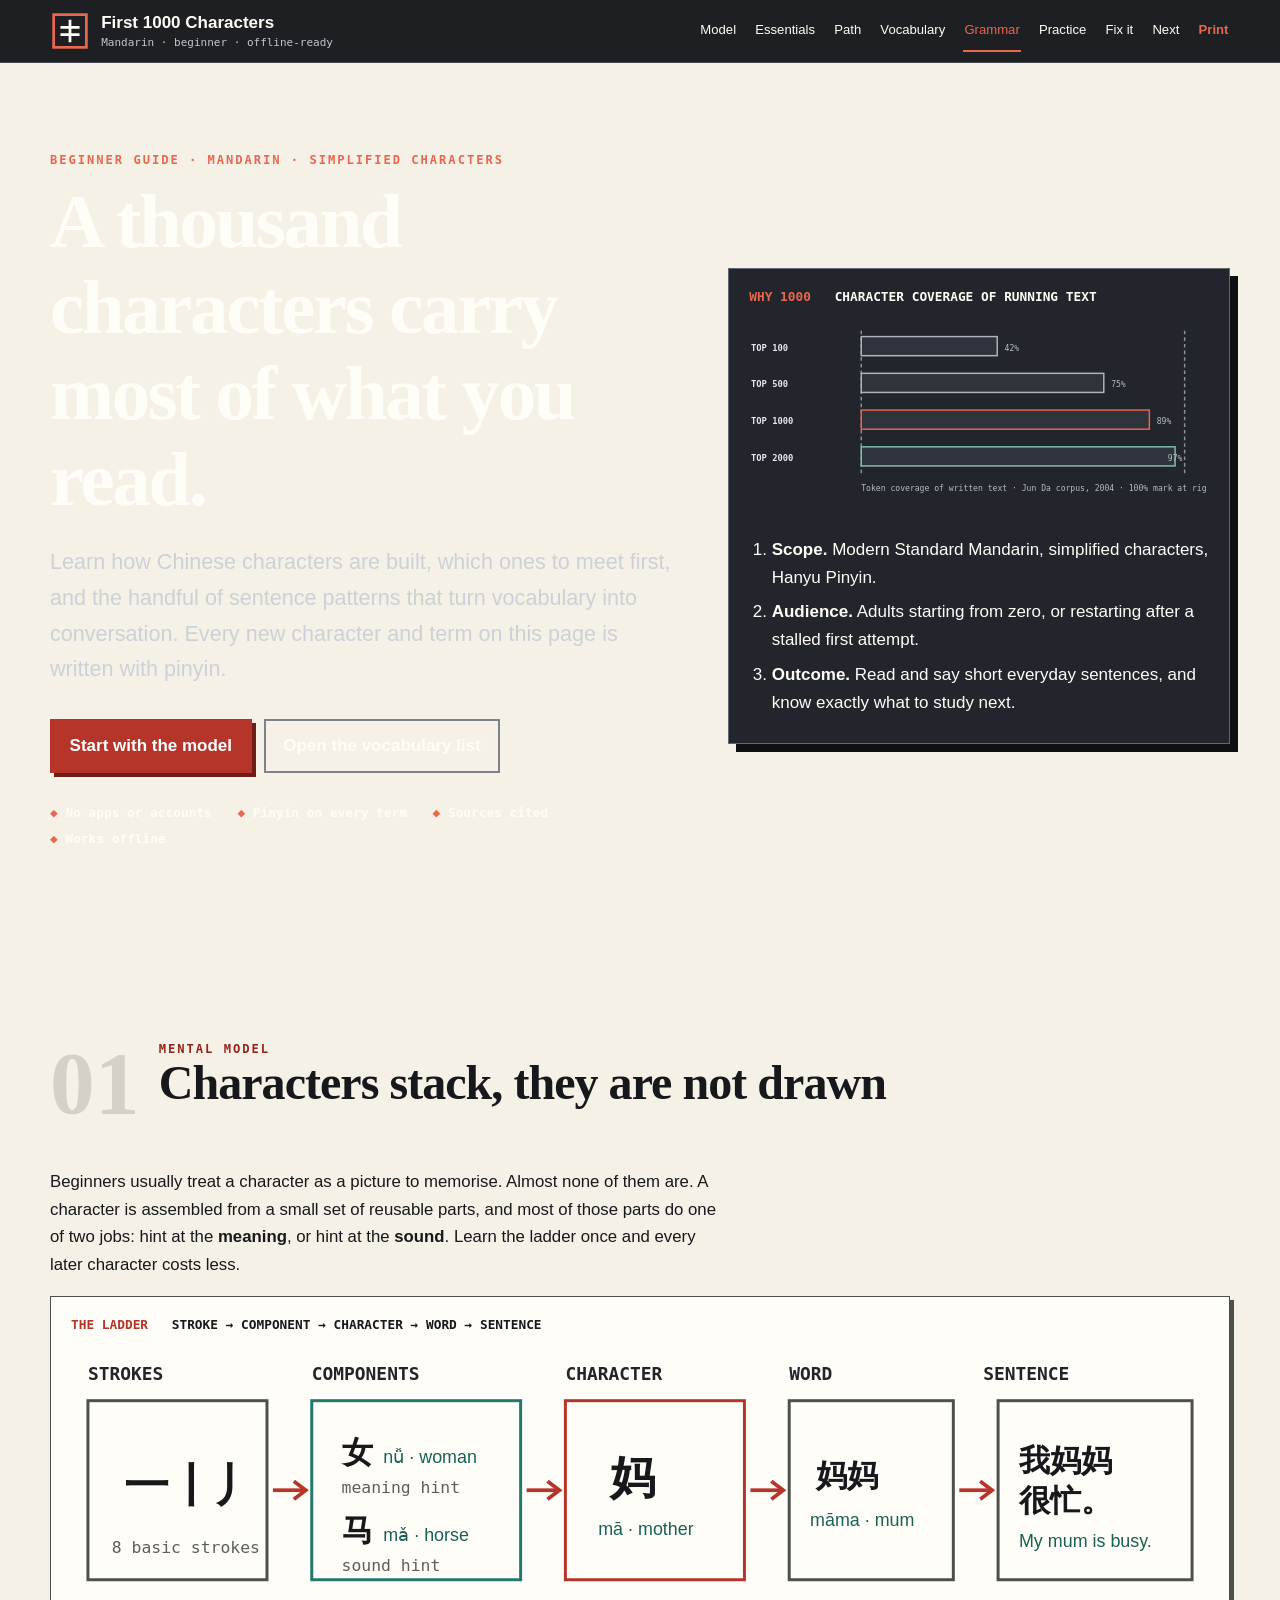
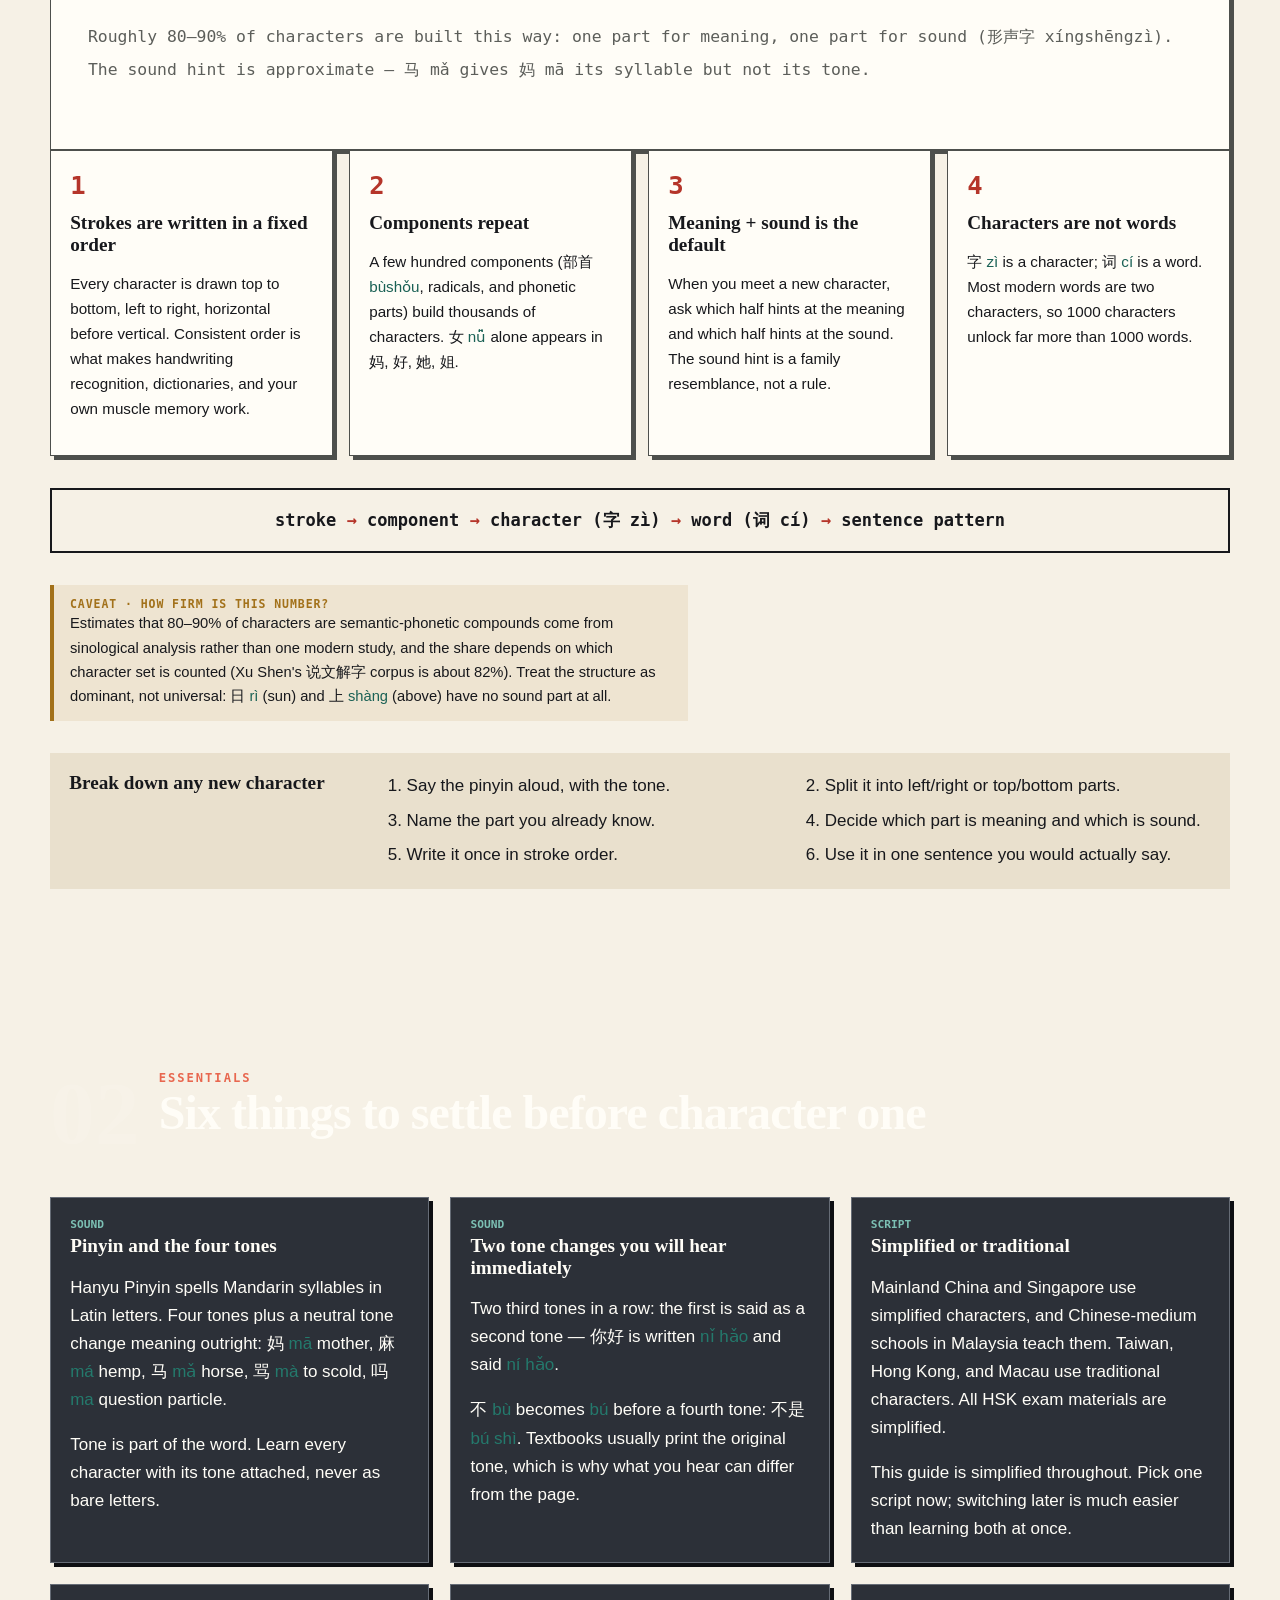
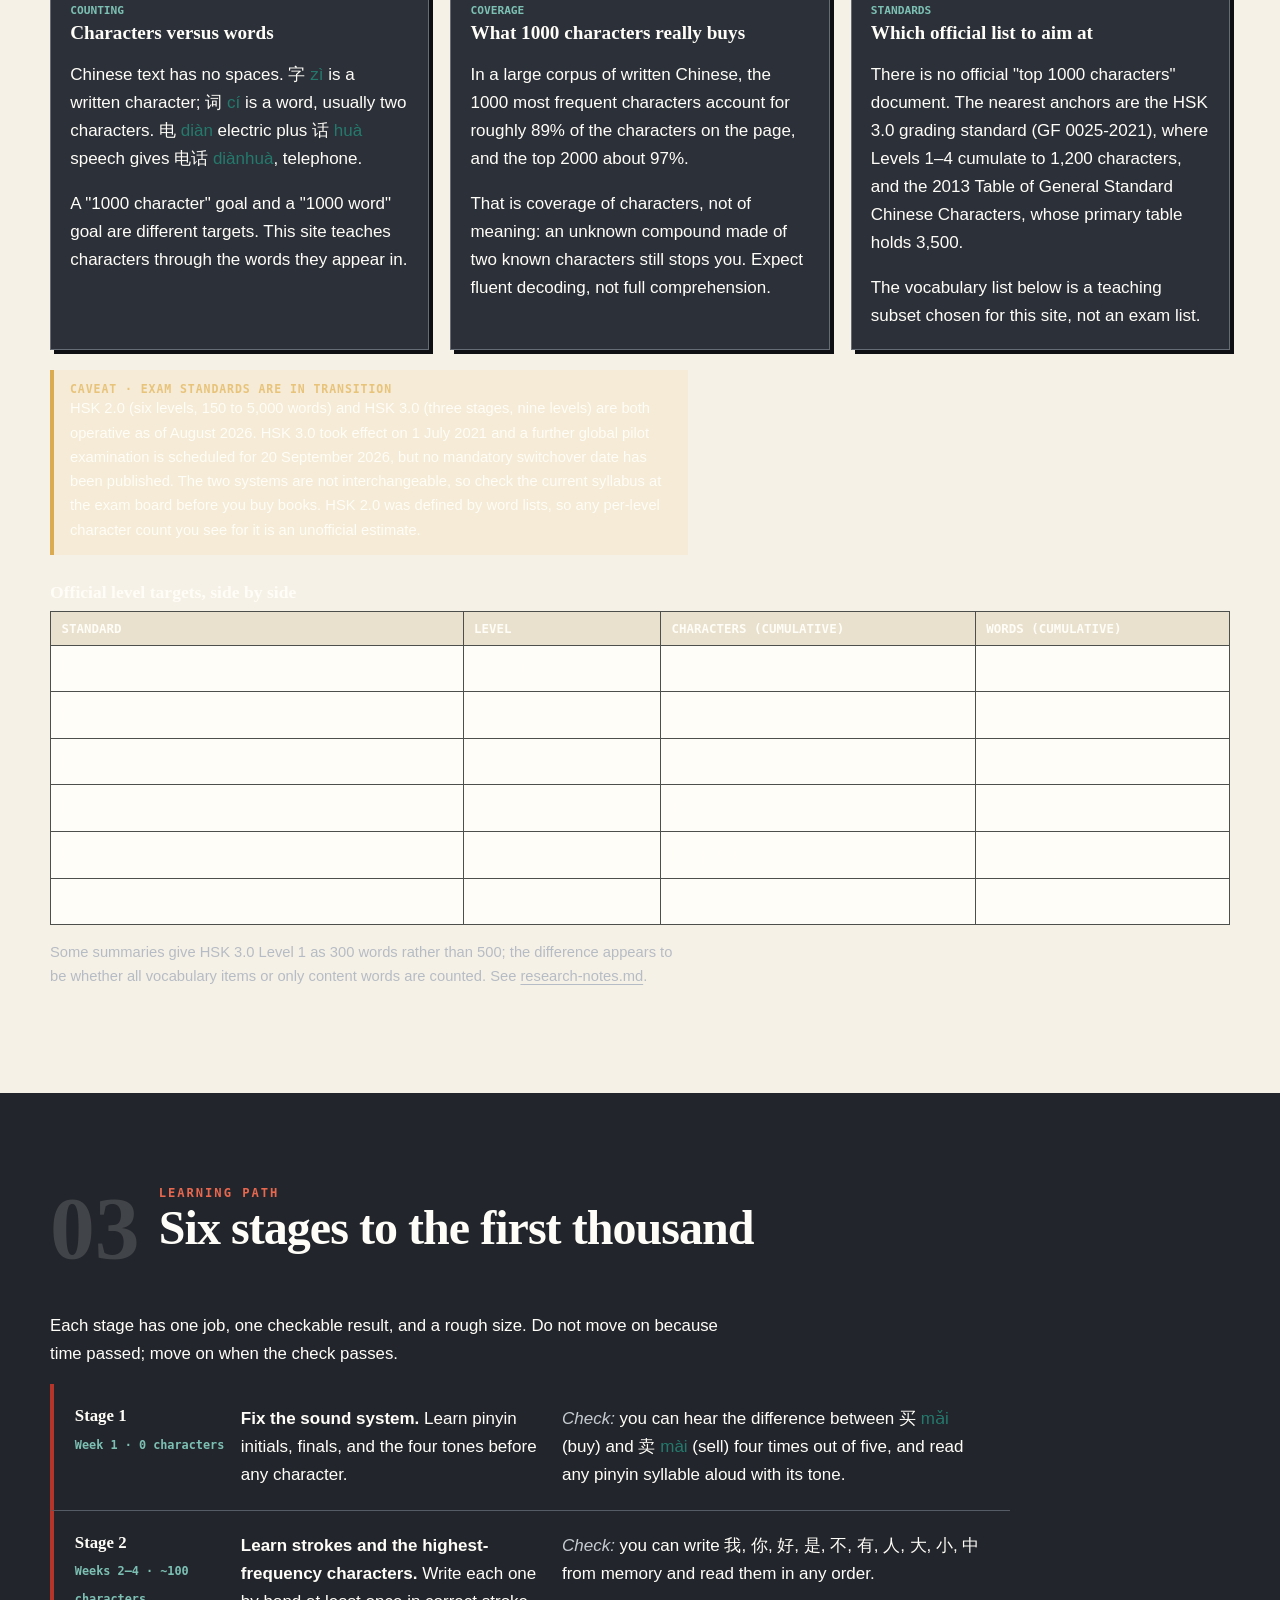
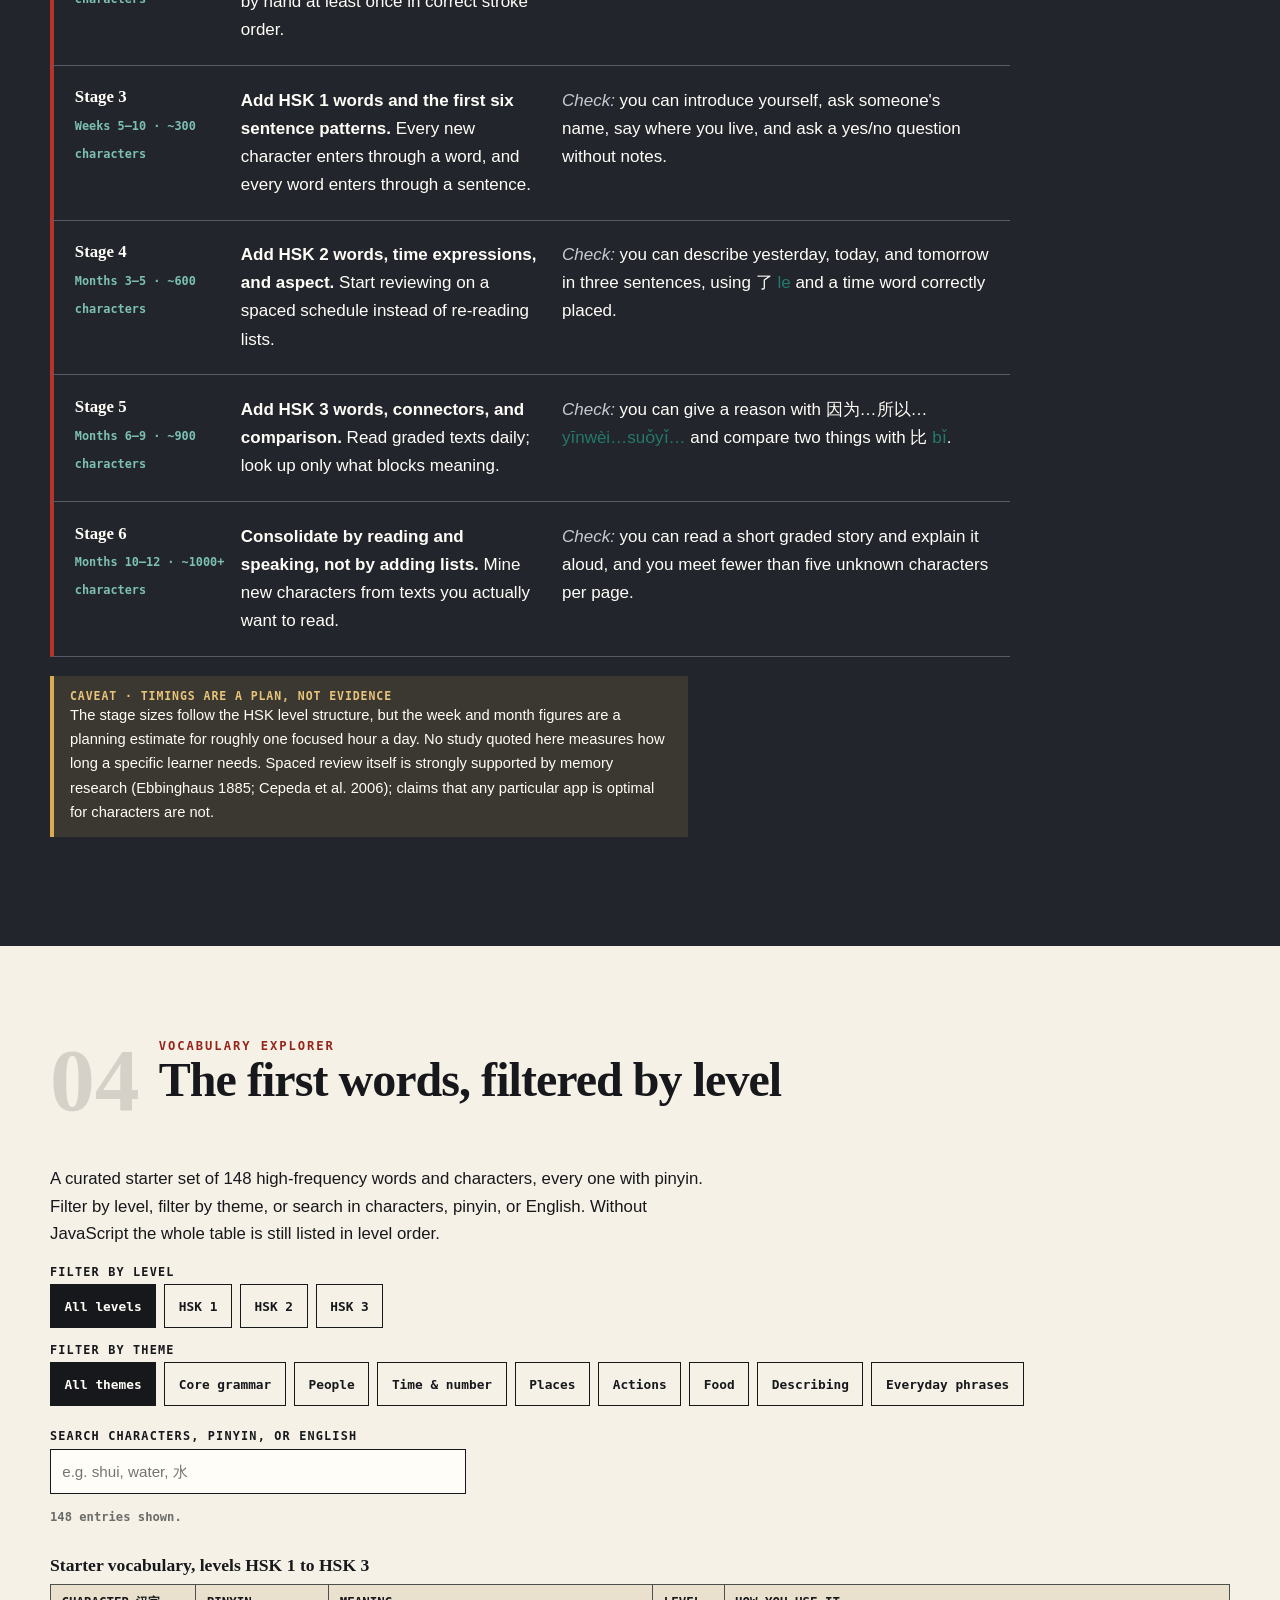
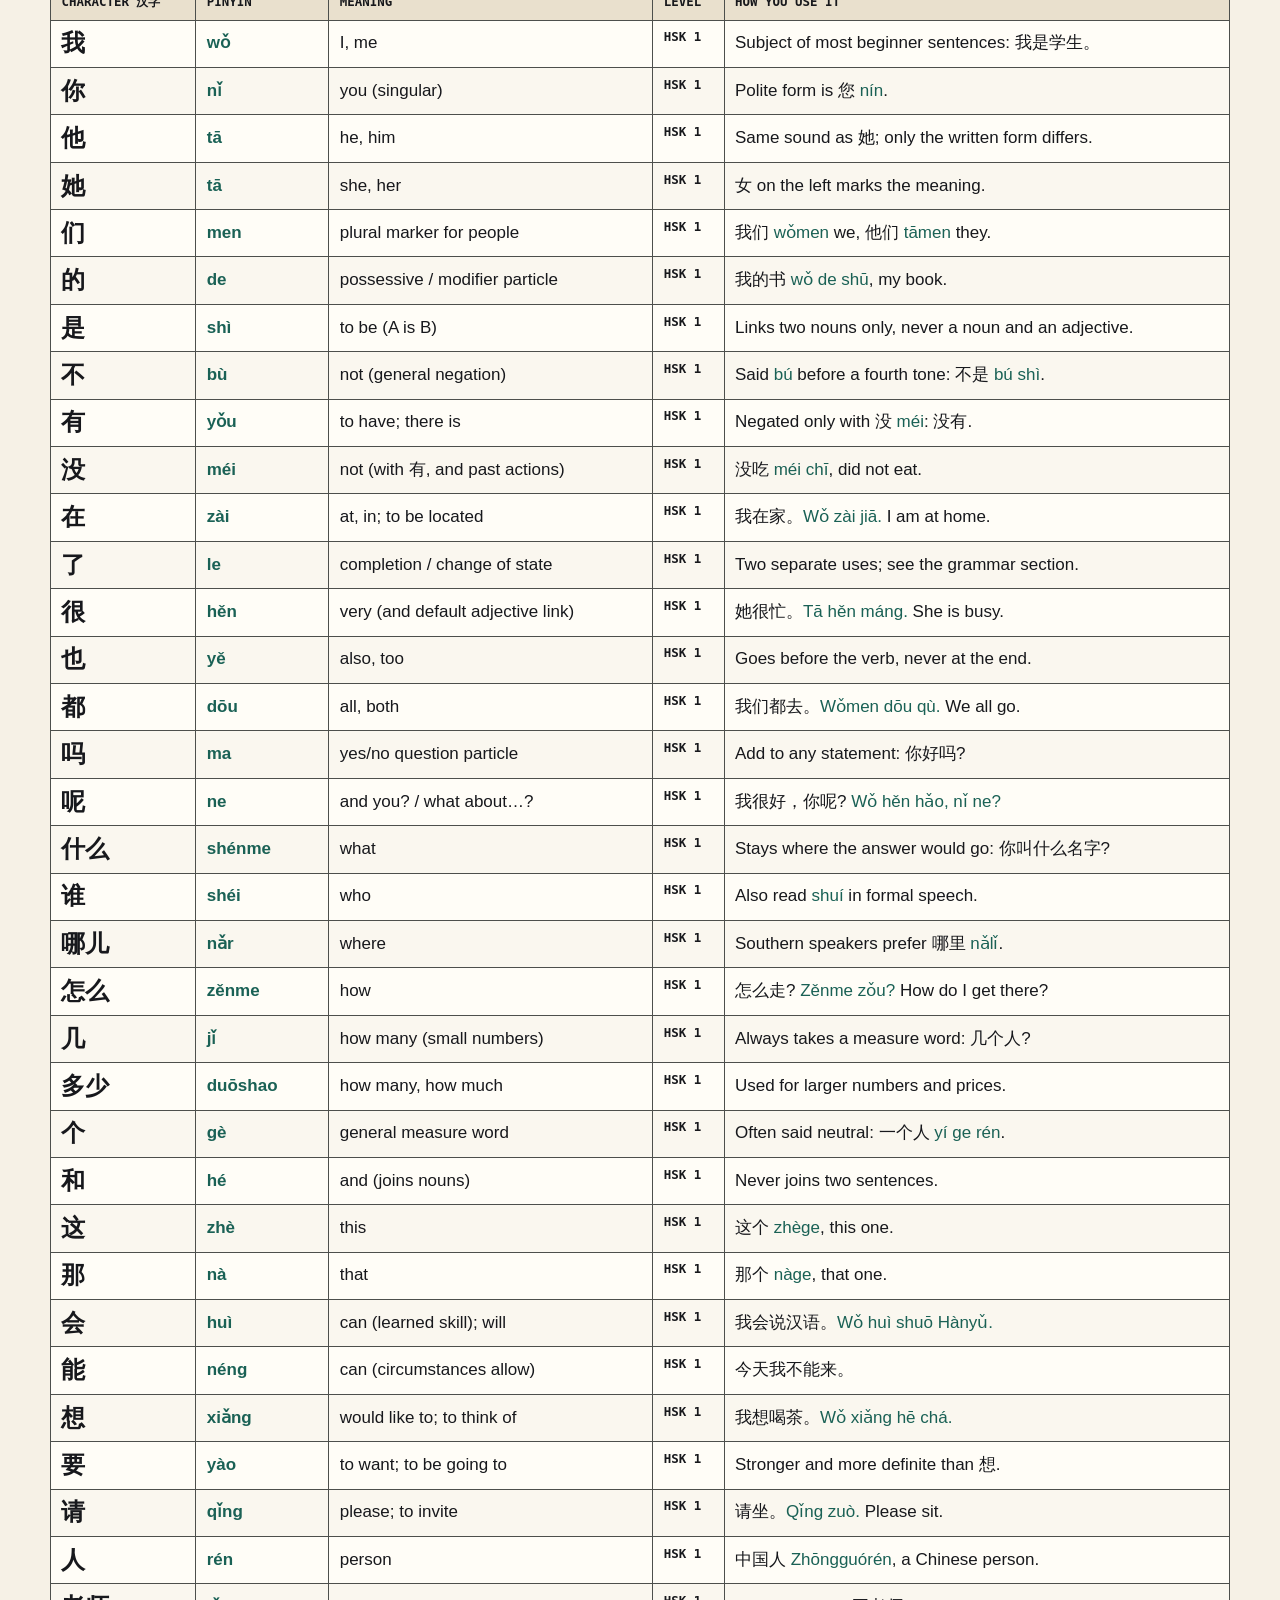
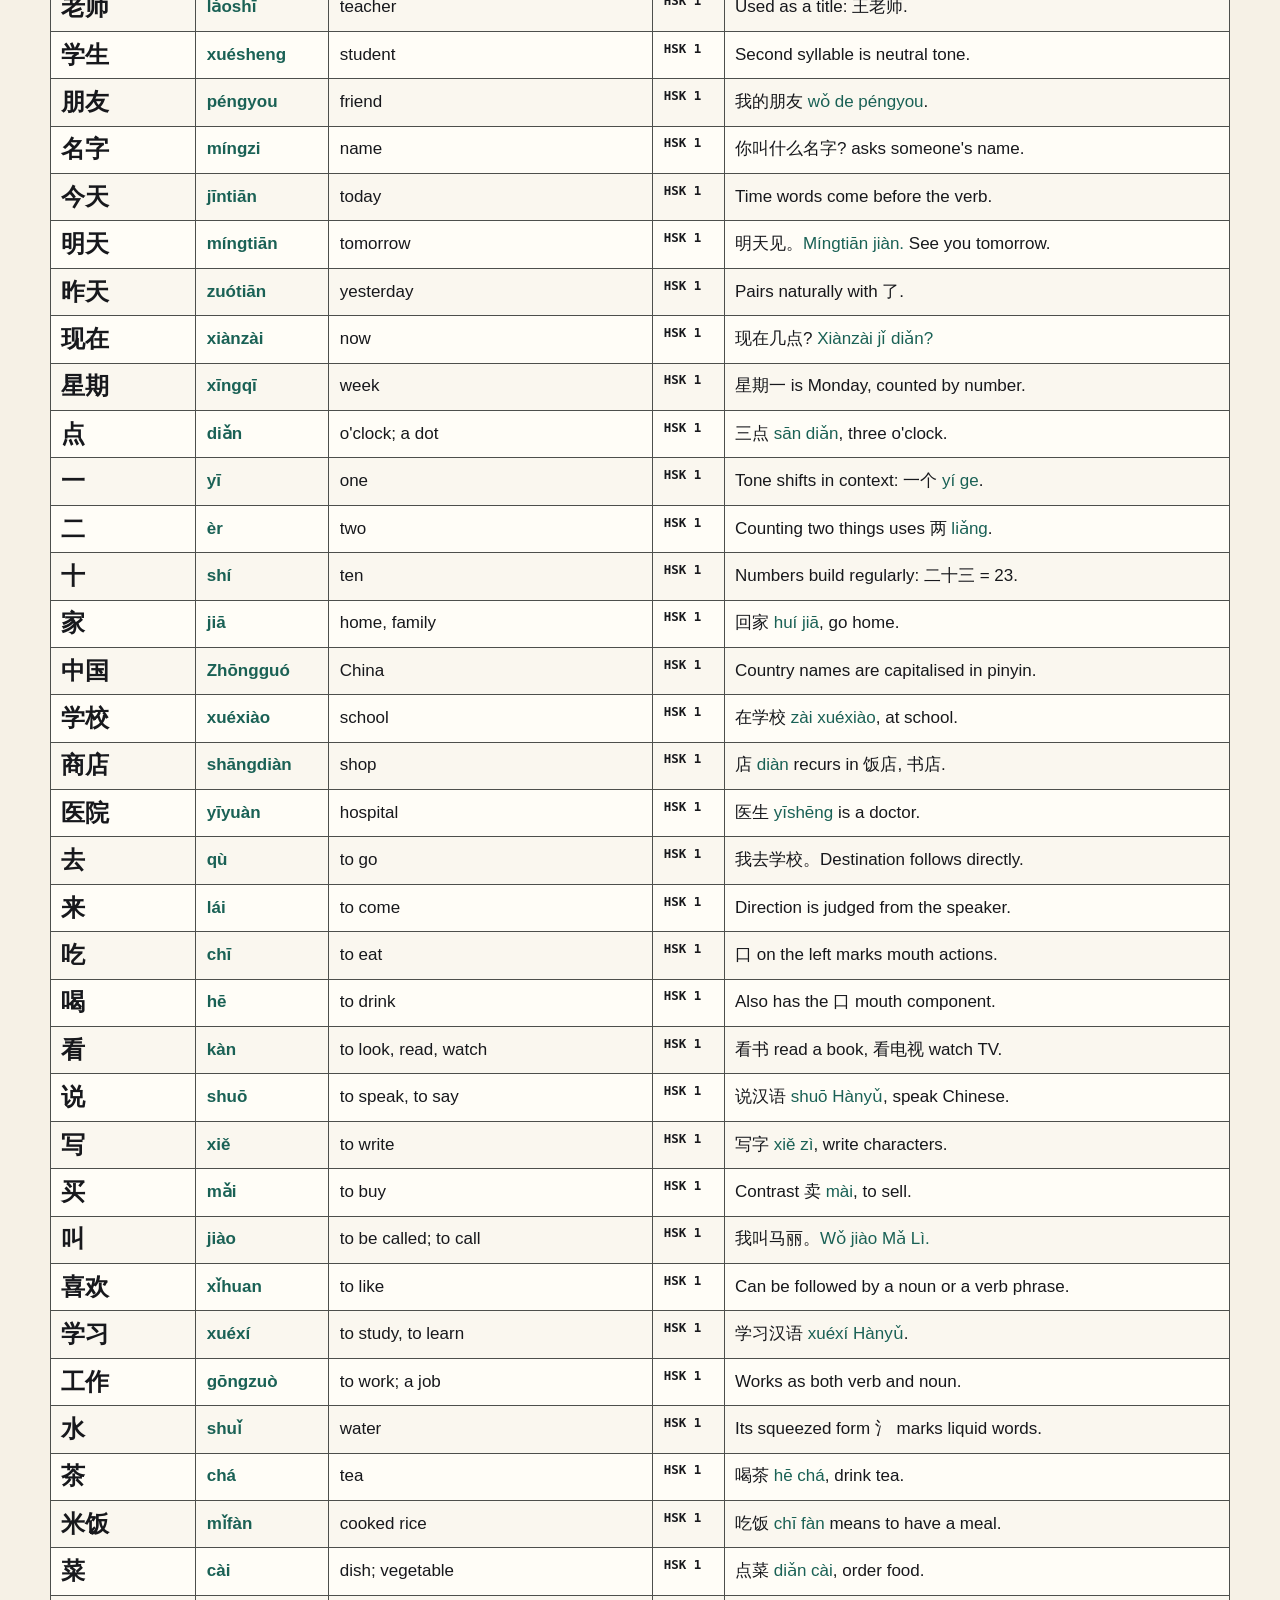
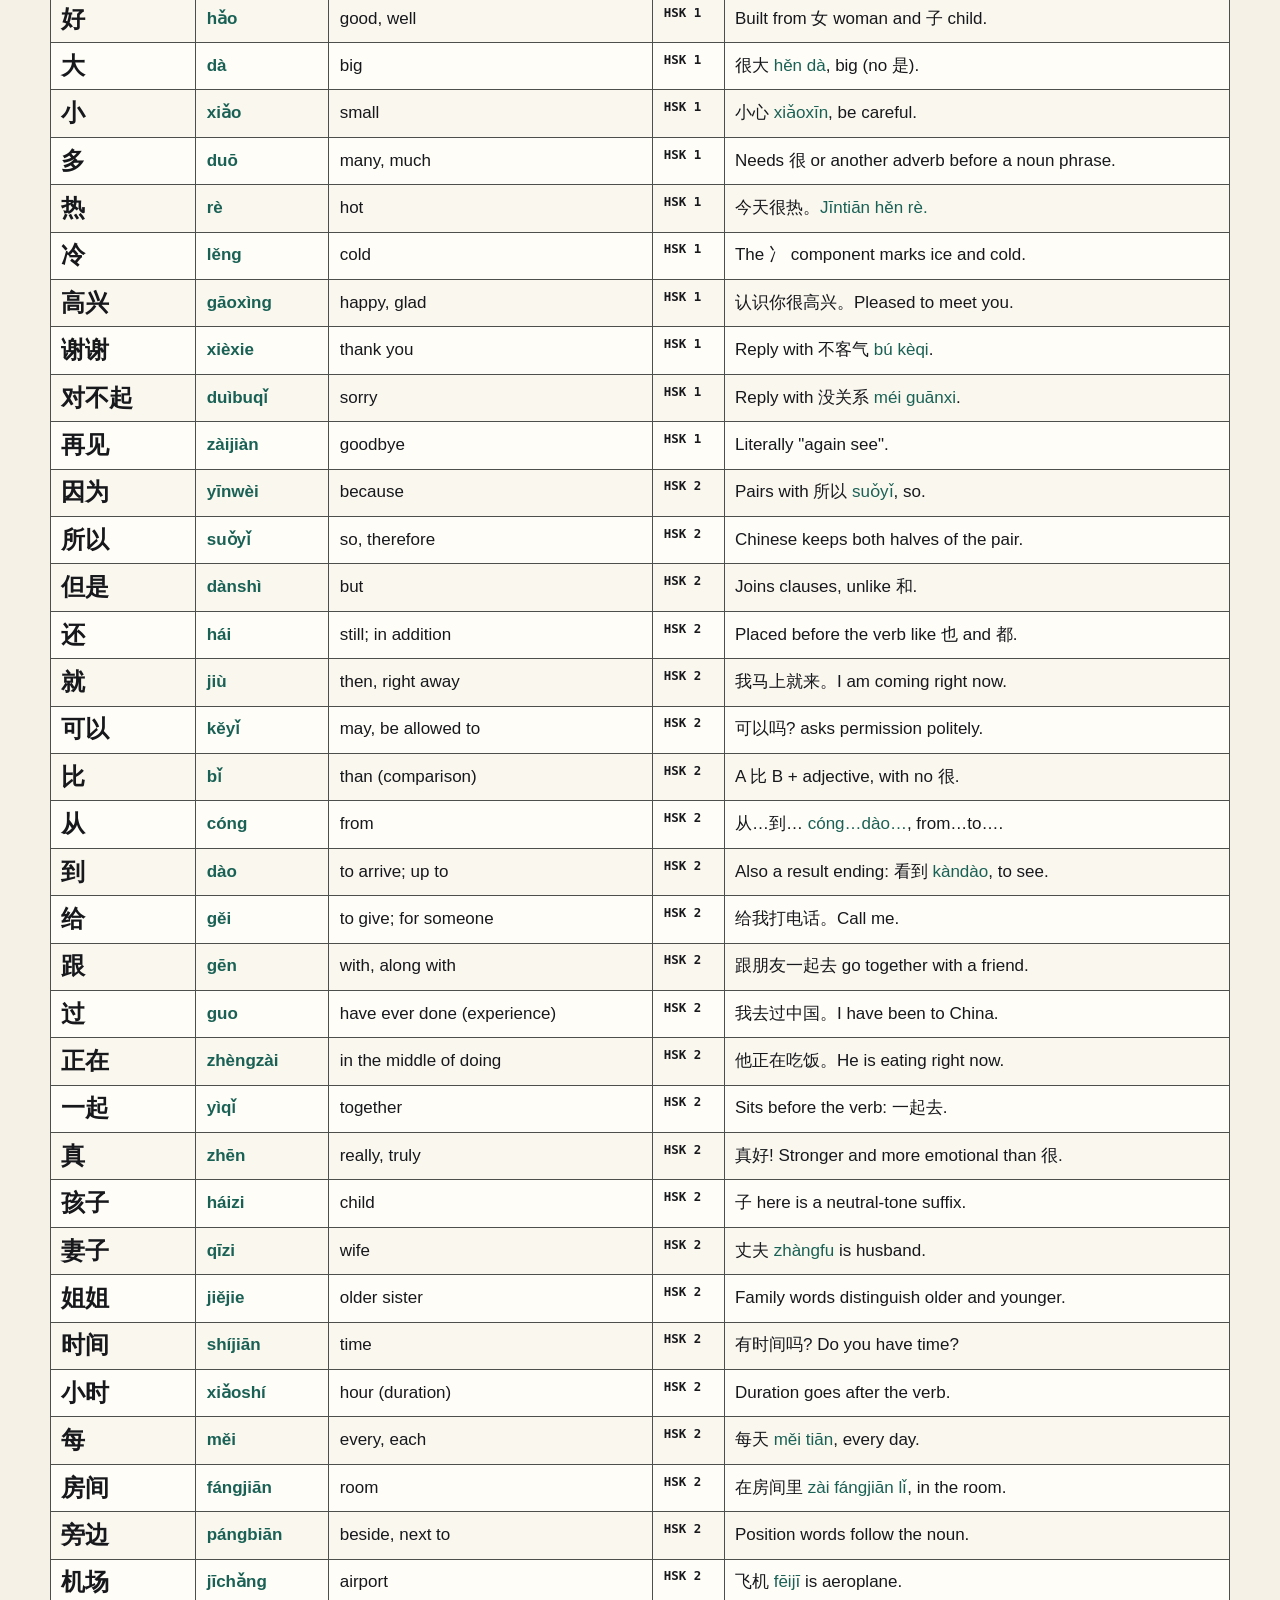
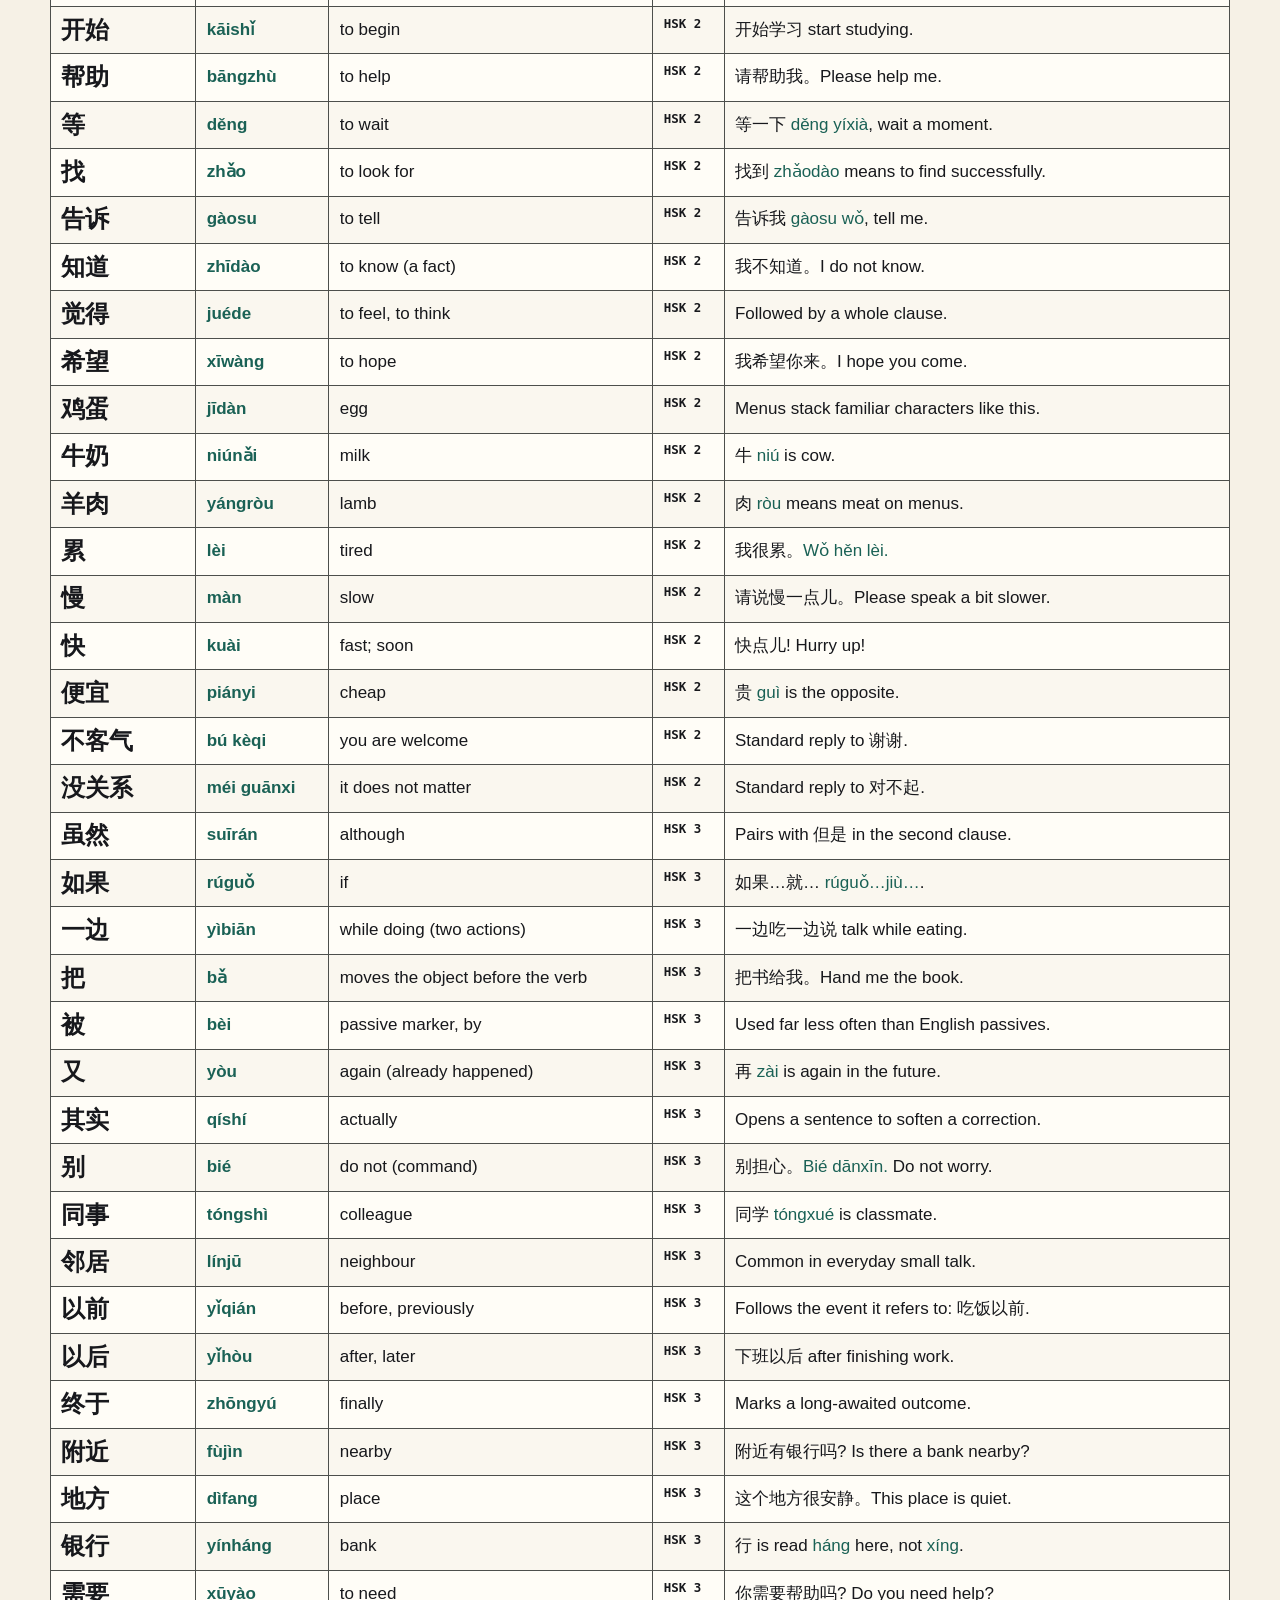
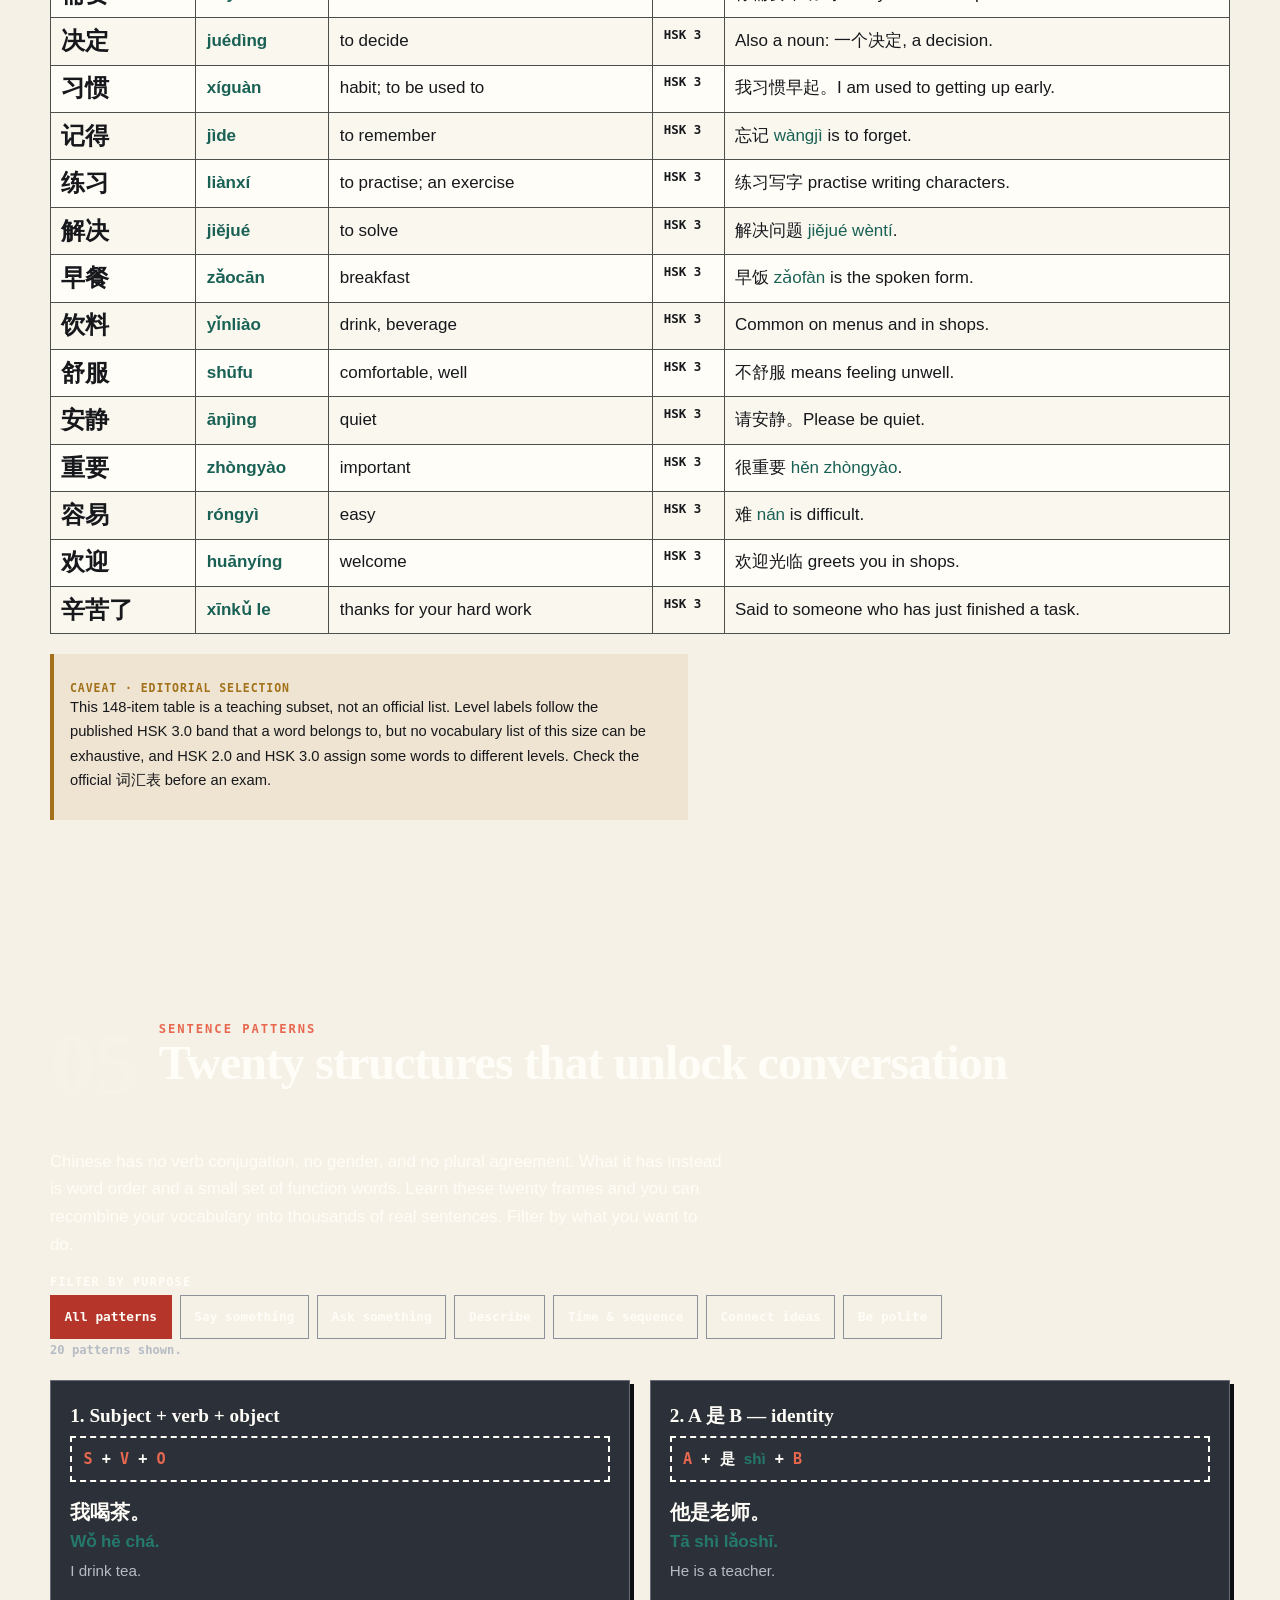
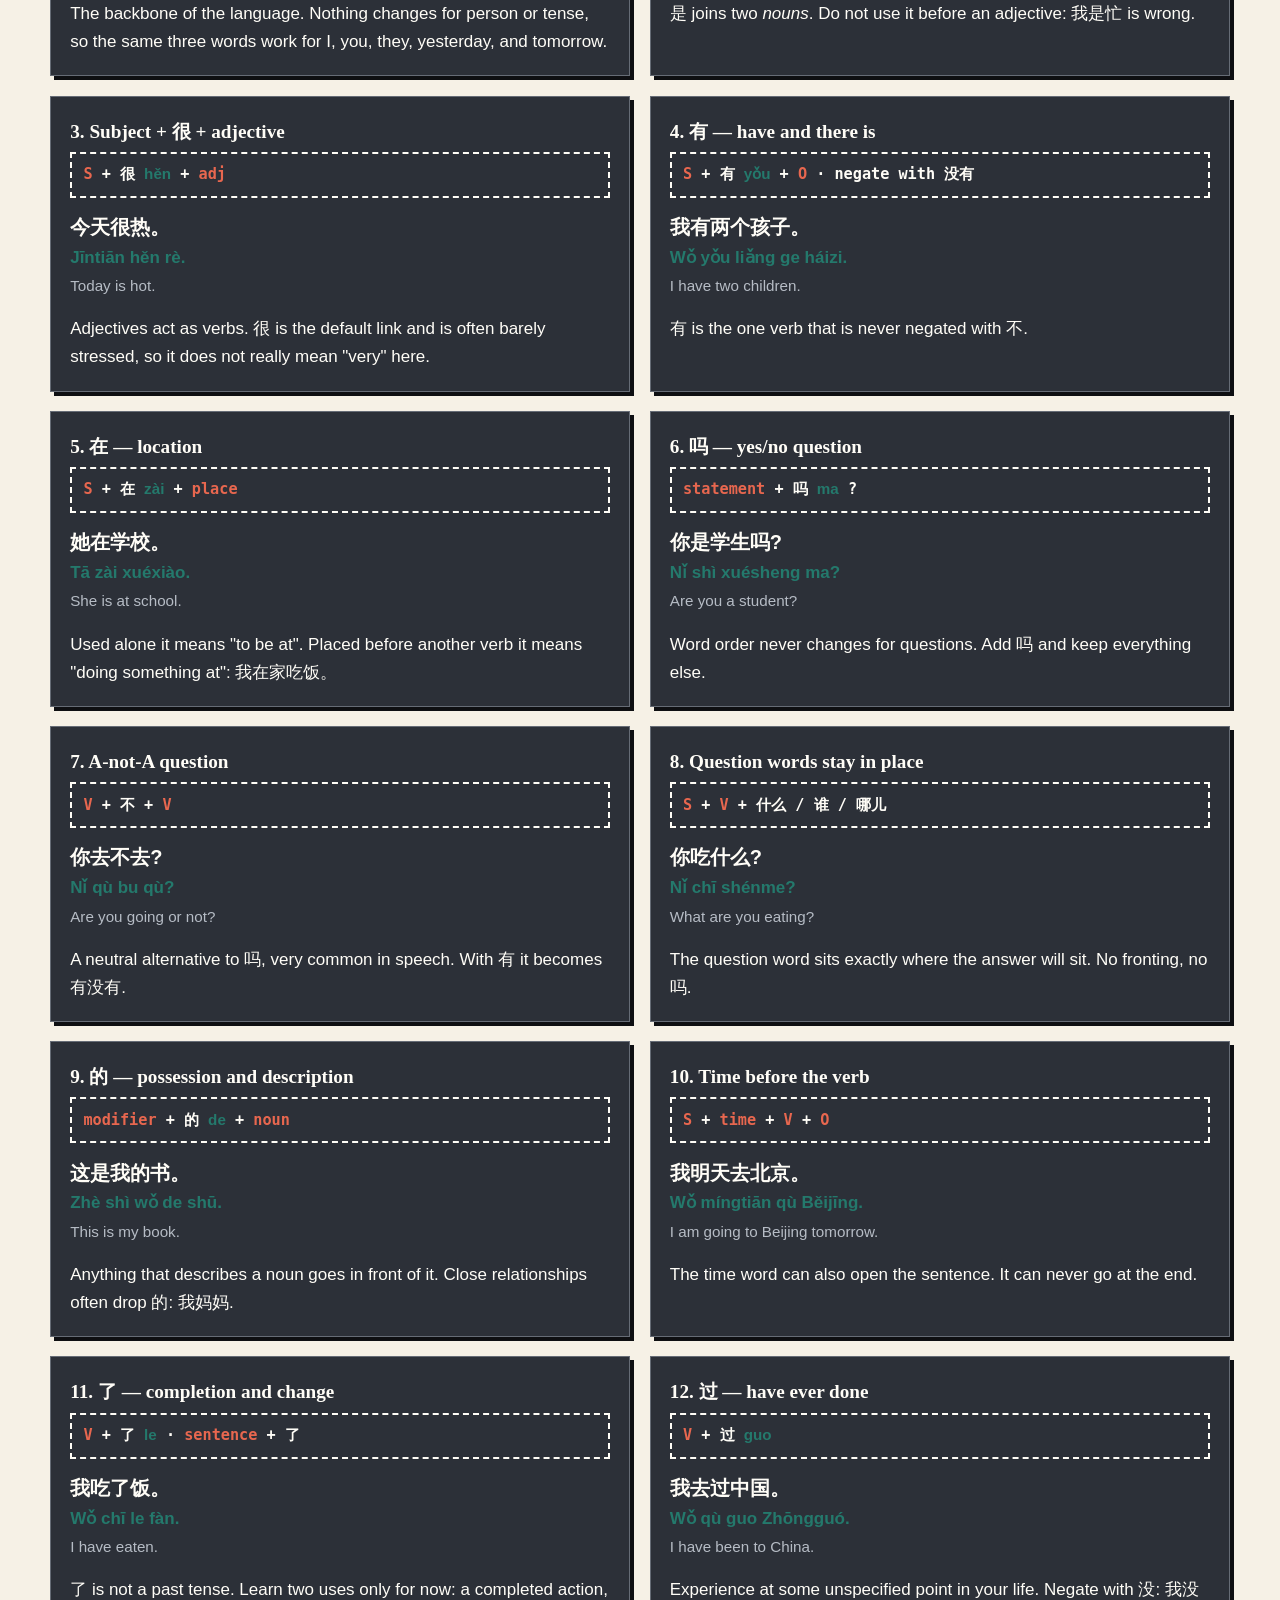
<file: index.html>
<!doctype html>
<html lang="en">
<head>
  <meta charset="utf-8">
  <meta name="viewport" content="width=device-width, initial-scale=1">
  <meta name="description" content="An offline beginner guide to the first 1000 characters of Mandarin Chinese: a mental model for how characters work, a filterable vocabulary list with pinyin, core grammar patterns, and a printable quick guide.">
  <title>First 1000 Characters — A Beginner's Guide to Mandarin Chinese</title>
  <link rel="stylesheet" href="styles.css">
  <script src="script.js" defer></script>
</head>
<body>
  <a class="skip-link" href="#main">Skip to the guide</a>
  <header class="site-header">
    <a class="brand" href="#start" aria-label="First 1000 Characters, back to start">
      <svg class="brand-mark" viewBox="0 0 44 44" aria-hidden="true" focusable="false">
        <rect x="4" y="4" width="36" height="36"></rect>
        <path d="M22 11v22M13 18h18M13 26h18"></path>
      </svg>
      <span><strong>First 1000 Characters</strong><small>Mandarin · beginner · offline-ready</small></span>
    </a>
    <nav class="wide-nav" aria-label="Primary">
      <a href="#model">Model</a><a href="#essentials">Essentials</a><a href="#path">Path</a>
      <a href="#vocabulary">Vocabulary</a><a href="#grammar">Grammar</a><a href="#practice">Practice</a>
      <a href="#fix-it">Fix it</a><a href="#next">Next</a><a class="print-link" href="print-guide.html">Print</a>
    </nav>
    <a class="compact-print" href="print-guide.html">Print guide</a>
    <details class="jump-menu">
      <summary>Jump to section</summary>
      <nav aria-label="Section menu">
        <a href="#start">Start</a><a href="#model">Mental model</a><a href="#essentials">Essentials</a>
        <a href="#path">Learning path</a><a href="#vocabulary">Vocabulary</a><a href="#grammar">Grammar</a>
        <a href="#practice">Practice</a><a href="#options">Other routes</a><a href="#fix-it">Fix it</a>
        <a href="#next">Next steps</a><a href="print-guide.html">Print guide</a>
      </nav>
    </details>
  </header>

  <main id="main">
    <section class="hero dark-section" id="start" aria-labelledby="hero-title">
      <div class="hero-copy">
        <p class="eyebrow">Beginner guide · Mandarin · simplified characters</p>
        <h1 id="hero-title">A thousand characters carry most of what you read.</h1>
        <p class="deck">Learn how Chinese characters are built, which ones to meet first, and the handful of sentence patterns that turn vocabulary into conversation. Every new character and term on this page is written with pinyin.</p>
        <div class="actions">
          <a class="button primary" href="#model">Start with the model</a>
          <a class="button ghost" href="#vocabulary">Open the vocabulary list</a>
        </div>
        <ul class="trust-row" aria-label="Guide features">
          <li>No apps or accounts</li>
          <li>Pinyin on every term</li>
          <li>Sources cited</li>
          <li>Works offline</li>
        </ul>
      </div>
      <figure class="stack-figure">
        <figcaption><span>Why 1000</span> Character coverage of running text</figcaption>
        <div class="diagram-scroll" tabindex="0" role="group" aria-label="Scrollable coverage chart">
          <svg viewBox="0 0 620 260" role="img" aria-labelledby="coverage-title coverage-desc">
            <title id="coverage-title">How much written Chinese the most frequent characters cover</title>
            <desc id="coverage-desc">Knowing the 100 most frequent characters covers about 42 percent of character tokens in running text, the top 500 about 75 percent, the top 1000 about 89 percent, and the top 2000 about 97 percent.</desc>
            <line class="dgm-tick" x1="150" y1="20" x2="150" y2="215"></line>
            <line class="dgm-tick" x1="590" y1="20" x2="590" y2="215"></line>
            <g class="dgm-label">
              <text x="0" y="47">TOP 100</text>
              <text x="0" y="97">TOP 500</text>
              <text x="0" y="147">TOP 1000</text>
              <text x="0" y="197">TOP 2000</text>
            </g>
            <g>
              <rect class="dgm-box" x="150" y="28" width="185" height="26"></rect>
              <rect class="dgm-box" x="150" y="78" width="330" height="26"></rect>
              <rect class="dgm-box accent" x="150" y="128" width="392" height="26"></rect>
              <rect class="dgm-box jade" x="150" y="178" width="427" height="26"></rect>
            </g>
            <g class="dgm-note">
              <text x="345" y="47">42%</text>
              <text x="490" y="97">75%</text>
              <text x="552" y="147">89%</text>
              <text x="587" y="197" text-anchor="end">97%</text>
              <text x="150" y="238">Token coverage of written text · Jun Da corpus, 2004 · 100% mark at right</text>
            </g>
          </svg>
        </div>
        <ol class="callouts">
          <li><b>Scope.</b> Modern Standard Mandarin, simplified characters, Hanyu Pinyin.</li>
          <li><b>Audience.</b> Adults starting from zero, or restarting after a stalled first attempt.</li>
          <li><b>Outcome.</b> Read and say short everyday sentences, and know exactly what to study next.</li>
        </ol>
      </figure>
    </section>

    <section class="paper-section" id="model" aria-labelledby="model-title">
      <div class="section-heading"><span>01</span><div><p class="eyebrow">Mental model</p><h2 id="model-title">Characters stack, they are not drawn</h2></div></div>
      <p class="lede">Beginners usually treat a character as a picture to memorise. Almost none of them are. A character is assembled from a small set of reusable parts, and most of those parts do one of two jobs: hint at the <strong>meaning</strong>, or hint at the <strong>sound</strong>. Learn the ladder once and every later character costs less.</p>

      <figure class="stack-figure on-paper">
        <figcaption><span>The ladder</span> Stroke → component → character → word → sentence</figcaption>
        <div class="diagram-scroll" tabindex="0" role="group" aria-label="Scrollable character-building diagram">
          <svg viewBox="0 0 760 250" role="img" aria-labelledby="ladder-title ladder-desc">
            <title id="ladder-title">How a Chinese character is assembled</title>
            <desc id="ladder-desc">Strokes combine into components. The meaning component 女, nǚ, woman, joins the sound component 马, mǎ, horse, to form the character 妈, mā, mother. That character doubles into the word 妈妈, māma, mum, which appears in the sentence 我妈妈很忙, wǒ māma hěn máng, my mum is very busy.</desc>
            <g class="dgm-label">
              <text x="10" y="24">STROKES</text>
              <text x="160" y="24">COMPONENTS</text>
              <text x="330" y="24">CHARACTER</text>
              <text x="480" y="24">WORD</text>
              <text x="610" y="24">SENTENCE</text>
            </g>
            <rect class="dgm-box" x="10" y="38" width="120" height="120"></rect>
            <text class="dgm-han" x="34" y="105">一丨丿</text>
            <text class="dgm-note" x="26" y="140">8 basic strokes</text>

            <rect class="dgm-box jade" x="160" y="38" width="140" height="120"></rect>
            <text class="dgm-han small" x="180" y="80">女</text>
            <text class="dgm-py" x="208" y="80">nǚ · woman</text>
            <text class="dgm-note" x="180" y="100">meaning hint</text>
            <text class="dgm-han small" x="180" y="132">马</text>
            <text class="dgm-py" x="208" y="132">mǎ · horse</text>
            <text class="dgm-note" x="180" y="152">sound hint</text>

            <rect class="dgm-box accent" x="330" y="38" width="120" height="120"></rect>
            <text class="dgm-han" x="360" y="100">妈</text>
            <text class="dgm-py" x="352" y="128">mā · mother</text>

            <rect class="dgm-box" x="480" y="38" width="110" height="120"></rect>
            <text class="dgm-han small" x="498" y="95">妈妈</text>
            <text class="dgm-py" x="494" y="122">māma · mum</text>

            <rect class="dgm-box" x="620" y="38" width="130" height="120"></rect>
            <text class="dgm-han small" x="634" y="85">我妈妈</text>
            <text class="dgm-han small" x="634" y="112">很忙。</text>
            <text class="dgm-py" x="634" y="136">My mum is busy.</text>

            <g class="dgm-arrow">
              <path d="M134 98 H154"></path><path d="M148 92 l8 6 -8 6"></path>
              <path d="M304 98 H324"></path><path d="M318 92 l8 6 -8 6"></path>
              <path d="M454 98 H474"></path><path d="M468 92 l8 6 -8 6"></path>
              <path d="M594 98 H614"></path><path d="M608 92 l8 6 -8 6"></path>
            </g>
            <text class="dgm-note" x="10" y="200">Roughly 80–90% of characters are built this way: one part for meaning, one part for sound (形声字 xíngshēngzì).</text>
            <text class="dgm-note" x="10" y="222">The sound hint is approximate — 马 mǎ gives 妈 mā its syllable but not its tone.</text>
          </svg>
        </div>
      </figure>

      <div class="rule-grid">
        <article><b>1</b><h3>Strokes are written in a fixed order</h3><p>Every character is drawn top to bottom, left to right, horizontal before vertical. Consistent order is what makes handwriting recognition, dictionaries, and your own muscle memory work.</p></article>
        <article><b>2</b><h3>Components repeat</h3><p>A few hundred components (部首 <span class="py">bùshǒu</span>, radicals, and phonetic parts) build thousands of characters. 女 <span class="py">nǚ</span> alone appears in 妈, 好, 她, 姐.</p></article>
        <article><b>3</b><h3>Meaning + sound is the default</h3><p>When you meet a new character, ask which half hints at the meaning and which half hints at the sound. The sound hint is a family resemblance, not a rule.</p></article>
        <article><b>4</b><h3>Characters are not words</h3><p>字 <span class="py">zì</span> is a character; 词 <span class="py">cí</span> is a word. Most modern words are two characters, so 1000 characters unlock far more than 1000 words.</p></article>
      </div>

      <p class="formula"><strong>stroke</strong> <span>→</span> <strong>component</strong> <span>→</span> <strong>character (字 zì)</strong> <span>→</span> <strong>word (词 cí)</strong> <span>→</span> <strong>sentence pattern</strong></p>

      <div class="caveat">
        <b>Caveat · how firm is this number?</b>
        Estimates that 80–90% of characters are semantic-phonetic compounds come from sinological analysis rather than one modern study, and the share depends on which character set is counted (Xu Shen's 说文解字 corpus is about 82%). Treat the structure as dominant, not universal: 日 <span class="py">rì</span> (sun) and 上 <span class="py">shàng</span> (above) have no sound part at all.
      </div>

      <div class="check-panel">
        <h3>Break down any new character</h3>
        <ol>
          <li>Say the pinyin aloud, with the tone.</li>
          <li>Split it into left/right or top/bottom parts.</li>
          <li>Name the part you already know.</li>
          <li>Decide which part is meaning and which is sound.</li>
          <li>Write it once in stroke order.</li>
          <li>Use it in one sentence you would actually say.</li>
        </ol>
      </div>
    </section>

    <section class="dark-section" id="essentials" aria-labelledby="essentials-title">
      <div class="section-heading"><span>02</span><div><p class="eyebrow">Essentials</p><h2 id="essentials-title">Six things to settle before character one</h2></div></div>
      <div class="three-col">
        <article class="card">
          <p class="tag">Sound</p>
          <h3>Pinyin and the four tones</h3>
          <p>Hanyu Pinyin spells Mandarin syllables in Latin letters. Four tones plus a neutral tone change meaning outright: 妈 <span class="py">mā</span> mother, 麻 <span class="py">má</span> hemp, 马 <span class="py">mǎ</span> horse, 骂 <span class="py">mà</span> to scold, 吗 <span class="py">ma</span> question particle.</p>
          <p>Tone is part of the word. Learn every character with its tone attached, never as bare letters.</p>
        </article>
        <article class="card">
          <p class="tag">Sound</p>
          <h3>Two tone changes you will hear immediately</h3>
          <p>Two third tones in a row: the first is said as a second tone — 你好 is written <span class="py">nǐ hǎo</span> and said <span class="py">ní hǎo</span>.</p>
          <p>不 <span class="py">bù</span> becomes <span class="py">bú</span> before a fourth tone: 不是 <span class="py">bú shì</span>. Textbooks usually print the original tone, which is why what you hear can differ from the page.</p>
        </article>
        <article class="card">
          <p class="tag">Script</p>
          <h3>Simplified or traditional</h3>
          <p>Mainland China and Singapore use simplified characters, and Chinese-medium schools in Malaysia teach them. Taiwan, Hong Kong, and Macau use traditional characters. All HSK exam materials are simplified.</p>
          <p>This guide is simplified throughout. Pick one script now; switching later is much easier than learning both at once.</p>
        </article>
        <article class="card">
          <p class="tag">Counting</p>
          <h3>Characters versus words</h3>
          <p>Chinese text has no spaces. 字 <span class="py">zì</span> is a written character; 词 <span class="py">cí</span> is a word, usually two characters. 电 <span class="py">diàn</span> electric plus 话 <span class="py">huà</span> speech gives 电话 <span class="py">diànhuà</span>, telephone.</p>
          <p>A "1000 character" goal and a "1000 word" goal are different targets. This site teaches characters through the words they appear in.</p>
        </article>
        <article class="card">
          <p class="tag">Coverage</p>
          <h3>What 1000 characters really buys</h3>
          <p>In a large corpus of written Chinese, the 1000 most frequent characters account for roughly 89% of the characters on the page, and the top 2000 about 97%.</p>
          <p>That is coverage of characters, not of meaning: an unknown compound made of two known characters still stops you. Expect fluent decoding, not full comprehension.</p>
        </article>
        <article class="card">
          <p class="tag">Standards</p>
          <h3>Which official list to aim at</h3>
          <p>There is no official "top 1000 characters" document. The nearest anchors are the HSK 3.0 grading standard (GF 0025-2021), where Levels 1–4 cumulate to 1,200 characters, and the 2013 Table of General Standard Chinese Characters, whose primary table holds 3,500.</p>
          <p>The vocabulary list below is a teaching subset chosen for this site, not an exam list.</p>
        </article>
      </div>

      <div class="caveat">
        <b>Caveat · exam standards are in transition</b>
        HSK 2.0 (six levels, 150 to 5,000 words) and HSK 3.0 (three stages, nine levels) are both operative as of August 2026. HSK 3.0 took effect on 1 July 2021 and a further global pilot examination is scheduled for 20 September 2026, but no mandatory switchover date has been published. The two systems are not interchangeable, so check the current syllabus at the exam board before you buy books. HSK 2.0 was defined by word lists, so any per-level character count you see for it is an unofficial estimate.
      </div>

      <div class="table-wrap">
        <p class="swipe-note">Swipe the table sideways to see every column.</p>
        <table>
          <caption>Official level targets, side by side</caption>
          <thead>
            <tr><th scope="col">Standard</th><th scope="col">Level</th><th scope="col">Characters (cumulative)</th><th scope="col">Words (cumulative)</th></tr>
          </thead>
          <tbody>
            <tr><th scope="row">HSK 3.0 (GF 0025-2021)</th><td>Level 1</td><td>300</td><td>500</td></tr>
            <tr><th scope="row">HSK 3.0</th><td>Level 2</td><td>600</td><td>1,272</td></tr>
            <tr><th scope="row">HSK 3.0</th><td>Level 3</td><td>900</td><td>2,245</td></tr>
            <tr><th scope="row">HSK 3.0</th><td>Level 4</td><td>1,200</td><td>3,245</td></tr>
            <tr><th scope="row">HSK 2.0</th><td>Levels 1–3</td><td>Not published</td><td>150 / 300 / 600</td></tr>
            <tr><th scope="row">General Standard Table (2013)</th><td>Primary table</td><td>3,500</td><td>—</td></tr>
          </tbody>
        </table>
      </div>
      <p class="note">Some summaries give HSK 3.0 Level 1 as 300 words rather than 500; the difference appears to be whether all vocabulary items or only content words are counted. See <a href="research-notes.md">research-notes.md</a>.</p>
    </section>

    <section class="dark-section alt" id="path" aria-labelledby="path-title">
      <div class="section-heading"><span>03</span><div><p class="eyebrow">Learning path</p><h2 id="path-title">Six stages to the first thousand</h2></div></div>
      <p class="lede">Each stage has one job, one checkable result, and a rough size. Do not move on because time passed; move on when the check passes.</p>
      <ol class="learning-path">
        <li>
          <div><b>Stage 1</b><span class="stage-meta">Week 1 · 0 characters</span></div>
          <div><p><strong>Fix the sound system.</strong> Learn pinyin initials, finals, and the four tones before any character.</p></div>
          <div><p><em>Check:</em> you can hear the difference between 买 <span class="py">mǎi</span> (buy) and 卖 <span class="py">mài</span> (sell) four times out of five, and read any pinyin syllable aloud with its tone.</p></div>
        </li>
        <li>
          <div><b>Stage 2</b><span class="stage-meta">Weeks 2–4 · ~100 characters</span></div>
          <div><p><strong>Learn strokes and the highest-frequency characters.</strong> Write each one by hand at least once in correct stroke order.</p></div>
          <div><p><em>Check:</em> you can write 我, 你, 好, 是, 不, 有, 人, 大, 小, 中 from memory and read them in any order.</p></div>
        </li>
        <li>
          <div><b>Stage 3</b><span class="stage-meta">Weeks 5–10 · ~300 characters</span></div>
          <div><p><strong>Add HSK 1 words and the first six sentence patterns.</strong> Every new character enters through a word, and every word enters through a sentence.</p></div>
          <div><p><em>Check:</em> you can introduce yourself, ask someone's name, say where you live, and ask a yes/no question without notes.</p></div>
        </li>
        <li>
          <div><b>Stage 4</b><span class="stage-meta">Months 3–5 · ~600 characters</span></div>
          <div><p><strong>Add HSK 2 words, time expressions, and aspect.</strong> Start reviewing on a spaced schedule instead of re-reading lists.</p></div>
          <div><p><em>Check:</em> you can describe yesterday, today, and tomorrow in three sentences, using 了 <span class="py">le</span> and a time word correctly placed.</p></div>
        </li>
        <li>
          <div><b>Stage 5</b><span class="stage-meta">Months 6–9 · ~900 characters</span></div>
          <div><p><strong>Add HSK 3 words, connectors, and comparison.</strong> Read graded texts daily; look up only what blocks meaning.</p></div>
          <div><p><em>Check:</em> you can give a reason with 因为…所以… <span class="py">yīnwèi…suǒyǐ…</span> and compare two things with 比 <span class="py">bǐ</span>.</p></div>
        </li>
        <li>
          <div><b>Stage 6</b><span class="stage-meta">Months 10–12 · ~1000+ characters</span></div>
          <div><p><strong>Consolidate by reading and speaking, not by adding lists.</strong> Mine new characters from texts you actually want to read.</p></div>
          <div><p><em>Check:</em> you can read a short graded story and explain it aloud, and you meet fewer than five unknown characters per page.</p></div>
        </li>
      </ol>
      <div class="caveat">
        <b>Caveat · timings are a plan, not evidence</b>
        The stage sizes follow the HSK level structure, but the week and month figures are a planning estimate for roughly one focused hour a day. No study quoted here measures how long a specific learner needs. Spaced review itself is strongly supported by memory research (Ebbinghaus 1885; Cepeda et al. 2006); claims that any particular app is optimal for characters are not.
      </div>
    </section>

    <section class="paper-section" id="vocabulary" aria-labelledby="vocab-title">
      <div class="section-heading"><span>04</span><div><p class="eyebrow">Vocabulary explorer</p><h2 id="vocab-title">The first words, filtered by level</h2></div></div>
      <p class="lede">A curated starter set of 148 high-frequency words and characters, every one with pinyin. Filter by level, filter by theme, or search in characters, pinyin, or English. Without JavaScript the whole table is still listed in level order.</p>

      <div class="toolbar">
        <div>
          <p class="filter-label" id="level-filter-label">Filter by level</p>
          <div class="filters" role="group" aria-labelledby="level-filter-label">
            <button type="button" data-level-filter="all" aria-pressed="true" aria-controls="vocab-table">All levels</button>
            <button type="button" data-level-filter="hsk1" aria-pressed="false" aria-controls="vocab-table">HSK 1</button>
            <button type="button" data-level-filter="hsk2" aria-pressed="false" aria-controls="vocab-table">HSK 2</button>
            <button type="button" data-level-filter="hsk3" aria-pressed="false" aria-controls="vocab-table">HSK 3</button>
          </div>
        </div>
        <div>
          <p class="filter-label" id="theme-filter-label">Filter by theme</p>
          <div class="filters" role="group" aria-labelledby="theme-filter-label">
            <button type="button" data-theme-filter="all" aria-pressed="true" aria-controls="vocab-table">All themes</button>
            <button type="button" data-theme-filter="core" aria-pressed="false" aria-controls="vocab-table">Core grammar</button>
            <button type="button" data-theme-filter="people" aria-pressed="false" aria-controls="vocab-table">People</button>
            <button type="button" data-theme-filter="time" aria-pressed="false" aria-controls="vocab-table">Time &amp; number</button>
            <button type="button" data-theme-filter="place" aria-pressed="false" aria-controls="vocab-table">Places</button>
            <button type="button" data-theme-filter="action" aria-pressed="false" aria-controls="vocab-table">Actions</button>
            <button type="button" data-theme-filter="food" aria-pressed="false" aria-controls="vocab-table">Food</button>
            <button type="button" data-theme-filter="describe" aria-pressed="false" aria-controls="vocab-table">Describing</button>
            <button type="button" data-theme-filter="social" aria-pressed="false" aria-controls="vocab-table">Everyday phrases</button>
          </div>
        </div>
        <div class="search-field">
          <label class="filter-label" for="vocab-search">Search characters, pinyin, or English</label>
          <input id="vocab-search" type="search" autocomplete="off" placeholder="e.g. shui, water, 水" aria-controls="vocab-table">
        </div>
      </div>
      <p class="status" id="vocab-status" role="status" aria-live="polite"></p>

      <div class="table-wrap">
        <p class="swipe-note">Swipe the table sideways to see every column.</p>
        <table class="vocab" id="vocab-table">
          <caption>Starter vocabulary, levels HSK 1 to HSK 3</caption>
          <thead>
            <tr><th scope="col">Character <span lang="zh-Hans">汉字</span></th><th scope="col">Pinyin</th><th scope="col">Meaning</th><th scope="col">Level</th><th scope="col">How you use it</th></tr>
          </thead>
          <tbody id="vocab-body">
            <tr data-level="hsk1" data-theme="core" data-search="我 wǒ wo i me"><th scope="row" class="hz" lang="zh-Hans">我</th><td class="py">wǒ</td><td>I, me</td><td class="lv">HSK 1</td><td>Subject of most beginner sentences: 我是学生。</td></tr>
            <tr data-level="hsk1" data-theme="core" data-search="你 nǐ ni you"><th scope="row" class="hz" lang="zh-Hans">你</th><td class="py">nǐ</td><td>you (singular)</td><td class="lv">HSK 1</td><td>Polite form is 您 <span class="py">nín</span>.</td></tr>
            <tr data-level="hsk1" data-theme="core" data-search="他 tā ta he him"><th scope="row" class="hz" lang="zh-Hans">他</th><td class="py">tā</td><td>he, him</td><td class="lv">HSK 1</td><td>Same sound as 她; only the written form differs.</td></tr>
            <tr data-level="hsk1" data-theme="core" data-search="她 tā ta she her"><th scope="row" class="hz" lang="zh-Hans">她</th><td class="py">tā</td><td>she, her</td><td class="lv">HSK 1</td><td>女 on the left marks the meaning.</td></tr>
            <tr data-level="hsk1" data-theme="core" data-search="们 men plural suffix"><th scope="row" class="hz" lang="zh-Hans">们</th><td class="py">men</td><td>plural marker for people</td><td class="lv">HSK 1</td><td>我们 <span class="py">wǒmen</span> we, 他们 <span class="py">tāmen</span> they.</td></tr>
            <tr data-level="hsk1" data-theme="core" data-search="的 de possessive particle"><th scope="row" class="hz" lang="zh-Hans">的</th><td class="py">de</td><td>possessive / modifier particle</td><td class="lv">HSK 1</td><td>我的书 <span class="py">wǒ de shū</span>, my book.</td></tr>
            <tr data-level="hsk1" data-theme="core" data-search="是 shì shi to be am is are"><th scope="row" class="hz" lang="zh-Hans">是</th><td class="py">shì</td><td>to be (A is B)</td><td class="lv">HSK 1</td><td>Links two nouns only, never a noun and an adjective.</td></tr>
            <tr data-level="hsk1" data-theme="core" data-search="不 bù bu not no"><th scope="row" class="hz" lang="zh-Hans">不</th><td class="py">bù</td><td>not (general negation)</td><td class="lv">HSK 1</td><td>Said <span class="py">bú</span> before a fourth tone: 不是 <span class="py">bú shì</span>.</td></tr>
            <tr data-level="hsk1" data-theme="core" data-search="有 yǒu you to have there is"><th scope="row" class="hz" lang="zh-Hans">有</th><td class="py">yǒu</td><td>to have; there is</td><td class="lv">HSK 1</td><td>Negated only with 没 <span class="py">méi</span>: 没有.</td></tr>
            <tr data-level="hsk1" data-theme="core" data-search="没 méi mei not have did not"><th scope="row" class="hz" lang="zh-Hans">没</th><td class="py">méi</td><td>not (with 有, and past actions)</td><td class="lv">HSK 1</td><td>没吃 <span class="py">méi chī</span>, did not eat.</td></tr>
            <tr data-level="hsk1" data-theme="core" data-search="在 zài zai at in located"><th scope="row" class="hz" lang="zh-Hans">在</th><td class="py">zài</td><td>at, in; to be located</td><td class="lv">HSK 1</td><td>我在家。<span class="py">Wǒ zài jiā.</span> I am at home.</td></tr>
            <tr data-level="hsk1" data-theme="core" data-search="了 le completed change"><th scope="row" class="hz" lang="zh-Hans">了</th><td class="py">le</td><td>completion / change of state</td><td class="lv">HSK 1</td><td>Two separate uses; see the grammar section.</td></tr>
            <tr data-level="hsk1" data-theme="core" data-search="很 hěn hen very"><th scope="row" class="hz" lang="zh-Hans">很</th><td class="py">hěn</td><td>very (and default adjective link)</td><td class="lv">HSK 1</td><td>她很忙。<span class="py">Tā hěn máng.</span> She is busy.</td></tr>
            <tr data-level="hsk1" data-theme="core" data-search="也 yě ye also too"><th scope="row" class="hz" lang="zh-Hans">也</th><td class="py">yě</td><td>also, too</td><td class="lv">HSK 1</td><td>Goes before the verb, never at the end.</td></tr>
            <tr data-level="hsk1" data-theme="core" data-search="都 dōu dou all both"><th scope="row" class="hz" lang="zh-Hans">都</th><td class="py">dōu</td><td>all, both</td><td class="lv">HSK 1</td><td>我们都去。<span class="py">Wǒmen dōu qù.</span> We all go.</td></tr>
            <tr data-level="hsk1" data-theme="core" data-search="吗 ma question particle"><th scope="row" class="hz" lang="zh-Hans">吗</th><td class="py">ma</td><td>yes/no question particle</td><td class="lv">HSK 1</td><td>Add to any statement: 你好吗?</td></tr>
            <tr data-level="hsk1" data-theme="core" data-search="呢 ne and what about"><th scope="row" class="hz" lang="zh-Hans">呢</th><td class="py">ne</td><td>and you? / what about…?</td><td class="lv">HSK 1</td><td>我很好，你呢? <span class="py">Wǒ hěn hǎo, nǐ ne?</span></td></tr>
            <tr data-level="hsk1" data-theme="core" data-search="什么 shénme shenme what"><th scope="row" class="hz" lang="zh-Hans">什么</th><td class="py">shénme</td><td>what</td><td class="lv">HSK 1</td><td>Stays where the answer would go: 你叫什么名字?</td></tr>
            <tr data-level="hsk1" data-theme="core" data-search="谁 shéi shei who"><th scope="row" class="hz" lang="zh-Hans">谁</th><td class="py">shéi</td><td>who</td><td class="lv">HSK 1</td><td>Also read <span class="py">shuí</span> in formal speech.</td></tr>
            <tr data-level="hsk1" data-theme="core" data-search="哪儿 nǎr nar where"><th scope="row" class="hz" lang="zh-Hans">哪儿</th><td class="py">nǎr</td><td>where</td><td class="lv">HSK 1</td><td>Southern speakers prefer 哪里 <span class="py">nǎlǐ</span>.</td></tr>
            <tr data-level="hsk1" data-theme="core" data-search="怎么 zěnme zenme how"><th scope="row" class="hz" lang="zh-Hans">怎么</th><td class="py">zěnme</td><td>how</td><td class="lv">HSK 1</td><td>怎么走? <span class="py">Zěnme zǒu?</span> How do I get there?</td></tr>
            <tr data-level="hsk1" data-theme="core" data-search="几 jǐ ji how many"><th scope="row" class="hz" lang="zh-Hans">几</th><td class="py">jǐ</td><td>how many (small numbers)</td><td class="lv">HSK 1</td><td>Always takes a measure word: 几个人?</td></tr>
            <tr data-level="hsk1" data-theme="core" data-search="多少 duōshao duoshao how many how much"><th scope="row" class="hz" lang="zh-Hans">多少</th><td class="py">duōshao</td><td>how many, how much</td><td class="lv">HSK 1</td><td>Used for larger numbers and prices.</td></tr>
            <tr data-level="hsk1" data-theme="core" data-search="个 gè ge measure word"><th scope="row" class="hz" lang="zh-Hans">个</th><td class="py">gè</td><td>general measure word</td><td class="lv">HSK 1</td><td>Often said neutral: 一个人 <span class="py">yí ge rén</span>.</td></tr>
            <tr data-level="hsk1" data-theme="core" data-search="和 hé he and with"><th scope="row" class="hz" lang="zh-Hans">和</th><td class="py">hé</td><td>and (joins nouns)</td><td class="lv">HSK 1</td><td>Never joins two sentences.</td></tr>
            <tr data-level="hsk1" data-theme="core" data-search="这 zhè zhe this"><th scope="row" class="hz" lang="zh-Hans">这</th><td class="py">zhè</td><td>this</td><td class="lv">HSK 1</td><td>这个 <span class="py">zhège</span>, this one.</td></tr>
            <tr data-level="hsk1" data-theme="core" data-search="那 nà na that"><th scope="row" class="hz" lang="zh-Hans">那</th><td class="py">nà</td><td>that</td><td class="lv">HSK 1</td><td>那个 <span class="py">nàge</span>, that one.</td></tr>
            <tr data-level="hsk1" data-theme="core" data-search="会 huì hui can know how will"><th scope="row" class="hz" lang="zh-Hans">会</th><td class="py">huì</td><td>can (learned skill); will</td><td class="lv">HSK 1</td><td>我会说汉语。<span class="py">Wǒ huì shuō Hànyǔ.</span></td></tr>
            <tr data-level="hsk1" data-theme="core" data-search="能 néng neng can able"><th scope="row" class="hz" lang="zh-Hans">能</th><td class="py">néng</td><td>can (circumstances allow)</td><td class="lv">HSK 1</td><td>今天我不能来。</td></tr>
            <tr data-level="hsk1" data-theme="core" data-search="想 xiǎng xiang want think miss"><th scope="row" class="hz" lang="zh-Hans">想</th><td class="py">xiǎng</td><td>would like to; to think of</td><td class="lv">HSK 1</td><td>我想喝茶。<span class="py">Wǒ xiǎng hē chá.</span></td></tr>
            <tr data-level="hsk1" data-theme="core" data-search="要 yào yao want need will"><th scope="row" class="hz" lang="zh-Hans">要</th><td class="py">yào</td><td>to want; to be going to</td><td class="lv">HSK 1</td><td>Stronger and more definite than 想.</td></tr>
            <tr data-level="hsk1" data-theme="social" data-search="请 qǐng qing please invite"><th scope="row" class="hz" lang="zh-Hans">请</th><td class="py">qǐng</td><td>please; to invite</td><td class="lv">HSK 1</td><td>请坐。<span class="py">Qǐng zuò.</span> Please sit.</td></tr>
            <tr data-level="hsk1" data-theme="people" data-search="人 rén ren person people"><th scope="row" class="hz" lang="zh-Hans">人</th><td class="py">rén</td><td>person</td><td class="lv">HSK 1</td><td>中国人 <span class="py">Zhōngguórén</span>, a Chinese person.</td></tr>
            <tr data-level="hsk1" data-theme="people" data-search="老师 lǎoshī laoshi teacher"><th scope="row" class="hz" lang="zh-Hans">老师</th><td class="py">lǎoshī</td><td>teacher</td><td class="lv">HSK 1</td><td>Used as a title: 王老师.</td></tr>
            <tr data-level="hsk1" data-theme="people" data-search="学生 xuésheng xuesheng student"><th scope="row" class="hz" lang="zh-Hans">学生</th><td class="py">xuésheng</td><td>student</td><td class="lv">HSK 1</td><td>Second syllable is neutral tone.</td></tr>
            <tr data-level="hsk1" data-theme="people" data-search="朋友 péngyou pengyou friend"><th scope="row" class="hz" lang="zh-Hans">朋友</th><td class="py">péngyou</td><td>friend</td><td class="lv">HSK 1</td><td>我的朋友 <span class="py">wǒ de péngyou</span>.</td></tr>
            <tr data-level="hsk1" data-theme="people" data-search="名字 míngzi mingzi name"><th scope="row" class="hz" lang="zh-Hans">名字</th><td class="py">míngzi</td><td>name</td><td class="lv">HSK 1</td><td>你叫什么名字? asks someone's name.</td></tr>
            <tr data-level="hsk1" data-theme="time" data-search="今天 jīntiān jintian today"><th scope="row" class="hz" lang="zh-Hans">今天</th><td class="py">jīntiān</td><td>today</td><td class="lv">HSK 1</td><td>Time words come before the verb.</td></tr>
            <tr data-level="hsk1" data-theme="time" data-search="明天 míngtiān mingtian tomorrow"><th scope="row" class="hz" lang="zh-Hans">明天</th><td class="py">míngtiān</td><td>tomorrow</td><td class="lv">HSK 1</td><td>明天见。<span class="py">Míngtiān jiàn.</span> See you tomorrow.</td></tr>
            <tr data-level="hsk1" data-theme="time" data-search="昨天 zuótiān zuotian yesterday"><th scope="row" class="hz" lang="zh-Hans">昨天</th><td class="py">zuótiān</td><td>yesterday</td><td class="lv">HSK 1</td><td>Pairs naturally with 了.</td></tr>
            <tr data-level="hsk1" data-theme="time" data-search="现在 xiànzài xianzai now"><th scope="row" class="hz" lang="zh-Hans">现在</th><td class="py">xiànzài</td><td>now</td><td class="lv">HSK 1</td><td>现在几点? <span class="py">Xiànzài jǐ diǎn?</span></td></tr>
            <tr data-level="hsk1" data-theme="time" data-search="星期 xīngqī xingqi week"><th scope="row" class="hz" lang="zh-Hans">星期</th><td class="py">xīngqī</td><td>week</td><td class="lv">HSK 1</td><td>星期一 is Monday, counted by number.</td></tr>
            <tr data-level="hsk1" data-theme="time" data-search="点 diǎn dian o'clock point"><th scope="row" class="hz" lang="zh-Hans">点</th><td class="py">diǎn</td><td>o'clock; a dot</td><td class="lv">HSK 1</td><td>三点 <span class="py">sān diǎn</span>, three o'clock.</td></tr>
            <tr data-level="hsk1" data-theme="time" data-search="一 yī yi one 1"><th scope="row" class="hz" lang="zh-Hans">一</th><td class="py">yī</td><td>one</td><td class="lv">HSK 1</td><td>Tone shifts in context: 一个 <span class="py">yí ge</span>.</td></tr>
            <tr data-level="hsk1" data-theme="time" data-search="二 èr er two 2"><th scope="row" class="hz" lang="zh-Hans">二</th><td class="py">èr</td><td>two</td><td class="lv">HSK 1</td><td>Counting two things uses 两 <span class="py">liǎng</span>.</td></tr>
            <tr data-level="hsk1" data-theme="time" data-search="十 shí shi ten 10"><th scope="row" class="hz" lang="zh-Hans">十</th><td class="py">shí</td><td>ten</td><td class="lv">HSK 1</td><td>Numbers build regularly: 二十三 = 23.</td></tr>
            <tr data-level="hsk1" data-theme="place" data-search="家 jiā jia home family"><th scope="row" class="hz" lang="zh-Hans">家</th><td class="py">jiā</td><td>home, family</td><td class="lv">HSK 1</td><td>回家 <span class="py">huí jiā</span>, go home.</td></tr>
            <tr data-level="hsk1" data-theme="place" data-search="中国 zhōngguó zhongguo china"><th scope="row" class="hz" lang="zh-Hans">中国</th><td class="py">Zhōngguó</td><td>China</td><td class="lv">HSK 1</td><td>Country names are capitalised in pinyin.</td></tr>
            <tr data-level="hsk1" data-theme="place" data-search="学校 xuéxiào xuexiao school"><th scope="row" class="hz" lang="zh-Hans">学校</th><td class="py">xuéxiào</td><td>school</td><td class="lv">HSK 1</td><td>在学校 <span class="py">zài xuéxiào</span>, at school.</td></tr>
            <tr data-level="hsk1" data-theme="place" data-search="商店 shāngdiàn shangdian shop store"><th scope="row" class="hz" lang="zh-Hans">商店</th><td class="py">shāngdiàn</td><td>shop</td><td class="lv">HSK 1</td><td>店 <span class="py">diàn</span> recurs in 饭店, 书店.</td></tr>
            <tr data-level="hsk1" data-theme="place" data-search="医院 yīyuàn yiyuan hospital"><th scope="row" class="hz" lang="zh-Hans">医院</th><td class="py">yīyuàn</td><td>hospital</td><td class="lv">HSK 1</td><td>医生 <span class="py">yīshēng</span> is a doctor.</td></tr>
            <tr data-level="hsk1" data-theme="action" data-search="去 qù qu go"><th scope="row" class="hz" lang="zh-Hans">去</th><td class="py">qù</td><td>to go</td><td class="lv">HSK 1</td><td>我去学校。Destination follows directly.</td></tr>
            <tr data-level="hsk1" data-theme="action" data-search="来 lái lai come"><th scope="row" class="hz" lang="zh-Hans">来</th><td class="py">lái</td><td>to come</td><td class="lv">HSK 1</td><td>Direction is judged from the speaker.</td></tr>
            <tr data-level="hsk1" data-theme="action" data-search="吃 chī chi eat"><th scope="row" class="hz" lang="zh-Hans">吃</th><td class="py">chī</td><td>to eat</td><td class="lv">HSK 1</td><td>口 on the left marks mouth actions.</td></tr>
            <tr data-level="hsk1" data-theme="action" data-search="喝 hē he drink"><th scope="row" class="hz" lang="zh-Hans">喝</th><td class="py">hē</td><td>to drink</td><td class="lv">HSK 1</td><td>Also has the 口 mouth component.</td></tr>
            <tr data-level="hsk1" data-theme="action" data-search="看 kàn kan look read watch"><th scope="row" class="hz" lang="zh-Hans">看</th><td class="py">kàn</td><td>to look, read, watch</td><td class="lv">HSK 1</td><td>看书 read a book, 看电视 watch TV.</td></tr>
            <tr data-level="hsk1" data-theme="action" data-search="说 shuō shuo speak say"><th scope="row" class="hz" lang="zh-Hans">说</th><td class="py">shuō</td><td>to speak, to say</td><td class="lv">HSK 1</td><td>说汉语 <span class="py">shuō Hànyǔ</span>, speak Chinese.</td></tr>
            <tr data-level="hsk1" data-theme="action" data-search="写 xiě xie write"><th scope="row" class="hz" lang="zh-Hans">写</th><td class="py">xiě</td><td>to write</td><td class="lv">HSK 1</td><td>写字 <span class="py">xiě zì</span>, write characters.</td></tr>
            <tr data-level="hsk1" data-theme="action" data-search="买 mǎi mai buy"><th scope="row" class="hz" lang="zh-Hans">买</th><td class="py">mǎi</td><td>to buy</td><td class="lv">HSK 1</td><td>Contrast 卖 <span class="py">mài</span>, to sell.</td></tr>
            <tr data-level="hsk1" data-theme="action" data-search="叫 jiào jiao be called call"><th scope="row" class="hz" lang="zh-Hans">叫</th><td class="py">jiào</td><td>to be called; to call</td><td class="lv">HSK 1</td><td>我叫马丽。<span class="py">Wǒ jiào Mǎ Lì.</span></td></tr>
            <tr data-level="hsk1" data-theme="action" data-search="喜欢 xǐhuan xihuan like"><th scope="row" class="hz" lang="zh-Hans">喜欢</th><td class="py">xǐhuan</td><td>to like</td><td class="lv">HSK 1</td><td>Can be followed by a noun or a verb phrase.</td></tr>
            <tr data-level="hsk1" data-theme="action" data-search="学习 xuéxí xuexi study learn"><th scope="row" class="hz" lang="zh-Hans">学习</th><td class="py">xuéxí</td><td>to study, to learn</td><td class="lv">HSK 1</td><td>学习汉语 <span class="py">xuéxí Hànyǔ</span>.</td></tr>
            <tr data-level="hsk1" data-theme="action" data-search="工作 gōngzuò gongzuo work job"><th scope="row" class="hz" lang="zh-Hans">工作</th><td class="py">gōngzuò</td><td>to work; a job</td><td class="lv">HSK 1</td><td>Works as both verb and noun.</td></tr>
            <tr data-level="hsk1" data-theme="food" data-search="水 shuǐ shui water"><th scope="row" class="hz" lang="zh-Hans">水</th><td class="py">shuǐ</td><td>water</td><td class="lv">HSK 1</td><td>Its squeezed form 氵 marks liquid words.</td></tr>
            <tr data-level="hsk1" data-theme="food" data-search="茶 chá cha tea"><th scope="row" class="hz" lang="zh-Hans">茶</th><td class="py">chá</td><td>tea</td><td class="lv">HSK 1</td><td>喝茶 <span class="py">hē chá</span>, drink tea.</td></tr>
            <tr data-level="hsk1" data-theme="food" data-search="米饭 mǐfàn mifan rice"><th scope="row" class="hz" lang="zh-Hans">米饭</th><td class="py">mǐfàn</td><td>cooked rice</td><td class="lv">HSK 1</td><td>吃饭 <span class="py">chī fàn</span> means to have a meal.</td></tr>
            <tr data-level="hsk1" data-theme="food" data-search="菜 cài cai dish vegetable"><th scope="row" class="hz" lang="zh-Hans">菜</th><td class="py">cài</td><td>dish; vegetable</td><td class="lv">HSK 1</td><td>点菜 <span class="py">diǎn cài</span>, order food.</td></tr>
            <tr data-level="hsk1" data-theme="describe" data-search="好 hǎo hao good well"><th scope="row" class="hz" lang="zh-Hans">好</th><td class="py">hǎo</td><td>good, well</td><td class="lv">HSK 1</td><td>Built from 女 woman and 子 child.</td></tr>
            <tr data-level="hsk1" data-theme="describe" data-search="大 dà da big"><th scope="row" class="hz" lang="zh-Hans">大</th><td class="py">dà</td><td>big</td><td class="lv">HSK 1</td><td>很大 <span class="py">hěn dà</span>, big (no 是).</td></tr>
            <tr data-level="hsk1" data-theme="describe" data-search="小 xiǎo xiao small"><th scope="row" class="hz" lang="zh-Hans">小</th><td class="py">xiǎo</td><td>small</td><td class="lv">HSK 1</td><td>小心 <span class="py">xiǎoxīn</span>, be careful.</td></tr>
            <tr data-level="hsk1" data-theme="describe" data-search="多 duō duo many much"><th scope="row" class="hz" lang="zh-Hans">多</th><td class="py">duō</td><td>many, much</td><td class="lv">HSK 1</td><td>Needs 很 or another adverb before a noun phrase.</td></tr>
            <tr data-level="hsk1" data-theme="describe" data-search="热 rè re hot"><th scope="row" class="hz" lang="zh-Hans">热</th><td class="py">rè</td><td>hot</td><td class="lv">HSK 1</td><td>今天很热。<span class="py">Jīntiān hěn rè.</span></td></tr>
            <tr data-level="hsk1" data-theme="describe" data-search="冷 lěng leng cold"><th scope="row" class="hz" lang="zh-Hans">冷</th><td class="py">lěng</td><td>cold</td><td class="lv">HSK 1</td><td>The 冫 component marks ice and cold.</td></tr>
            <tr data-level="hsk1" data-theme="describe" data-search="高兴 gāoxìng gaoxing happy glad"><th scope="row" class="hz" lang="zh-Hans">高兴</th><td class="py">gāoxìng</td><td>happy, glad</td><td class="lv">HSK 1</td><td>认识你很高兴。Pleased to meet you.</td></tr>
            <tr data-level="hsk1" data-theme="social" data-search="谢谢 xièxie xiexie thanks thank you"><th scope="row" class="hz" lang="zh-Hans">谢谢</th><td class="py">xièxie</td><td>thank you</td><td class="lv">HSK 1</td><td>Reply with 不客气 <span class="py">bú kèqi</span>.</td></tr>
            <tr data-level="hsk1" data-theme="social" data-search="对不起 duìbuqǐ duibuqi sorry"><th scope="row" class="hz" lang="zh-Hans">对不起</th><td class="py">duìbuqǐ</td><td>sorry</td><td class="lv">HSK 1</td><td>Reply with 没关系 <span class="py">méi guānxi</span>.</td></tr>
            <tr data-level="hsk1" data-theme="social" data-search="再见 zàijiàn zaijian goodbye"><th scope="row" class="hz" lang="zh-Hans">再见</th><td class="py">zàijiàn</td><td>goodbye</td><td class="lv">HSK 1</td><td>Literally "again see".</td></tr>
            <tr data-level="hsk2" data-theme="core" data-search="因为 yīnwèi yinwei because"><th scope="row" class="hz" lang="zh-Hans">因为</th><td class="py">yīnwèi</td><td>because</td><td class="lv">HSK 2</td><td>Pairs with 所以 <span class="py">suǒyǐ</span>, so.</td></tr>
            <tr data-level="hsk2" data-theme="core" data-search="所以 suǒyǐ suoyi so therefore"><th scope="row" class="hz" lang="zh-Hans">所以</th><td class="py">suǒyǐ</td><td>so, therefore</td><td class="lv">HSK 2</td><td>Chinese keeps both halves of the pair.</td></tr>
            <tr data-level="hsk2" data-theme="core" data-search="但是 dànshì danshi but"><th scope="row" class="hz" lang="zh-Hans">但是</th><td class="py">dànshì</td><td>but</td><td class="lv">HSK 2</td><td>Joins clauses, unlike 和.</td></tr>
            <tr data-level="hsk2" data-theme="core" data-search="还 hái hai still also"><th scope="row" class="hz" lang="zh-Hans">还</th><td class="py">hái</td><td>still; in addition</td><td class="lv">HSK 2</td><td>Placed before the verb like 也 and 都.</td></tr>
            <tr data-level="hsk2" data-theme="core" data-search="就 jiù jiu then right away"><th scope="row" class="hz" lang="zh-Hans">就</th><td class="py">jiù</td><td>then, right away</td><td class="lv">HSK 2</td><td>我马上就来。I am coming right now.</td></tr>
            <tr data-level="hsk2" data-theme="core" data-search="可以 kěyǐ keyi may can allowed"><th scope="row" class="hz" lang="zh-Hans">可以</th><td class="py">kěyǐ</td><td>may, be allowed to</td><td class="lv">HSK 2</td><td>可以吗? asks permission politely.</td></tr>
            <tr data-level="hsk2" data-theme="core" data-search="比 bǐ bi compare than"><th scope="row" class="hz" lang="zh-Hans">比</th><td class="py">bǐ</td><td>than (comparison)</td><td class="lv">HSK 2</td><td>A 比 B + adjective, with no 很.</td></tr>
            <tr data-level="hsk2" data-theme="core" data-search="从 cóng cong from"><th scope="row" class="hz" lang="zh-Hans">从</th><td class="py">cóng</td><td>from</td><td class="lv">HSK 2</td><td>从…到… <span class="py">cóng…dào…</span>, from…to….</td></tr>
            <tr data-level="hsk2" data-theme="core" data-search="到 dào dao to arrive until"><th scope="row" class="hz" lang="zh-Hans">到</th><td class="py">dào</td><td>to arrive; up to</td><td class="lv">HSK 2</td><td>Also a result ending: 看到 <span class="py">kàndào</span>, to see.</td></tr>
            <tr data-level="hsk2" data-theme="core" data-search="给 gěi gei give for"><th scope="row" class="hz" lang="zh-Hans">给</th><td class="py">gěi</td><td>to give; for someone</td><td class="lv">HSK 2</td><td>给我打电话。Call me.</td></tr>
            <tr data-level="hsk2" data-theme="core" data-search="跟 gēn gen with follow"><th scope="row" class="hz" lang="zh-Hans">跟</th><td class="py">gēn</td><td>with, along with</td><td class="lv">HSK 2</td><td>跟朋友一起去 go together with a friend.</td></tr>
            <tr data-level="hsk2" data-theme="core" data-search="过 guo guò experience past"><th scope="row" class="hz" lang="zh-Hans">过</th><td class="py">guo</td><td>have ever done (experience)</td><td class="lv">HSK 2</td><td>我去过中国。I have been to China.</td></tr>
            <tr data-level="hsk2" data-theme="core" data-search="正在 zhèngzài zhengzai in the middle of"><th scope="row" class="hz" lang="zh-Hans">正在</th><td class="py">zhèngzài</td><td>in the middle of doing</td><td class="lv">HSK 2</td><td>他正在吃饭。He is eating right now.</td></tr>
            <tr data-level="hsk2" data-theme="core" data-search="一起 yìqǐ yiqi together"><th scope="row" class="hz" lang="zh-Hans">一起</th><td class="py">yìqǐ</td><td>together</td><td class="lv">HSK 2</td><td>Sits before the verb: 一起去.</td></tr>
            <tr data-level="hsk2" data-theme="core" data-search="真 zhēn zhen really true"><th scope="row" class="hz" lang="zh-Hans">真</th><td class="py">zhēn</td><td>really, truly</td><td class="lv">HSK 2</td><td>真好! Stronger and more emotional than 很.</td></tr>
            <tr data-level="hsk2" data-theme="people" data-search="孩子 háizi haizi child"><th scope="row" class="hz" lang="zh-Hans">孩子</th><td class="py">háizi</td><td>child</td><td class="lv">HSK 2</td><td>子 here is a neutral-tone suffix.</td></tr>
            <tr data-level="hsk2" data-theme="people" data-search="妻子 qīzi qizi wife"><th scope="row" class="hz" lang="zh-Hans">妻子</th><td class="py">qīzi</td><td>wife</td><td class="lv">HSK 2</td><td>丈夫 <span class="py">zhàngfu</span> is husband.</td></tr>
            <tr data-level="hsk2" data-theme="people" data-search="姐姐 jiějie jiejie older sister"><th scope="row" class="hz" lang="zh-Hans">姐姐</th><td class="py">jiějie</td><td>older sister</td><td class="lv">HSK 2</td><td>Family words distinguish older and younger.</td></tr>
            <tr data-level="hsk2" data-theme="time" data-search="时间 shíjiān shijian time"><th scope="row" class="hz" lang="zh-Hans">时间</th><td class="py">shíjiān</td><td>time</td><td class="lv">HSK 2</td><td>有时间吗? Do you have time?</td></tr>
            <tr data-level="hsk2" data-theme="time" data-search="小时 xiǎoshí xiaoshi hour"><th scope="row" class="hz" lang="zh-Hans">小时</th><td class="py">xiǎoshí</td><td>hour (duration)</td><td class="lv">HSK 2</td><td>Duration goes after the verb.</td></tr>
            <tr data-level="hsk2" data-theme="time" data-search="每 měi mei every each"><th scope="row" class="hz" lang="zh-Hans">每</th><td class="py">měi</td><td>every, each</td><td class="lv">HSK 2</td><td>每天 <span class="py">měi tiān</span>, every day.</td></tr>
            <tr data-level="hsk2" data-theme="place" data-search="房间 fángjiān fangjian room"><th scope="row" class="hz" lang="zh-Hans">房间</th><td class="py">fángjiān</td><td>room</td><td class="lv">HSK 2</td><td>在房间里 <span class="py">zài fángjiān lǐ</span>, in the room.</td></tr>
            <tr data-level="hsk2" data-theme="place" data-search="旁边 pángbiān pangbian beside next to"><th scope="row" class="hz" lang="zh-Hans">旁边</th><td class="py">pángbiān</td><td>beside, next to</td><td class="lv">HSK 2</td><td>Position words follow the noun.</td></tr>
            <tr data-level="hsk2" data-theme="place" data-search="机场 jīchǎng jichang airport"><th scope="row" class="hz" lang="zh-Hans">机场</th><td class="py">jīchǎng</td><td>airport</td><td class="lv">HSK 2</td><td>飞机 <span class="py">fēijī</span> is aeroplane.</td></tr>
            <tr data-level="hsk2" data-theme="action" data-search="开始 kāishǐ kaishi begin start"><th scope="row" class="hz" lang="zh-Hans">开始</th><td class="py">kāishǐ</td><td>to begin</td><td class="lv">HSK 2</td><td>开始学习 start studying.</td></tr>
            <tr data-level="hsk2" data-theme="action" data-search="帮助 bāngzhù bangzhu help"><th scope="row" class="hz" lang="zh-Hans">帮助</th><td class="py">bāngzhù</td><td>to help</td><td class="lv">HSK 2</td><td>请帮助我。Please help me.</td></tr>
            <tr data-level="hsk2" data-theme="action" data-search="等 děng deng wait"><th scope="row" class="hz" lang="zh-Hans">等</th><td class="py">děng</td><td>to wait</td><td class="lv">HSK 2</td><td>等一下 <span class="py">děng yíxià</span>, wait a moment.</td></tr>
            <tr data-level="hsk2" data-theme="action" data-search="找 zhǎo zhao look for find"><th scope="row" class="hz" lang="zh-Hans">找</th><td class="py">zhǎo</td><td>to look for</td><td class="lv">HSK 2</td><td>找到 <span class="py">zhǎodào</span> means to find successfully.</td></tr>
            <tr data-level="hsk2" data-theme="action" data-search="告诉 gàosu gaosu tell"><th scope="row" class="hz" lang="zh-Hans">告诉</th><td class="py">gàosu</td><td>to tell</td><td class="lv">HSK 2</td><td>告诉我 <span class="py">gàosu wǒ</span>, tell me.</td></tr>
            <tr data-level="hsk2" data-theme="action" data-search="知道 zhīdào zhidao know"><th scope="row" class="hz" lang="zh-Hans">知道</th><td class="py">zhīdào</td><td>to know (a fact)</td><td class="lv">HSK 2</td><td>我不知道。I do not know.</td></tr>
            <tr data-level="hsk2" data-theme="action" data-search="觉得 juéde juede feel think"><th scope="row" class="hz" lang="zh-Hans">觉得</th><td class="py">juéde</td><td>to feel, to think</td><td class="lv">HSK 2</td><td>Followed by a whole clause.</td></tr>
            <tr data-level="hsk2" data-theme="action" data-search="希望 xīwàng xiwang hope"><th scope="row" class="hz" lang="zh-Hans">希望</th><td class="py">xīwàng</td><td>to hope</td><td class="lv">HSK 2</td><td>我希望你来。I hope you come.</td></tr>
            <tr data-level="hsk2" data-theme="food" data-search="鸡蛋 jīdàn jidan egg"><th scope="row" class="hz" lang="zh-Hans">鸡蛋</th><td class="py">jīdàn</td><td>egg</td><td class="lv">HSK 2</td><td>Menus stack familiar characters like this.</td></tr>
            <tr data-level="hsk2" data-theme="food" data-search="牛奶 niúnǎi niunai milk"><th scope="row" class="hz" lang="zh-Hans">牛奶</th><td class="py">niúnǎi</td><td>milk</td><td class="lv">HSK 2</td><td>牛 <span class="py">niú</span> is cow.</td></tr>
            <tr data-level="hsk2" data-theme="food" data-search="羊肉 yángròu yangrou lamb mutton"><th scope="row" class="hz" lang="zh-Hans">羊肉</th><td class="py">yángròu</td><td>lamb</td><td class="lv">HSK 2</td><td>肉 <span class="py">ròu</span> means meat on menus.</td></tr>
            <tr data-level="hsk2" data-theme="describe" data-search="累 lèi lei tired"><th scope="row" class="hz" lang="zh-Hans">累</th><td class="py">lèi</td><td>tired</td><td class="lv">HSK 2</td><td>我很累。<span class="py">Wǒ hěn lèi.</span></td></tr>
            <tr data-level="hsk2" data-theme="describe" data-search="慢 màn man slow"><th scope="row" class="hz" lang="zh-Hans">慢</th><td class="py">màn</td><td>slow</td><td class="lv">HSK 2</td><td>请说慢一点儿。Please speak a bit slower.</td></tr>
            <tr data-level="hsk2" data-theme="describe" data-search="快 kuài kuai fast soon"><th scope="row" class="hz" lang="zh-Hans">快</th><td class="py">kuài</td><td>fast; soon</td><td class="lv">HSK 2</td><td>快点儿! Hurry up!</td></tr>
            <tr data-level="hsk2" data-theme="describe" data-search="便宜 piányi pianyi cheap"><th scope="row" class="hz" lang="zh-Hans">便宜</th><td class="py">piányi</td><td>cheap</td><td class="lv">HSK 2</td><td>贵 <span class="py">guì</span> is the opposite.</td></tr>
            <tr data-level="hsk2" data-theme="social" data-search="不客气 búkèqi bukeqi you're welcome"><th scope="row" class="hz" lang="zh-Hans">不客气</th><td class="py">bú kèqi</td><td>you are welcome</td><td class="lv">HSK 2</td><td>Standard reply to 谢谢.</td></tr>
            <tr data-level="hsk2" data-theme="social" data-search="没关系 méiguānxi meiguanxi it doesn't matter"><th scope="row" class="hz" lang="zh-Hans">没关系</th><td class="py">méi guānxi</td><td>it does not matter</td><td class="lv">HSK 2</td><td>Standard reply to 对不起.</td></tr>
            <tr data-level="hsk3" data-theme="core" data-search="虽然 suīrán suiran although"><th scope="row" class="hz" lang="zh-Hans">虽然</th><td class="py">suīrán</td><td>although</td><td class="lv">HSK 3</td><td>Pairs with 但是 in the second clause.</td></tr>
            <tr data-level="hsk3" data-theme="core" data-search="如果 rúguǒ ruguo if"><th scope="row" class="hz" lang="zh-Hans">如果</th><td class="py">rúguǒ</td><td>if</td><td class="lv">HSK 3</td><td>如果…就… <span class="py">rúguǒ…jiù…</span>.</td></tr>
            <tr data-level="hsk3" data-theme="core" data-search="一边 yìbiān yibian while at the same time"><th scope="row" class="hz" lang="zh-Hans">一边</th><td class="py">yìbiān</td><td>while doing (two actions)</td><td class="lv">HSK 3</td><td>一边吃一边说 talk while eating.</td></tr>
            <tr data-level="hsk3" data-theme="core" data-search="把 bǎ ba disposal marker"><th scope="row" class="hz" lang="zh-Hans">把</th><td class="py">bǎ</td><td>moves the object before the verb</td><td class="lv">HSK 3</td><td>把书给我。Hand me the book.</td></tr>
            <tr data-level="hsk3" data-theme="core" data-search="被 bèi bei passive by"><th scope="row" class="hz" lang="zh-Hans">被</th><td class="py">bèi</td><td>passive marker, by</td><td class="lv">HSK 3</td><td>Used far less often than English passives.</td></tr>
            <tr data-level="hsk3" data-theme="core" data-search="又 yòu you again already happened"><th scope="row" class="hz" lang="zh-Hans">又</th><td class="py">yòu</td><td>again (already happened)</td><td class="lv">HSK 3</td><td>再 <span class="py">zài</span> is again in the future.</td></tr>
            <tr data-level="hsk3" data-theme="core" data-search="其实 qíshí qishi actually"><th scope="row" class="hz" lang="zh-Hans">其实</th><td class="py">qíshí</td><td>actually</td><td class="lv">HSK 3</td><td>Opens a sentence to soften a correction.</td></tr>
            <tr data-level="hsk3" data-theme="core" data-search="别 bié bie don't"><th scope="row" class="hz" lang="zh-Hans">别</th><td class="py">bié</td><td>do not (command)</td><td class="lv">HSK 3</td><td>别担心。<span class="py">Bié dānxīn.</span> Do not worry.</td></tr>
            <tr data-level="hsk3" data-theme="people" data-search="同事 tóngshì tongshi colleague"><th scope="row" class="hz" lang="zh-Hans">同事</th><td class="py">tóngshì</td><td>colleague</td><td class="lv">HSK 3</td><td>同学 <span class="py">tóngxué</span> is classmate.</td></tr>
            <tr data-level="hsk3" data-theme="people" data-search="邻居 línjū linju neighbour neighbor"><th scope="row" class="hz" lang="zh-Hans">邻居</th><td class="py">línjū</td><td>neighbour</td><td class="lv">HSK 3</td><td>Common in everyday small talk.</td></tr>
            <tr data-level="hsk3" data-theme="time" data-search="以前 yǐqián yiqian before previously"><th scope="row" class="hz" lang="zh-Hans">以前</th><td class="py">yǐqián</td><td>before, previously</td><td class="lv">HSK 3</td><td>Follows the event it refers to: 吃饭以前.</td></tr>
            <tr data-level="hsk3" data-theme="time" data-search="以后 yǐhòu yihou after later"><th scope="row" class="hz" lang="zh-Hans">以后</th><td class="py">yǐhòu</td><td>after, later</td><td class="lv">HSK 3</td><td>下班以后 after finishing work.</td></tr>
            <tr data-level="hsk3" data-theme="time" data-search="终于 zhōngyú zhongyu finally"><th scope="row" class="hz" lang="zh-Hans">终于</th><td class="py">zhōngyú</td><td>finally</td><td class="lv">HSK 3</td><td>Marks a long-awaited outcome.</td></tr>
            <tr data-level="hsk3" data-theme="place" data-search="附近 fùjìn fujin nearby"><th scope="row" class="hz" lang="zh-Hans">附近</th><td class="py">fùjìn</td><td>nearby</td><td class="lv">HSK 3</td><td>附近有银行吗? Is there a bank nearby?</td></tr>
            <tr data-level="hsk3" data-theme="place" data-search="地方 dìfang difang place"><th scope="row" class="hz" lang="zh-Hans">地方</th><td class="py">dìfang</td><td>place</td><td class="lv">HSK 3</td><td>这个地方很安静。This place is quiet.</td></tr>
            <tr data-level="hsk3" data-theme="place" data-search="银行 yínháng yinhang bank"><th scope="row" class="hz" lang="zh-Hans">银行</th><td class="py">yínháng</td><td>bank</td><td class="lv">HSK 3</td><td>行 is read <span class="py">háng</span> here, not <span class="py">xíng</span>.</td></tr>
            <tr data-level="hsk3" data-theme="action" data-search="需要 xūyào xuyao need"><th scope="row" class="hz" lang="zh-Hans">需要</th><td class="py">xūyào</td><td>to need</td><td class="lv">HSK 3</td><td>你需要帮助吗? Do you need help?</td></tr>
            <tr data-level="hsk3" data-theme="action" data-search="决定 juédìng jueding decide"><th scope="row" class="hz" lang="zh-Hans">决定</th><td class="py">juédìng</td><td>to decide</td><td class="lv">HSK 3</td><td>Also a noun: 一个决定, a decision.</td></tr>
            <tr data-level="hsk3" data-theme="action" data-search="习惯 xíguàn xiguan habit be used to"><th scope="row" class="hz" lang="zh-Hans">习惯</th><td class="py">xíguàn</td><td>habit; to be used to</td><td class="lv">HSK 3</td><td>我习惯早起。I am used to getting up early.</td></tr>
            <tr data-level="hsk3" data-theme="action" data-search="记得 jìde jide remember"><th scope="row" class="hz" lang="zh-Hans">记得</th><td class="py">jìde</td><td>to remember</td><td class="lv">HSK 3</td><td>忘记 <span class="py">wàngjì</span> is to forget.</td></tr>
            <tr data-level="hsk3" data-theme="action" data-search="练习 liànxí lianxi practise practice"><th scope="row" class="hz" lang="zh-Hans">练习</th><td class="py">liànxí</td><td>to practise; an exercise</td><td class="lv">HSK 3</td><td>练习写字 practise writing characters.</td></tr>
            <tr data-level="hsk3" data-theme="action" data-search="解决 jiějué jiejue solve"><th scope="row" class="hz" lang="zh-Hans">解决</th><td class="py">jiějué</td><td>to solve</td><td class="lv">HSK 3</td><td>解决问题 <span class="py">jiějué wèntí</span>.</td></tr>
            <tr data-level="hsk3" data-theme="food" data-search="早餐 zǎocān zaocan breakfast"><th scope="row" class="hz" lang="zh-Hans">早餐</th><td class="py">zǎocān</td><td>breakfast</td><td class="lv">HSK 3</td><td>早饭 <span class="py">zǎofàn</span> is the spoken form.</td></tr>
            <tr data-level="hsk3" data-theme="food" data-search="饮料 yǐnliào yinliao drink beverage"><th scope="row" class="hz" lang="zh-Hans">饮料</th><td class="py">yǐnliào</td><td>drink, beverage</td><td class="lv">HSK 3</td><td>Common on menus and in shops.</td></tr>
            <tr data-level="hsk3" data-theme="describe" data-search="舒服 shūfu shufu comfortable"><th scope="row" class="hz" lang="zh-Hans">舒服</th><td class="py">shūfu</td><td>comfortable, well</td><td class="lv">HSK 3</td><td>不舒服 means feeling unwell.</td></tr>
            <tr data-level="hsk3" data-theme="describe" data-search="安静 ānjìng anjing quiet"><th scope="row" class="hz" lang="zh-Hans">安静</th><td class="py">ānjìng</td><td>quiet</td><td class="lv">HSK 3</td><td>请安静。Please be quiet.</td></tr>
            <tr data-level="hsk3" data-theme="describe" data-search="重要 zhòngyào zhongyao important"><th scope="row" class="hz" lang="zh-Hans">重要</th><td class="py">zhòngyào</td><td>important</td><td class="lv">HSK 3</td><td>很重要 <span class="py">hěn zhòngyào</span>.</td></tr>
            <tr data-level="hsk3" data-theme="describe" data-search="容易 róngyì rongyi easy"><th scope="row" class="hz" lang="zh-Hans">容易</th><td class="py">róngyì</td><td>easy</td><td class="lv">HSK 3</td><td>难 <span class="py">nán</span> is difficult.</td></tr>
            <tr data-level="hsk3" data-theme="social" data-search="欢迎 huānyíng huanying welcome"><th scope="row" class="hz" lang="zh-Hans">欢迎</th><td class="py">huānyíng</td><td>welcome</td><td class="lv">HSK 3</td><td>欢迎光临 greets you in shops.</td></tr>
            <tr data-level="hsk3" data-theme="social" data-search="辛苦了 xīnkǔle xinkule thanks for your effort"><th scope="row" class="hz" lang="zh-Hans">辛苦了</th><td class="py">xīnkǔ le</td><td>thanks for your hard work</td><td class="lv">HSK 3</td><td>Said to someone who has just finished a task.</td></tr>
            <tr class="empty-row" id="vocab-empty" hidden><td colspan="5">No entries match those filters. Clear the search box or choose <strong>All levels</strong>.</td></tr>
          </tbody>
        </table>
      </div>
      <div class="caveat"><p><strong>Caveat · editorial selection</strong>This 148-item table is a teaching subset, not an official list. Level labels follow the published HSK 3.0 band that a word belongs to, but no vocabulary list of this size can be exhaustive, and HSK 2.0 and HSK 3.0 assign some words to different levels. Check the official <span lang="zh-Hans">词汇表</span> before an exam.</p></div>
    </section>

    <section class="dark-section" id="grammar" aria-labelledby="grammar-title">
      <div class="section-heading"><span>05</span><div><p class="eyebrow">Sentence patterns</p><h2 id="grammar-title">Twenty structures that unlock conversation</h2></div></div>
      <p class="lede">Chinese has no verb conjugation, no gender, and no plural agreement. What it has instead is word order and a small set of function words. Learn these twenty frames and you can recombine your vocabulary into thousands of real sentences. Filter by what you want to do.</p>

      <p class="filter-label" id="use-filter-label">Filter by purpose</p>
      <div class="filters" role="group" aria-labelledby="use-filter-label">
        <button type="button" data-use-filter="all" aria-pressed="true" aria-controls="pattern-grid">All patterns</button>
        <button type="button" data-use-filter="state" aria-pressed="false" aria-controls="pattern-grid">Say something</button>
        <button type="button" data-use-filter="ask" aria-pressed="false" aria-controls="pattern-grid">Ask something</button>
        <button type="button" data-use-filter="describe" aria-pressed="false" aria-controls="pattern-grid">Describe</button>
        <button type="button" data-use-filter="time" aria-pressed="false" aria-controls="pattern-grid">Time &amp; sequence</button>
        <button type="button" data-use-filter="connect" aria-pressed="false" aria-controls="pattern-grid">Connect ideas</button>
        <button type="button" data-use-filter="polite" aria-pressed="false" aria-controls="pattern-grid">Be polite</button>
      </div>
      <p class="status" id="pattern-status" role="status" aria-live="polite"></p>

      <div class="pattern-grid" id="pattern-grid">
        <article class="card pattern" data-use="state">
          <h3>1. Subject + verb + object</h3>
          <p class="structure"><b>S</b> + <b>V</b> + <b>O</b></p>
          <dl class="example"><dt lang="zh-Hans">我喝茶。</dt><dd class="py">Wǒ hē chá.</dd><dd class="en">I drink tea.</dd></dl>
          <p>The backbone of the language. Nothing changes for person or tense, so the same three words work for I, you, they, yesterday, and tomorrow.</p>
        </article>
        <article class="card pattern" data-use="state">
          <h3>2. A 是 B — identity</h3>
          <p class="structure"><b>A</b> + 是 <span class="py">shì</span> + <b>B</b></p>
          <dl class="example"><dt lang="zh-Hans">他是老师。</dt><dd class="py">Tā shì lǎoshī.</dd><dd class="en">He is a teacher.</dd></dl>
          <p>是 joins two <em>nouns</em>. Do not use it before an adjective: 我是忙 is wrong.</p>
        </article>
        <article class="card pattern" data-use="describe">
          <h3>3. Subject + 很 + adjective</h3>
          <p class="structure"><b>S</b> + 很 <span class="py">hěn</span> + <b>adj</b></p>
          <dl class="example"><dt lang="zh-Hans">今天很热。</dt><dd class="py">Jīntiān hěn rè.</dd><dd class="en">Today is hot.</dd></dl>
          <p>Adjectives act as verbs. 很 is the default link and is often barely stressed, so it does not really mean "very" here.</p>
        </article>
        <article class="card pattern" data-use="state">
          <h3>4. 有 — have and there is</h3>
          <p class="structure"><b>S</b> + 有 <span class="py">yǒu</span> + <b>O</b> · negate with 没有</p>
          <dl class="example"><dt lang="zh-Hans">我有两个孩子。</dt><dd class="py">Wǒ yǒu liǎng ge háizi.</dd><dd class="en">I have two children.</dd></dl>
          <p>有 is the one verb that is never negated with 不.</p>
        </article>
        <article class="card pattern" data-use="state">
          <h3>5. 在 — location</h3>
          <p class="structure"><b>S</b> + 在 <span class="py">zài</span> + <b>place</b></p>
          <dl class="example"><dt lang="zh-Hans">她在学校。</dt><dd class="py">Tā zài xuéxiào.</dd><dd class="en">She is at school.</dd></dl>
          <p>Used alone it means "to be at". Placed before another verb it means "doing something at": 我在家吃饭。</p>
        </article>
        <article class="card pattern" data-use="ask">
          <h3>6. 吗 — yes/no question</h3>
          <p class="structure"><b>statement</b> + 吗 <span class="py">ma</span> ?</p>
          <dl class="example"><dt lang="zh-Hans">你是学生吗?</dt><dd class="py">Nǐ shì xuésheng ma?</dd><dd class="en">Are you a student?</dd></dl>
          <p>Word order never changes for questions. Add 吗 and keep everything else.</p>
        </article>
        <article class="card pattern" data-use="ask">
          <h3>7. A-not-A question</h3>
          <p class="structure"><b>V</b> + 不 + <b>V</b></p>
          <dl class="example"><dt lang="zh-Hans">你去不去?</dt><dd class="py">Nǐ qù bu qù?</dd><dd class="en">Are you going or not?</dd></dl>
          <p>A neutral alternative to 吗, very common in speech. With 有 it becomes 有没有.</p>
        </article>
        <article class="card pattern" data-use="ask">
          <h3>8. Question words stay in place</h3>
          <p class="structure"><b>S</b> + <b>V</b> + 什么 / 谁 / 哪儿</p>
          <dl class="example"><dt lang="zh-Hans">你吃什么?</dt><dd class="py">Nǐ chī shénme?</dd><dd class="en">What are you eating?</dd></dl>
          <p>The question word sits exactly where the answer will sit. No fronting, no 吗.</p>
        </article>
        <article class="card pattern" data-use="describe">
          <h3>9. 的 — possession and description</h3>
          <p class="structure"><b>modifier</b> + 的 <span class="py">de</span> + <b>noun</b></p>
          <dl class="example"><dt lang="zh-Hans">这是我的书。</dt><dd class="py">Zhè shì wǒ de shū.</dd><dd class="en">This is my book.</dd></dl>
          <p>Anything that describes a noun goes in front of it. Close relationships often drop 的: 我妈妈.</p>
        </article>
        <article class="card pattern" data-use="time">
          <h3>10. Time before the verb</h3>
          <p class="structure"><b>S</b> + <b>time</b> + <b>V</b> + <b>O</b></p>
          <dl class="example"><dt lang="zh-Hans">我明天去北京。</dt><dd class="py">Wǒ míngtiān qù Běijīng.</dd><dd class="en">I am going to Beijing tomorrow.</dd></dl>
          <p>The time word can also open the sentence. It can never go at the end.</p>
        </article>
        <article class="card pattern" data-use="time">
          <h3>11. 了 — completion and change</h3>
          <p class="structure"><b>V</b> + 了 <span class="py">le</span> · <b>sentence</b> + 了</p>
          <dl class="example"><dt lang="zh-Hans">我吃了饭。</dt><dd class="py">Wǒ chī le fàn.</dd><dd class="en">I have eaten.</dd></dl>
          <p>了 is not a past tense. Learn two uses only for now: a completed action, and a new situation (下雨了 — it has started raining).</p>
        </article>
        <article class="card pattern" data-use="time">
          <h3>12. 过 — have ever done</h3>
          <p class="structure"><b>V</b> + 过 <span class="py">guo</span></p>
          <dl class="example"><dt lang="zh-Hans">我去过中国。</dt><dd class="py">Wǒ qù guo Zhōngguó.</dd><dd class="en">I have been to China.</dd></dl>
          <p>Experience at some unspecified point in your life. Negate with 没: 我没去过.</p>
        </article>
        <article class="card pattern" data-use="time">
          <h3>13. 正在 — happening right now</h3>
          <p class="structure">正在 <span class="py">zhèngzài</span> + <b>V</b></p>
          <dl class="example"><dt lang="zh-Hans">他正在打电话。</dt><dd class="py">Tā zhèngzài dǎ diànhuà.</dd><dd class="en">He is on the phone right now.</dd></dl>
          <p>在 alone does the same job in casual speech.</p>
        </article>
        <article class="card pattern" data-use="state">
          <h3>14. Modal verbs: 想 / 要 / 会 / 能 / 可以</h3>
          <p class="structure"><b>S</b> + <b>modal</b> + <b>V</b> + <b>O</b></p>
          <dl class="example"><dt lang="zh-Hans">我想喝咖啡。</dt><dd class="py">Wǒ xiǎng hē kāfēi.</dd><dd class="en">I would like to drink coffee.</dd></dl>
          <p>想 would like, 要 want or will, 会 know how to, 能 physically able, 可以 permitted.</p>
        </article>
        <article class="card pattern" data-use="state">
          <h3>15. 不 versus 没</h3>
          <p class="structure">不 <span class="py">bù</span> + <b>V</b> · 没 <span class="py">méi</span> + <b>V</b></p>
          <dl class="example"><dt lang="zh-Hans">我不吃肉。我没吃饭。</dt><dd class="py">Wǒ bù chī ròu. Wǒ méi chī fàn.</dd><dd class="en">I do not eat meat. I have not eaten.</dd></dl>
          <p>不 for habits, preferences, and the future. 没 for things that did not happen.</p>
        </article>
        <article class="card pattern" data-use="describe">
          <h3>16. 也 and 都 sit before the verb</h3>
          <p class="structure"><b>S</b> + 也 / 都 + <b>V</b></p>
          <dl class="example"><dt lang="zh-Hans">我们都是学生。</dt><dd class="py">Wǒmen dōu shì xuésheng.</dd><dd class="en">We are all students.</dd></dl>
          <p>Never place these at the end of a sentence, and 都 always follows the group it refers to.</p>
        </article>
        <article class="card pattern" data-use="describe">
          <h3>17. Number + measure word + noun</h3>
          <p class="structure"><b>number</b> + <b>MW</b> + <b>noun</b></p>
          <dl class="example"><dt lang="zh-Hans">三个人，两杯茶</dt><dd class="py">sān ge rén, liǎng bēi chá</dd><dd class="en">three people, two cups of tea</dd></dl>
          <p>You can never count a noun directly. 个 works for most things while you learn the specific ones.</p>
        </article>
        <article class="card pattern" data-use="describe">
          <h3>18. 比 — comparison</h3>
          <p class="structure"><b>A</b> + 比 <span class="py">bǐ</span> + <b>B</b> + <b>adj</b></p>
          <dl class="example"><dt lang="zh-Hans">今天比昨天热。</dt><dd class="py">Jīntiān bǐ zuótiān rè.</dd><dd class="en">Today is hotter than yesterday.</dd></dl>
          <p>Drop 很 in comparisons. There is no separate comparative form of the adjective.</p>
        </article>
        <article class="card pattern" data-use="connect">
          <h3>19. Paired connectors</h3>
          <p class="structure">因为…所以… · 虽然…但是… · 如果…就…</p>
          <dl class="example"><dt lang="zh-Hans">虽然很难，但是很有意思。</dt><dd class="py">Suīrán hěn nán, dànshì hěn yǒu yìsi.</dd><dd class="en">Although it is hard, it is interesting.</dd></dl>
          <p>Unlike English, Chinese normally keeps both halves of the pair.</p>
        </article>
        <article class="card pattern" data-use="polite">
          <h3>20. 请 and 吧 — softening</h3>
          <p class="structure">请 <span class="py">qǐng</span> + <b>V</b> · <b>sentence</b> + 吧 <span class="py">ba</span></p>
          <dl class="example"><dt lang="zh-Hans">请坐吧。</dt><dd class="py">Qǐng zuò ba.</dd><dd class="en">Please, do have a seat.</dd></dl>
          <p>请 makes a request polite; 吧 turns an order into a suggestion. Reduplicating a verb softens it too: 看看 <span class="py">kànkan</span>, have a quick look.</p>
        </article>
      </div>
      <div class="caveat"><p><strong>Caveat · level labels</strong>The order of these patterns follows common teaching sequences, including the Chinese Grammar Wiki's A1/A2 grading, which is a publisher's editorial judgement rather than an official syllabus. Individual textbooks and the HSK bands introduce these structures in slightly different orders.</p></div>
    </section>

    <section class="paper-section" id="practice" aria-labelledby="practice-title">
      <div class="section-heading"><span>06</span><div><p class="eyebrow">Practical examples</p><h2 id="practice-title">Put it together: three real exchanges</h2></div></div>
      <p class="lede">Every word below appears in the vocabulary table and every sentence uses one of the twenty patterns. Read each line aloud, then cover the pinyin and read the characters only.</p>

      <div class="two-col">
        <article class="card">
          <h3>A. Meeting someone</h3>
          <dl class="example"><dt lang="zh-Hans"><b class="who">A</b> 你好! 你叫什么名字?</dt><dd class="py">Nǐ hǎo! Nǐ jiào shénme míngzi?</dd><dd class="en">Hello! What is your name?</dd></dl>
          <dl class="example"><dt lang="zh-Hans"><b class="who">B</b> 我叫小李。你呢?</dt><dd class="py">Wǒ jiào Xiǎo Lǐ. Nǐ ne?</dd><dd class="en">I am Xiao Li. And you?</dd></dl>
          <dl class="example"><dt lang="zh-Hans"><b class="who">A</b> 我叫马丁。认识你很高兴。</dt><dd class="py">Wǒ jiào Mǎdīng. Rènshi nǐ hěn gāoxìng.</dd><dd class="en">I am Martin. Pleased to meet you.</dd></dl>
          <p><b>Patterns used:</b> question words in place (8), 的-free naming with 叫, 很 + adjective (3), 呢 for "and you?".</p>
        </article>
        <article class="card">
          <h3>B. Ordering in a shop</h3>
          <dl class="example"><dt lang="zh-Hans"><b class="who">A</b> 你好，我要一杯茶。</dt><dd class="py">Nǐ hǎo, wǒ yào yì bēi chá.</dd><dd class="en">Hello, I would like a cup of tea.</dd></dl>
          <dl class="example"><dt lang="zh-Hans"><b class="who">B</b> 好的。还要别的吗?</dt><dd class="py">Hǎo de. Hái yào biéde ma?</dd><dd class="en">Sure. Anything else?</dd></dl>
          <dl class="example"><dt lang="zh-Hans"><b class="who">A</b> 不要了，谢谢。多少钱?</dt><dd class="py">Bú yào le, xièxie. Duōshao qián?</dd><dd class="en">No thanks. How much is it?</dd></dl>
          <p><b>Patterns used:</b> modal 要 (14), number + measure word (17), 吗 question (6), 了 for a change of mind (11).</p>
        </article>
        <article class="card">
          <h3>C. Asking for directions</h3>
          <dl class="example"><dt lang="zh-Hans"><b class="who">A</b> 请问，附近有银行吗?</dt><dd class="py">Qǐngwèn, fùjìn yǒu yínháng ma?</dd><dd class="en">Excuse me, is there a bank nearby?</dd></dl>
          <dl class="example"><dt lang="zh-Hans"><b class="who">B</b> 有，就在商店旁边。</dt><dd class="py">Yǒu, jiù zài shāngdiàn pángbiān.</dd><dd class="en">Yes, right next to the shop.</dd></dl>
          <dl class="example"><dt lang="zh-Hans"><b class="who">A</b> 谢谢! 请说慢一点儿。</dt><dd class="py">Xièxie! Qǐng shuō màn yìdiǎnr.</dd><dd class="en">Thank you! Please speak a bit more slowly.</dd></dl>
          <p><b>Patterns used:</b> 有 for existence (4), 在 for location (5), 请 for politeness (20).</p>
        </article>
        <article class="card">
          <h3>A twenty-minute daily routine</h3>
          <ol>
            <li><b>5 min — review.</b> Clear today's spaced-repetition queue before anything new.</li>
            <li><b>5 min — new material.</b> Five to ten new characters or words, never more.</li>
            <li><b>5 min — sentences.</b> Write two sentences per new word using a pattern above.</li>
            <li><b>5 min — sound.</b> Read the sentences aloud and record yourself once a week.</li>
          </ol>
          <p class="note">Success check: after a week you can produce yesterday's words in a sentence without looking. If not, cut the new-material step in half.</p>
        </article>
      </div>
      <div class="caveat"><p><strong>Caveat · study timings</strong>The twenty-minute split is a practical starting point, not a research finding. Spaced repetition and distributed practice are well supported in general learning research, but no study establishes an optimal daily schedule specifically for Chinese characters.</p></div>
    </section>

    <section class="dark-section" id="options" aria-labelledby="options-title">
      <div class="section-heading"><span>07</span><div><p class="eyebrow">Alternatives</p><h2 id="options-title">Other routes to the same 1000</h2></div></div>
      <p class="lede">This guide follows an HSK-ordered route because it has an official syllabus and abundant graded material. It is not the only sensible order. Pick the route that matches why you are learning.</p>

      <div class="two-col">
        <article class="card">
          <h3>Frequency-first</h3>
          <p>Learn characters in raw corpus-frequency order, for example from Jun Da's Modern Chinese Character Frequency List.</p>
          <p><b>Good for:</b> reading native text as early as possible.<br><b>Trade-off:</b> the first hundred include function words that are hard to use in isolation, and the order ignores what beginner textbooks teach.</p>
        </article>
        <article class="card">
          <h3>HSK-ordered (this guide)</h3>
          <p>Follow the HSK 3.0 bands: 300 characters at Level 1, 600 by Level 2, 900 by Level 3, 1200 by Level 4.</p>
          <p><b>Good for:</b> exam candidates and anyone who wants graded readers and textbooks that match.<br><b>Trade-off:</b> tied to one exam's editorial choices; HSK 2.0 material is still widely sold.</p>
        </article>
        <article class="card">
          <h3>Textbook-led</h3>
          <p>Work through a single course such as an integrated Chinese-language series, learning whatever characters the chapters introduce.</p>
          <p><b>Good for:</b> learners who want grammar, audio, and characters sequenced together.<br><b>Trade-off:</b> slower character coverage; you depend on one author's ordering.</p>
        </article>
        <article class="card">
          <h3>Sentence mining</h3>
          <p>Harvest sentences from material you actually read or watch, and add only the characters those sentences need.</p>
          <p><b>Good for:</b> intermediate learners with a clear content interest.<br><b>Trade-off:</b> a beginner has no material to mine yet; it works better after roughly 300 characters.</p>
        </article>
        <article class="card">
          <h3>Component-first</h3>
          <p>Learn the most productive components and radicals before whole characters, then treat each character as a small assembly.</p>
          <p><b>Good for:</b> visual learners and anyone who feels characters are arbitrary.<br><b>Trade-off:</b> delays useful vocabulary; best used alongside another route, not instead of it.</p>
        </article>
        <article class="card">
          <h3>Recognition-only</h3>
          <p>Skip handwriting and train reading and typing (pinyin input) only.</p>
          <p><b>Good for:</b> travel, reading, and messaging; roughly doubles apparent progress speed.<br><b>Trade-off:</b> weaker recall of similar-looking characters, and no help in a handwriting exam.</p>
        </article>
      </div>

      <h3>Tools worth having</h3>
      <ul>
        <li><b>A pop-up dictionary.</b> <a href="https://www.pleco.com/">Pleco</a> is the reference mobile dictionary; the open <a href="https://www.mdbg.net/chinese/dictionary?page=cedict">CC-CEDICT</a> database sits behind many free tools.</li>
        <li><b>Stroke-order animation.</b> <a href="https://hanziwriter.org/docs.html">Hanzi Writer</a> is an open-source library that animates and quizzes stroke order.</li>
        <li><b>Grammar reference.</b> The <a href="https://resources.allsetlearning.com/chinese/grammar/">Chinese Grammar Wiki</a> indexes patterns by level with example sentences.</li>
        <li><b>Spaced repetition.</b> Any scheduler that shows you a card just before you would forget it. The principle is well evidenced; the specific app matters far less.</li>
      </ul>
      <div class="caveat"><p><strong>Caveat · tool listings</strong>Tool listings are descriptive, not endorsements, and the market changes quickly. Verify pricing, platform support, and data licensing yourself before committing to one.</p></div>
    </section>

    <section class="paper-section" id="fix-it" aria-labelledby="fix-title">
      <div class="section-heading"><span>08</span><div><p class="eyebrow">Troubleshooting</p><h2 id="fix-title">When it stops working</h2></div></div>
      <p class="lede">Most beginner problems are a rung of the ladder that was skipped. Find the symptom, then go back one rung.</p>
      <ul class="diagnostic">
        <li>
          <h3>"I recognise the character but cannot recall the sound."</h3>
          <p><b>Likely cause</b> You learned the shape and the English meaning but never the pinyin as part of the same item.</p>
          <p><b>Fix</b> Re-make the card so that the answer side always contains character, pinyin with tone, and meaning together, and say the word aloud when you answer.</p>
        </li>
        <li>
          <h3>"Similar characters keep blurring together."</h3>
          <p><b>Likely cause</b> You are memorising whole shapes instead of components.</p>
          <p><b>Fix</b> Split each confusable pair into components and name the difference: 你 <span class="py">nǐ</span> has the person radical, 他 <span class="py">tā</span> also has it but with a different phonetic side; 买 <span class="py">mǎi</span> and 卖 <span class="py">mài</span> differ by one stroke group on top.</p>
        </li>
        <li>
          <h3>"My tones vanish in real sentences."</h3>
          <p><b>Likely cause</b> Tones were drilled in isolation, not in pairs.</p>
          <p><b>Fix</b> Practise two-syllable words rather than single characters, and learn the sandhi rules explicitly: third + third becomes second (你好 → <span class="py">ní hǎo</span>), and 不 becomes <span class="py">bú</span> before a fourth tone.</p>
        </li>
        <li>
          <h3>"I know 500 characters but cannot read a menu."</h3>
          <p><b>Likely cause</b> Character coverage is not comprehension. Knowing 1000 characters covers around 89% of running text, but the remaining 11% is spread through almost every sentence.</p>
          <p><b>Fix</b> Shift study from characters to two-character words, and read graded material at your level rather than authentic text.</p>
        </li>
        <li>
          <h3>"My sentences are word-for-word English."</h3>
          <p><b>Likely cause</b> Vocabulary grew faster than patterns.</p>
          <p><b>Fix</b> Stop adding words for a week. Take ten patterns from section 05 and write five sentences each using words you already own.</p>
        </li>
        <li>
          <h3>"The reviews have become unmanageable."</h3>
          <p><b>Likely cause</b> Too many new items per day; a queue grows roughly ten times the daily intake.</p>
          <p><b>Fix</b> Cap new items at five to ten a day, clear the backlog before adding anything, and drop handwriting to recognition-only if you are short of time.</p>
        </li>
        <li>
          <h3>"Two sources give different traditional characters."</h3>
          <p><b>Likely cause</b> You are mixing scripts and regions. Mainland China and Singapore use simplified; Taiwan, Hong Kong, and Macau use traditional, and standard word choices differ too.</p>
          <p><b>Fix</b> Choose one target region first. Convert later — the simplified-to-traditional mapping is not always one to one.</p>
        </li>
        <li>
          <h3>"My textbook's level does not match the app's."</h3>
          <p><b>Likely cause</b> HSK 2.0 (six levels) and HSK 3.0 (nine levels) are both in circulation.</p>
          <p><b>Fix</b> Check which standard a resource follows before trusting its level labels, and treat any single "HSK 1 character list" as approximate.</p>
        </li>
      </ul>
    </section>

    <section class="dark-section" id="next" aria-labelledby="next-title">
      <div class="section-heading"><span>09</span><div><p class="eyebrow">Next steps</p><h2 id="next-title">After the first thousand</h2></div></div>
      <div class="next-grid">
        <article class="card">
          <h3>Push to 2000 characters</h3>
          <p>The second thousand takes you from roughly 89% to roughly 97% coverage of running text. Progress feels slower per character but reading feels dramatically easier.</p>
        </article>
        <article class="card">
          <h3>Switch from characters to words</h3>
          <p>Most modern Chinese words are two characters. Once you have 1000 characters, add words rather than characters: you already know the parts.</p>
        </article>
        <article class="card">
          <h3>Read graded material daily</h3>
          <p>Graded readers at HSK 3 to 4 turn recognition into fluency. Aim for text where you understand about 95% without a dictionary.</p>
        </article>
        <article class="card">
          <h3>Add listening at natural speed</h3>
          <p>Reading progress hides listening gaps. Short podcasts for learners, replayed several times, close the gap faster than more flashcards.</p>
        </article>
        <article class="card">
          <h3>Take a level test</h3>
          <p>If you want an external checkpoint, HSK 3 is a realistic first exam at 900 characters. Check the current official syllabus before booking.</p>
        </article>
        <article class="card">
          <h3>Decide about handwriting</h3>
          <p>If you skipped handwriting, this is the point to decide. Writing 200 to 300 core characters by hand sharpens recognition of everything else.</p>
        </article>
      </div>
    </section>

    <section class="print-cta" aria-labelledby="print-title">
      <h2 id="print-title">Take it off the screen</h2>
      <p>A separate one-page printable guide holds the ladder model, tone rules, forty core words with pinyin, and ten sentence patterns. It is laid out for Letter and A4 with no clipped cards.</p>
      <p><a class="button primary" href="print-guide.html">Open the print guide</a></p>
    </section>
  </main>

  <footer>
    <section aria-labelledby="glossary-title">
      <h2 id="glossary-title">Plain-language glossary</h2>
      <dl class="glossary">
        <div><dt lang="zh-Hans">汉字 <span class="py">hànzì</span></dt><dd>Chinese characters, the writing units themselves.</dd></div>
        <div><dt>Pinyin <span class="py">pīnyīn</span></dt><dd>The official romanisation of Mandarin sounds.</dd></div>
        <div><dt>Tone</dt><dd>One of four pitch contours, plus a neutral tone, that distinguish meaning.</dd></div>
        <div><dt>Tone sandhi</dt><dd>A predictable tone change caused by a neighbouring tone.</dd></div>
        <div><dt>Stroke</dt><dd>A single pen movement; the smallest unit of a character.</dd></div>
        <div><dt>Component</dt><dd>A reusable sub-shape inside a character, such as 女 or 口.</dd></div>
        <div><dt>Radical <span class="py">bùshǒu</span></dt><dd>The component under which a character is filed in a dictionary.</dd></div>
        <div><dt lang="zh-Hans">形声字 <span class="py">xíngshēngzì</span></dt><dd>A character combining a meaning hint with a sound hint.</dd></div>
        <div><dt>Measure word</dt><dd>A classifier required between a number and a noun, such as 个.</dd></div>
        <div><dt>HSK</dt><dd>The state-backed Chinese proficiency test and its syllabus.</dd></div>
        <div><dt>Simplified / Traditional</dt><dd>Two standard character sets used in different regions.</dd></div>
        <div><dt>Coverage</dt><dd>The share of running text tokens a character set accounts for.</dd></div>
      </dl>
    </section>

    <section aria-labelledby="sources-title">
      <h2 id="sources-title">Sources &amp; caveats</h2>
      <p>Reviewed 19 August 2026. Numbers on this page are cited below and discussed, with evidence tiers and open questions, in <a href="research-notes.md">research-notes.md</a>. Where a figure is disputed or editorial, a caveat appears beside it rather than in a footnote.</p>
      <ul class="sources">
        <li>Chinese Ministry of Education, <a href="https://www.moe.gov.cn/jyb_xwfb/gzdt_gzdt/s5987/202103/t20210329_523304.html">announcement of GF 0025-2021, the HSK 3.0 grading standard</a> (authoritative).</li>
        <li>Chinese Ministry of Education, <a href="https://www.moe.gov.cn/jyb_xwfb/s271/202104/t20210402_524194.html">explanatory notes on the nine-level standard</a> (authoritative).</li>
        <li><a href="http://www.chinesetest.cn/">Official HSK test portal</a> for current syllabus and registration (authoritative, changes over time).</li>
        <li>Chinese Ministry of Education, <a href="http://www.moe.gov.cn/jyb_sjzl/ziliao/A19/201306/t20130601_186002.html">通用规范汉字表 (Table of General Standard Chinese Characters), 2013</a>: 3500 + 3000 + 1605 = 8105 characters (authoritative).</li>
        <li>Jun Da, <a href="http://lingua.mtsu.edu/chinese-computing/statistics/char/list.php?Which=MO">Modern Chinese Character Frequency List</a>, Middle Tennessee State University (specialist corpus data).</li>
        <li><a href="https://ota.ox.ac.uk/repository/xmlui/handle/20.500.12024/2474">Lancaster Corpus of Mandarin Chinese</a> (specialist corpus data).</li>
        <li>Cai &amp; Brysbaert, <a href="https://doi.org/10.1371/journal.pone.0010729">SUBTLEX-CH: Chinese word and character frequencies based on film subtitles</a>, PLoS ONE (peer-reviewed).</li>
        <li><a href="https://www.iso.org/standard/61420.html">ISO 7098:2015</a>, the international standard for pinyin romanisation (authoritative).</li>
        <li><a href="https://pinyin.info/rules/GBT16159-2012_traditional.html">GB/T 16159-2012</a>, the basic rules for pinyin orthography (authoritative standard, mirrored copy).</li>
        <li><a href="https://archive.org/details/GF0023-2020">GF 0023-2020</a> and <a href="https://archive.org/details/19970800_202307">the 1997 stroke-order standard</a> (authoritative standards, archived copies).</li>
        <li>Encyclopaedia Britannica, <a href="https://www.britannica.com/topic/liu-shu">liushu, the six categories of character formation</a> (reference).</li>
        <li><a href="https://en.wikipedia.org/wiki/Kangxi_radicals">Kangxi radicals</a>, the 214-radical system still used by many dictionaries (general reference).</li>
        <li>Frontiers in Psychology, <a href="https://www.frontiersin.org/journals/psychology/articles/10.3389/fpsyg.2017.00962/full">research on character learning and component awareness</a> (peer-reviewed).</li>
        <li><a href="https://resources.allsetlearning.com/chinese/grammar/">Chinese Grammar Wiki</a> (specialist, editorially graded).</li>
        <li><a href="https://hanziwriter.org/docs.html">Hanzi Writer</a> and <a href="https://www.mdbg.net/chinese/dictionary?page=cedict">CC-CEDICT</a> (open-source tools and data).</li>
        <li><a href="https://www.pleco.com/">Pleco</a> (commercial tool, listed descriptively).</li>
      </ul>
      <p class="legal">This is an independent educational guide. It is not affiliated with, endorsed by, or connected to the Chinese Ministry of Education, the Center for Language Education and Cooperation, the HSK examination bodies, or any tool named above. All diagrams, tables, and layouts here are original work; Chinese characters and pinyin are elements of the language itself. Level labels and vocabulary selections are our editorial synthesis of the published standards — always confirm against the current official syllabus before an exam.</p>
    </section>
  </footer>

</body>
</html>
</file>
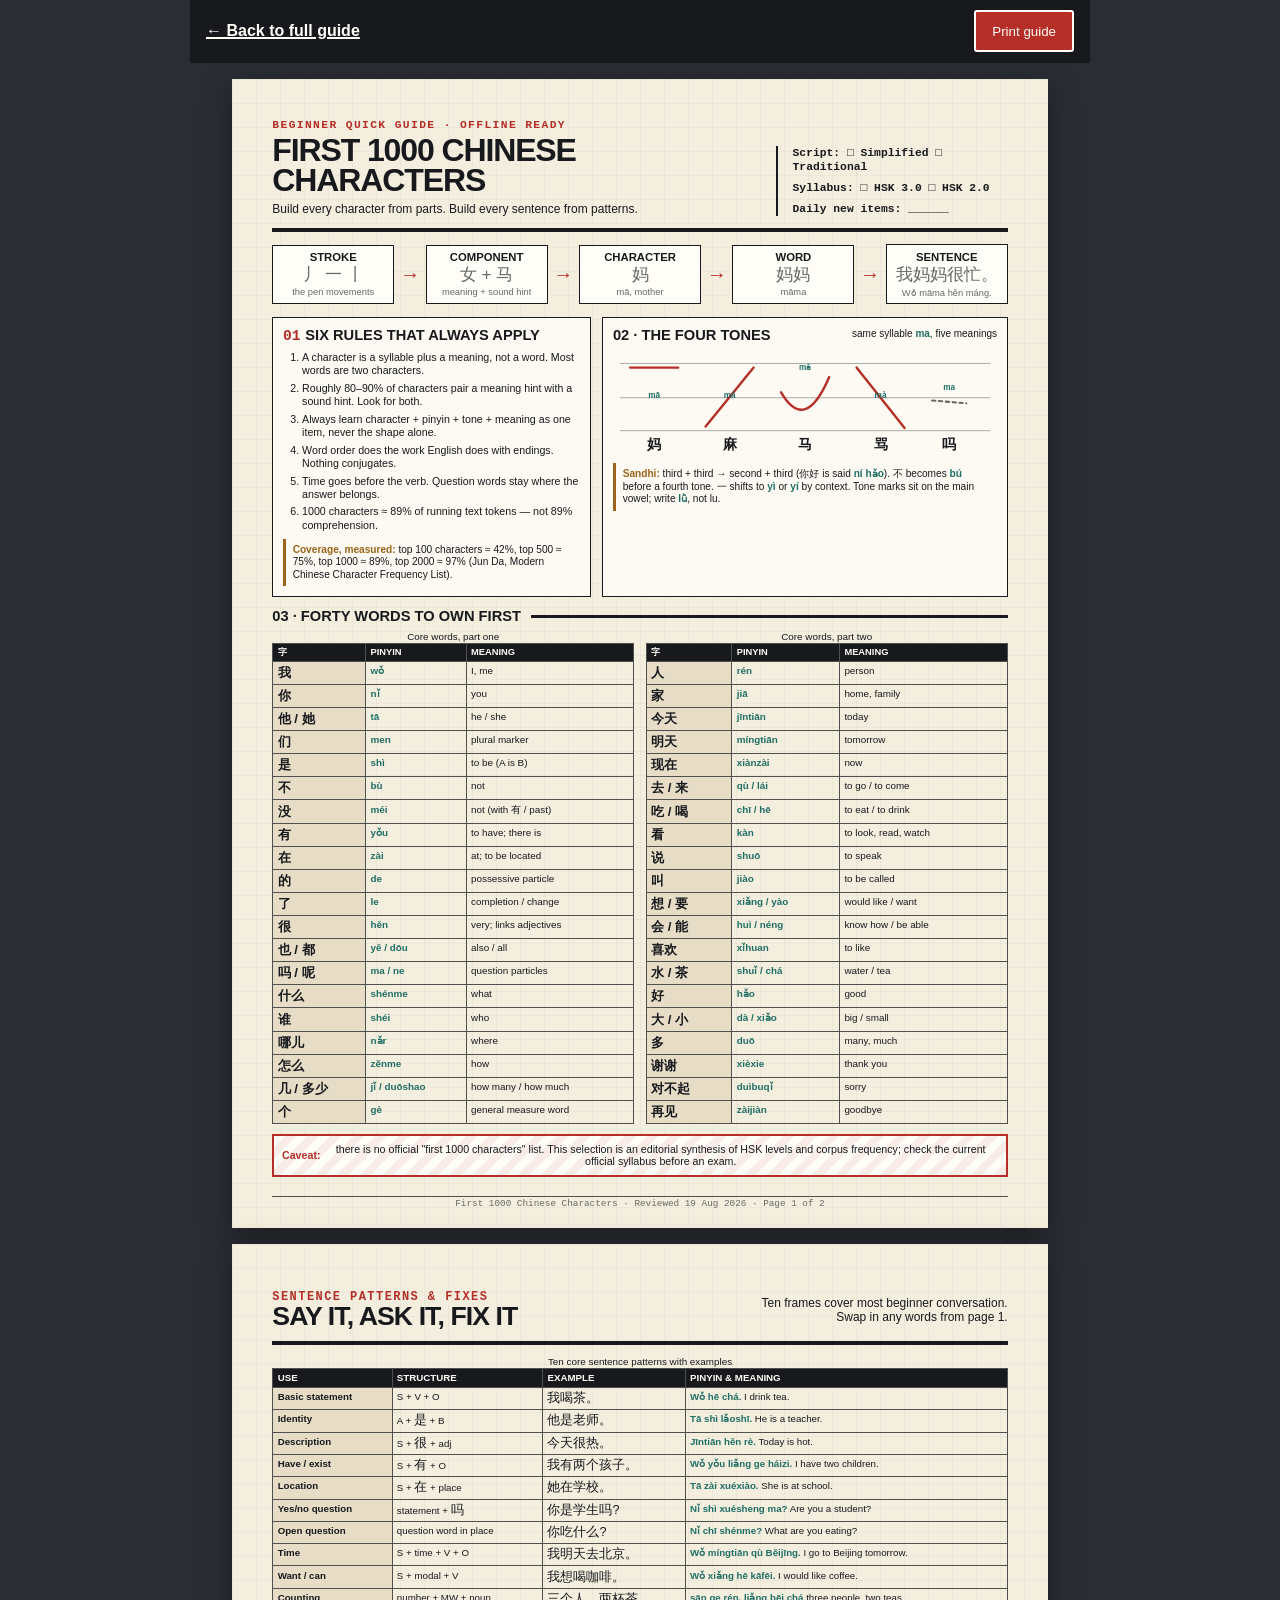
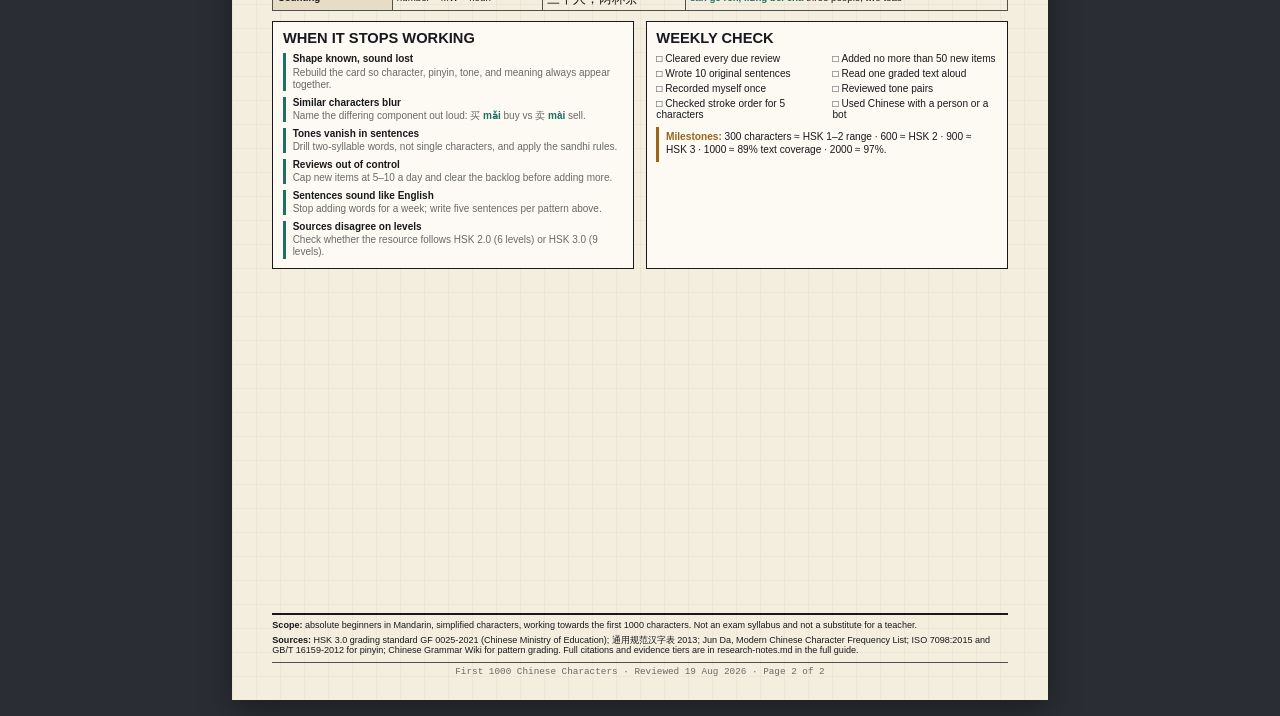
<file: print-guide.html>
<!doctype html>
<html lang="en">
<head>
  <meta charset="utf-8">
  <meta name="viewport" content="width=device-width, initial-scale=1">
  <title>First 1000 Chinese Characters — Printable Quick Guide</title>
  <meta name="description" content="A two-page printable starter guide to Chinese characters: the stroke-to-sentence model, tones and pinyin, 40 core words, and 10 sentence patterns.">
  <link rel="stylesheet" href="print-guide.css">
</head>
<body>
  <a class="skip-link screen-only" href="#guide">Skip to guide</a>
  <nav class="screen-tools screen-only" aria-label="Print guide controls">
    <a href="index.html">← Back to full guide</a>
    <button id="print-button" type="button">Print guide</button>
  </nav>

  <main id="guide">
    <section class="sheet sheet-one" aria-labelledby="guide-title">
      <header class="masthead">
        <div>
          <p class="eyebrow">Beginner quick guide · offline ready</p>
          <h1 id="guide-title">First 1000 Chinese Characters</h1>
          <p class="deck">Build every character from parts. Build every sentence from patterns.</p>
        </div>
        <div class="fields" aria-label="Study setup fields">
          <span>Script: □ Simplified □ Traditional</span>
          <span>Syllabus: □ HSK 3.0 □ HSK 2.0</span>
          <span>Daily new items: ______</span>
        </div>
      </header>

      <div class="model" aria-label="The stroke to sentence ladder">
        <div><b>Stroke</b><span class="hz" lang="zh-Hans">丿 一 丨</span><span>the pen movements</span></div>
        <i aria-hidden="true">→</i>
        <div><b>Component</b><span class="hz" lang="zh-Hans">女 + 马</span><span>meaning + sound hint</span></div>
        <i aria-hidden="true">→</i>
        <div><b>Character</b><span class="hz" lang="zh-Hans">妈</span><span>mā, mother</span></div>
        <i aria-hidden="true">→</i>
        <div><b>Word</b><span class="hz" lang="zh-Hans">妈妈</span><span>māma</span></div>
        <i aria-hidden="true">→</i>
        <div><b>Sentence</b><span class="hz" lang="zh-Hans">我妈妈很忙。</span><span>Wǒ māma hěn máng.</span></div>
      </div>

      <div class="page-grid intro-grid">
        <div class="panel rules keep">
          <h2><span>01</span>Six rules that always apply</h2>
          <ol>
            <li>A character is a syllable plus a meaning, not a word. Most words are two characters.</li>
            <li>Roughly 80–90% of characters pair a meaning hint with a sound hint. Look for both.</li>
            <li>Always learn character + pinyin + tone + meaning as one item, never the shape alone.</li>
            <li>Word order does the work English does with endings. Nothing conjugates.</li>
            <li>Time goes before the verb. Question words stay where the answer belongs.</li>
            <li>1000 characters ≈ 89% of running text tokens — not 89% comprehension.</li>
          </ol>
          <p class="sandhi"><b>Coverage, measured:</b> top 100 characters ≈ 42%, top 500 ≈ 75%, top 1000 ≈ 89%, top 2000 ≈ 97% (Jun Da, Modern Chinese Character Frequency List).</p>
        </div>

        <div class="panel keep">
          <figure class="tone-figure">
            <figcaption><b>02 · The four tones</b><span>same syllable <span class="py">ma</span>, five meanings</span></figcaption>
            <svg viewBox="0 0 560 150" role="img" aria-labelledby="tone-title tone-desc">
              <title id="tone-title">Pitch contours of the four Mandarin tones plus the neutral tone</title>
              <desc id="tone-desc">First tone stays high and flat; second rises; third dips low then rises; fourth falls sharply; the neutral tone is short and unstressed.</desc>
              <line class="grid-line" x1="10" y1="20" x2="550" y2="20"></line>
              <line class="grid-line" x1="10" y1="70" x2="550" y2="70"></line>
              <line class="grid-line" x1="10" y1="118" x2="550" y2="118"></line>
              <path class="contour" d="M25 26 L95 26"></path>
              <path class="contour" d="M135 112 L205 26"></path>
              <path class="contour" d="M245 62 Q280 122 315 40"></path>
              <path class="contour" d="M355 26 L425 114"></path>
              <path class="contour neutral" d="M465 74 L515 78"></path>
              <text class="han" x="60" y="145" lang="zh-Hans">妈</text>
              <text class="han" x="170" y="145" lang="zh-Hans">麻</text>
              <text class="han" x="280" y="145" lang="zh-Hans">马</text>
              <text class="han" x="390" y="145" lang="zh-Hans">骂</text>
              <text class="han" x="490" y="145" lang="zh-Hans">吗</text>
              <text class="py-label" x="60" y="70">mā</text>
              <text class="py-label" x="170" y="70">má</text>
              <text class="py-label" x="280" y="30">mǎ</text>
              <text class="py-label" x="390" y="70">mà</text>
              <text class="py-label" x="490" y="58">ma</text>
            </svg>
          </figure>
          <p class="sandhi"><b>Sandhi:</b> third + third → second + third (<span lang="zh-Hans">你好</span> is said <span class="py">ní hǎo</span>). <span lang="zh-Hans">不</span> becomes <span class="py">bú</span> before a fourth tone. <span lang="zh-Hans">一</span> shifts to <span class="py">yì</span> or <span class="py">yí</span> by context. Tone marks sit on the main vowel; write <span class="py">lǜ</span>, not lu.</p>
        </div>
      </div>

      <div class="section-rule">
        <h3>03 · Forty words to own first</h3>
        <div class="word-table">
          <table>
            <caption class="screen-only">Core words, part one</caption>
            <thead><tr><th scope="col">字</th><th scope="col">Pinyin</th><th scope="col">Meaning</th></tr></thead>
            <tbody>
              <tr><th scope="row" lang="zh-Hans">我</th><td class="py">wǒ</td><td>I, me</td></tr>
              <tr><th scope="row" lang="zh-Hans">你</th><td class="py">nǐ</td><td>you</td></tr>
              <tr><th scope="row" lang="zh-Hans">他 / 她</th><td class="py">tā</td><td>he / she</td></tr>
              <tr><th scope="row" lang="zh-Hans">们</th><td class="py">men</td><td>plural marker</td></tr>
              <tr><th scope="row" lang="zh-Hans">是</th><td class="py">shì</td><td>to be (A is B)</td></tr>
              <tr><th scope="row" lang="zh-Hans">不</th><td class="py">bù</td><td>not</td></tr>
              <tr><th scope="row" lang="zh-Hans">没</th><td class="py">méi</td><td>not (with 有 / past)</td></tr>
              <tr><th scope="row" lang="zh-Hans">有</th><td class="py">yǒu</td><td>to have; there is</td></tr>
              <tr><th scope="row" lang="zh-Hans">在</th><td class="py">zài</td><td>at; to be located</td></tr>
              <tr><th scope="row" lang="zh-Hans">的</th><td class="py">de</td><td>possessive particle</td></tr>
              <tr><th scope="row" lang="zh-Hans">了</th><td class="py">le</td><td>completion / change</td></tr>
              <tr><th scope="row" lang="zh-Hans">很</th><td class="py">hěn</td><td>very; links adjectives</td></tr>
              <tr><th scope="row" lang="zh-Hans">也 / 都</th><td class="py">yě / dōu</td><td>also / all</td></tr>
              <tr><th scope="row" lang="zh-Hans">吗 / 呢</th><td class="py">ma / ne</td><td>question particles</td></tr>
              <tr><th scope="row" lang="zh-Hans">什么</th><td class="py">shénme</td><td>what</td></tr>
              <tr><th scope="row" lang="zh-Hans">谁</th><td class="py">shéi</td><td>who</td></tr>
              <tr><th scope="row" lang="zh-Hans">哪儿</th><td class="py">nǎr</td><td>where</td></tr>
              <tr><th scope="row" lang="zh-Hans">怎么</th><td class="py">zěnme</td><td>how</td></tr>
              <tr><th scope="row" lang="zh-Hans">几 / 多少</th><td class="py">jǐ / duōshao</td><td>how many / how much</td></tr>
              <tr><th scope="row" lang="zh-Hans">个</th><td class="py">gè</td><td>general measure word</td></tr>
            </tbody>
          </table>
          <table>
            <caption class="screen-only">Core words, part two</caption>
            <thead><tr><th scope="col">字</th><th scope="col">Pinyin</th><th scope="col">Meaning</th></tr></thead>
            <tbody>
              <tr><th scope="row" lang="zh-Hans">人</th><td class="py">rén</td><td>person</td></tr>
              <tr><th scope="row" lang="zh-Hans">家</th><td class="py">jiā</td><td>home, family</td></tr>
              <tr><th scope="row" lang="zh-Hans">今天</th><td class="py">jīntiān</td><td>today</td></tr>
              <tr><th scope="row" lang="zh-Hans">明天</th><td class="py">míngtiān</td><td>tomorrow</td></tr>
              <tr><th scope="row" lang="zh-Hans">现在</th><td class="py">xiànzài</td><td>now</td></tr>
              <tr><th scope="row" lang="zh-Hans">去 / 来</th><td class="py">qù / lái</td><td>to go / to come</td></tr>
              <tr><th scope="row" lang="zh-Hans">吃 / 喝</th><td class="py">chī / hē</td><td>to eat / to drink</td></tr>
              <tr><th scope="row" lang="zh-Hans">看</th><td class="py">kàn</td><td>to look, read, watch</td></tr>
              <tr><th scope="row" lang="zh-Hans">说</th><td class="py">shuō</td><td>to speak</td></tr>
              <tr><th scope="row" lang="zh-Hans">叫</th><td class="py">jiào</td><td>to be called</td></tr>
              <tr><th scope="row" lang="zh-Hans">想 / 要</th><td class="py">xiǎng / yào</td><td>would like / want</td></tr>
              <tr><th scope="row" lang="zh-Hans">会 / 能</th><td class="py">huì / néng</td><td>know how / be able</td></tr>
              <tr><th scope="row" lang="zh-Hans">喜欢</th><td class="py">xǐhuan</td><td>to like</td></tr>
              <tr><th scope="row" lang="zh-Hans">水 / 茶</th><td class="py">shuǐ / chá</td><td>water / tea</td></tr>
              <tr><th scope="row" lang="zh-Hans">好</th><td class="py">hǎo</td><td>good</td></tr>
              <tr><th scope="row" lang="zh-Hans">大 / 小</th><td class="py">dà / xiǎo</td><td>big / small</td></tr>
              <tr><th scope="row" lang="zh-Hans">多</th><td class="py">duō</td><td>many, much</td></tr>
              <tr><th scope="row" lang="zh-Hans">谢谢</th><td class="py">xièxie</td><td>thank you</td></tr>
              <tr><th scope="row" lang="zh-Hans">对不起</th><td class="py">duìbuqǐ</td><td>sorry</td></tr>
              <tr><th scope="row" lang="zh-Hans">再见</th><td class="py">zàijiàn</td><td>goodbye</td></tr>
            </tbody>
          </table>
        </div>
      </div>

      <p class="caution"><b>Caveat:</b> there is no official "first 1000 characters" list. This selection is an editorial synthesis of HSK levels and corpus frequency; check the current official syllabus before an exam.</p>
      <p class="print-footer">First 1000 Chinese Characters · Reviewed 19 Aug 2026 · Page 1 of 2</p>
    </section>

    <section class="sheet sheet-two" aria-labelledby="sheet-two-title">
      <div class="page-heading">
        <div>
          <p class="eyebrow">Sentence patterns &amp; fixes</p>
          <h2 id="sheet-two-title">Say it, ask it, fix it</h2>
        </div>
        <p>Ten frames cover most beginner conversation. Swap in any words from page 1.</p>
      </div>

      <table class="pattern-table">
        <caption class="screen-only">Ten core sentence patterns with examples</caption>
        <thead><tr><th scope="col">Use</th><th scope="col">Structure</th><th scope="col">Example</th><th scope="col">Pinyin &amp; meaning</th></tr></thead>
        <tbody>
          <tr><th scope="row">Basic statement</th><td>S + V + O</td><td class="hz" lang="zh-Hans">我喝茶。</td><td><span class="py">Wǒ hē chá.</span> I drink tea.</td></tr>
          <tr><th scope="row">Identity</th><td>A + <span class="hz" lang="zh-Hans">是</span> + B</td><td class="hz" lang="zh-Hans">他是老师。</td><td><span class="py">Tā shì lǎoshī.</span> He is a teacher.</td></tr>
          <tr><th scope="row">Description</th><td>S + <span class="hz" lang="zh-Hans">很</span> + adj</td><td class="hz" lang="zh-Hans">今天很热。</td><td><span class="py">Jīntiān hěn rè.</span> Today is hot.</td></tr>
          <tr><th scope="row">Have / exist</th><td>S + <span class="hz" lang="zh-Hans">有</span> + O</td><td class="hz" lang="zh-Hans">我有两个孩子。</td><td><span class="py">Wǒ yǒu liǎng ge háizi.</span> I have two children.</td></tr>
          <tr><th scope="row">Location</th><td>S + <span class="hz" lang="zh-Hans">在</span> + place</td><td class="hz" lang="zh-Hans">她在学校。</td><td><span class="py">Tā zài xuéxiào.</span> She is at school.</td></tr>
          <tr><th scope="row">Yes/no question</th><td>statement + <span class="hz" lang="zh-Hans">吗</span></td><td class="hz" lang="zh-Hans">你是学生吗?</td><td><span class="py">Nǐ shì xuésheng ma?</span> Are you a student?</td></tr>
          <tr><th scope="row">Open question</th><td>question word in place</td><td class="hz" lang="zh-Hans">你吃什么?</td><td><span class="py">Nǐ chī shénme?</span> What are you eating?</td></tr>
          <tr><th scope="row">Time</th><td>S + time + V + O</td><td class="hz" lang="zh-Hans">我明天去北京。</td><td><span class="py">Wǒ míngtiān qù Běijīng.</span> I go to Beijing tomorrow.</td></tr>
          <tr><th scope="row">Want / can</th><td>S + modal + V</td><td class="hz" lang="zh-Hans">我想喝咖啡。</td><td><span class="py">Wǒ xiǎng hē kāfēi.</span> I would like coffee.</td></tr>
          <tr><th scope="row">Counting</th><td>number + MW + noun</td><td class="hz" lang="zh-Hans">三个人，两杯茶</td><td><span class="py">sān ge rén, liǎng bēi chá</span> three people, two teas</td></tr>
        </tbody>
      </table>

      <div class="page-grid fix-grid">
        <div class="panel keep">
          <h3>When it stops working</h3>
          <dl class="fix-list">
            <div><dt>Shape known, sound lost</dt><dd>Rebuild the card so character, pinyin, tone, and meaning always appear together.</dd></div>
            <div><dt>Similar characters blur</dt><dd>Name the differing component out loud: 买 <span class="py">mǎi</span> buy vs 卖 <span class="py">mài</span> sell.</dd></div>
            <div><dt>Tones vanish in sentences</dt><dd>Drill two-syllable words, not single characters, and apply the sandhi rules.</dd></div>
            <div><dt>Reviews out of control</dt><dd>Cap new items at 5–10 a day and clear the backlog before adding more.</dd></div>
            <div><dt>Sentences sound like English</dt><dd>Stop adding words for a week; write five sentences per pattern above.</dd></div>
            <div><dt>Sources disagree on levels</dt><dd>Check whether the resource follows HSK 2.0 (6 levels) or HSK 3.0 (9 levels).</dd></div>
          </dl>
        </div>
        <div class="panel keep">
          <h3>Weekly check</h3>
          <ul class="checks">
            <li>Cleared every due review</li>
            <li>Added no more than 50 new items</li>
            <li>Wrote 10 original sentences</li>
            <li>Read one graded text aloud</li>
            <li>Recorded myself once</li>
            <li>Reviewed tone pairs</li>
            <li>Checked stroke order for 5 characters</li>
            <li>Used Chinese with a person or a bot</li>
          </ul>
          <p class="sandhi"><b>Milestones:</b> 300 characters ≈ HSK 1–2 range · 600 ≈ HSK 2 · 900 ≈ HSK 3 · 1000 ≈ 89% text coverage · 2000 ≈ 97%.</p>
        </div>
      </div>

      <footer class="final-footer">
        <p><b>Scope:</b> absolute beginners in Mandarin, simplified characters, working towards the first 1000 characters. Not an exam syllabus and not a substitute for a teacher.</p>
        <p><b>Sources:</b> HSK 3.0 grading standard GF 0025-2021 (Chinese Ministry of Education); 通用规范汉字表 2013; Jun Da, Modern Chinese Character Frequency List; ISO 7098:2015 and GB/T 16159-2012 for pinyin; Chinese Grammar Wiki for pattern grading. Full citations and evidence tiers are in research-notes.md in the full guide.</p>
        <p class="print-footer">First 1000 Chinese Characters · Reviewed 19 Aug 2026 · Page 2 of 2</p>
      </footer>
    </section>
  </main>

  <script>
    document.documentElement.classList.add('js');
    const printButton = document.getElementById('print-button');
    if (printButton) printButton.addEventListener('click', function () { window.print(); });
  </script>
</body>
</html>
</file>
<file: styles.css>
:root {
  --ink: #17181c;
  --ink-2: #22252b;
  --ink-3: #2c3038;
  --paper: #f6f1e6;
  --paper-2: #e9e0cd;
  --line: #4d4f4c;
  --muted: #6a6c69;
  --seal: #b5352a;
  --seal-hot: #e8674f;
  --jade: #24796c;
  --jade-soft: #7cc0b4;
  --gold: #a2711a;
  --focus: #2f70d0;
  --white: #fffdf7;
  --display: "Iowan Old Style", "Palatino Linotype", Palatino, Georgia, serif;
  --body: "Segoe UI", Arial, Helvetica, sans-serif;
  --han: "Noto Sans SC", "Source Han Sans SC", "PingFang SC", "Microsoft YaHei", "Heiti SC", "SimHei", sans-serif;
  --mono: "Cascadia Mono", Consolas, "DejaVu Sans Mono", monospace;
}

* { box-sizing: border-box; }
[hidden] { display: none !important; }
html { scroll-behavior: smooth; max-width: 100%; overflow-x: hidden; }
body {
  max-width: 100%;
  overflow-x: hidden;
  margin: 0;
  background: var(--paper);
  color: var(--ink);
  font: 17px/1.65 var(--body);
}
main, section, footer, article, figure, .hero-copy, .stack-figure, .panel { min-width: 0; }
p, li, dd, dt, a, h1, h2, h3, td, th { overflow-wrap: anywhere; }
a { color: inherit; text-underline-offset: 3px; }
a:hover { text-decoration-thickness: 2px; }
button, a { touch-action: manipulation; }
:focus-visible { outline: 3px solid var(--focus); outline-offset: 3px; }

.skip-link { position: fixed; left: 1rem; top: -5rem; z-index: 99; padding: .7rem 1rem; background: var(--white); color: var(--ink); }
.skip-link:focus { top: 1rem; }

h1, h2, h3 { font-family: var(--display); line-height: 1.12; margin-top: 0; }
h1 { font-size: clamp(2.6rem, 6vw, 5rem); letter-spacing: -.03em; max-width: 20ch; margin: .15em 0 .25em; }
h2 { font-size: clamp(1.9rem, 4vw, 3rem); letter-spacing: -.02em; margin-bottom: .3em; }
h3 { font-size: 1.2rem; }
p { max-width: 72ch; }

.han { font-family: var(--han); font-weight: 700; }
.py { font-family: var(--body); font-style: normal; color: var(--jade); }
.paper-section .py, .print-cta .py { color: #1a6155; }
.gloss { color: var(--muted); }
.paper-section .gloss { color: #55574f; }

/* Header ------------------------------------------------------------ */
.site-header {
  position: sticky;
  top: 0;
  z-index: 20;
  display: flex;
  align-items: center;
  gap: 1.5rem;
  padding: .65rem max(1rem, calc((100% - 1180px) / 2));
  background: rgba(23, 24, 28, .97);
  color: var(--white);
  border-bottom: 1px solid #464a53;
}
.brand { display: flex; min-width: 0; align-items: center; gap: .7rem; text-decoration: none; margin-right: auto; }
.brand > span { min-width: 0; }
.brand-mark { width: 40px; height: 40px; flex: none; }
.brand-mark rect { fill: none; stroke: var(--seal-hot); stroke-width: 3; }
.brand-mark path { fill: none; stroke: var(--white); stroke-width: 3; stroke-linecap: square; }
.brand strong, .brand small { display: block; line-height: 1.15; }
.brand small { font: 11px var(--mono); color: #c2c6cd; margin-top: 4px; }
.wide-nav { display: flex; align-items: center; gap: 1rem; font-size: .82rem; }
.wide-nav a { text-decoration: none; padding: .55rem .1rem; border-bottom: 2px solid transparent; }
.wide-nav a[aria-current="location"] { color: var(--seal-hot); border-color: currentColor; }
.print-link, .compact-print { font-weight: 700; color: var(--seal-hot); }
.compact-print, .jump-menu { display: none; }

/* Sections ---------------------------------------------------------- */
section, footer { padding: clamp(3.5rem, 7vw, 7rem) max(1rem, calc((100% - 1180px) / 2)); scroll-margin-top: 76px; }
.dark-section { color: var(--white); }
.dark-section.alt { background: var(--ink-2); }
.paper-section { background: var(--paper); }
.eyebrow { font: 700 .76rem/1.2 var(--mono); letter-spacing: .16em; text-transform: uppercase; color: var(--seal-hot); margin: 0; }
.paper-section .eyebrow { color: #96261c; }
.section-heading { display: flex; align-items: center; gap: 1.2rem; margin-bottom: 2.5rem; }
.section-heading > span { font: 900 clamp(3rem, 7vw, 6rem)/1 var(--display); opacity: .14; }
.section-heading h2, .section-heading p { margin-top: 0; }
.lede { font-size: 1.05rem; }

/* Hero -------------------------------------------------------------- */
.hero { display: grid; grid-template-columns: minmax(0, 5fr) minmax(0, 4fr); gap: 4vw; align-items: center; }
.deck { font-size: clamp(1.05rem, 2vw, 1.35rem); color: #ccd1d8; }
.actions { display: flex; gap: .75rem; flex-wrap: wrap; margin: 2rem 0; }
.button {
  display: inline-flex;
  min-height: 48px;
  align-items: center;
  padding: .7rem 1.1rem;
  border: 2px solid;
  text-decoration: none;
  font: inherit;
  font-weight: 800;
  cursor: pointer;
}
.button.primary { background: var(--seal); border-color: var(--seal); color: #fff; box-shadow: 4px 4px 0 #6f1e17; }
.button.ghost { border-color: #7b828c; color: inherit; background: transparent; }
.trust-row { display: flex; flex-wrap: wrap; gap: .7rem 1.6rem; padding: 0; list-style: none; font: 700 .8rem var(--mono); }
.trust-row li::before { content: "◆ "; color: var(--seal-hot); }

.stack-figure {
  max-width: 100%;
  margin: 0;
  border: 1px solid #626873;
  background: var(--ink-2);
  box-shadow: 8px 8px 0 #0e0f12;
  padding: 1.25rem;
}
.stack-figure figcaption { font: 700 .8rem var(--mono); text-transform: uppercase; color: var(--white); }
.stack-figure figcaption span { color: var(--seal-hot); margin-right: 1rem; }
.stack-figure.on-paper { background: var(--white); border-color: var(--line); box-shadow: 4px 4px 0 var(--line); }
.stack-figure.on-paper figcaption { color: var(--ink); }
.stack-figure.on-paper figcaption span { color: var(--seal); }
.note { font-size: .92rem; color: #b6bcc5; max-width: 78ch; }
.paper-section .note { color: var(--ink-soft, #4a5058); }
.empty-row td { text-align: center; font-style: italic; }
.diagram-scroll { width: 100%; max-width: 100%; overflow-x: auto; overscroll-behavior-inline: contain; -webkit-overflow-scrolling: touch; padding: .75rem 2px; }
.diagram-scroll svg { display: block; width: 100%; min-width: 440px; height: auto; }

/* Original SVG diagram styling */
.dgm-box { fill: #2e333c; stroke: #aeb4bc; stroke-width: 2; }
.dgm-box.accent { stroke: var(--seal-hot); }
.dgm-box.jade { stroke: var(--jade-soft); }
.dgm-label { fill: #e6e9ee; font: 700 12px var(--mono); text-transform: uppercase; }
.dgm-note { fill: #b6bcc5; font: 11px var(--mono); }
.dgm-han { fill: #fffdf7; font: 700 30px "Noto Sans SC", "PingFang SC", "Microsoft YaHei", sans-serif; }
.dgm-han.small { font-size: 21px; }
.dgm-py { fill: var(--jade-soft); font: 12px var(--body); }
.dgm-arrow { fill: none; stroke: var(--seal-hot); stroke-width: 2.5; }
.dgm-tick { fill: none; stroke: #8b929c; stroke-width: 2; stroke-dasharray: 5 4; }
.paper-section .dgm-box { fill: var(--white); stroke: var(--line); }
.paper-section .dgm-box.accent { stroke: var(--seal); }
.paper-section .dgm-box.jade { stroke: var(--jade); }
.paper-section .dgm-label { fill: #22242a; }
.paper-section .dgm-note { fill: #5c5e5a; }
.paper-section .dgm-han { fill: #17181c; }
.paper-section .dgm-py { fill: #1a6155; }
.paper-section .dgm-arrow { stroke: var(--seal); }

.callouts { padding-left: 1.4rem; margin-bottom: 0; }
.callouts li { margin: .4rem 0; }

/* Cards, panels ------------------------------------------------------ */
.rule-grid { display: grid; grid-template-columns: repeat(4, minmax(0, 1fr)); gap: 1rem; }
.rule-grid article, .panel, .card { border: 1px solid var(--line); padding: 1.2rem; background: var(--white); box-shadow: 4px 4px 0 var(--line); }
.rule-grid article > b { font: 900 1.6rem var(--mono); color: var(--seal); }
.rule-grid h3 { margin: .6rem 0; }
.rule-grid p { font-size: .95rem; }
.dark-section .panel, .dark-section .card { background: var(--ink-3); color: var(--white); border-color: #666c76; box-shadow: 4px 4px 0 #0e0f12; }

.formula { border: 2px solid var(--ink); padding: 1rem; margin: 2rem 0; text-align: center; font-family: var(--mono); max-width: none; }
.formula span { color: var(--seal); font-weight: 900; }
.dark-section .formula { border-color: #7b828c; }
.dark-section .formula span { color: var(--seal-hot); }

.check-panel { display: grid; grid-template-columns: minmax(0, 1fr) minmax(0, 3fr); gap: 1rem; background: var(--paper-2); padding: 1.2rem; margin-top: 2rem; }
.check-panel h3 { margin: 0; }
.check-panel ol { display: grid; grid-template-columns: repeat(2, minmax(0, 1fr)); gap: .4rem 2rem; margin: 0; }

.two-col { display: grid; grid-template-columns: repeat(2, minmax(0, 1fr)); gap: 1.3rem; }
.three-col { display: grid; grid-template-columns: repeat(3, minmax(0, 1fr)); gap: 1.3rem; }
.card h3 { margin: .3rem 0 .6rem; }
.card p:last-child, .card ul:last-child { margin-bottom: 0; }
.tag { margin: 0; color: var(--muted); font: 700 .7rem var(--mono); text-transform: uppercase; }
.dark-section .tag { color: var(--jade-soft); }

.caveat {
  border-left: 4px solid var(--gold);
  background: rgba(162, 113, 26, .1);
  padding: .8rem 1rem;
  margin: 1.2rem 0;
  font-size: .92rem;
  max-width: 78ch;
}
.caveat b, .caveat strong { text-transform: uppercase; font: 800 .72rem var(--mono); letter-spacing: .08em; display: block; color: var(--gold); }
.dark-section .caveat { background: rgba(233, 187, 100, .12); border-left-color: #dbab52; }
.dark-section .caveat b, .dark-section .caveat strong { color: #e8c37a; }

.badge { display: inline-block; margin-top: .5rem; padding: .2rem .45rem; border: 1px dashed; font: 700 .7rem var(--mono); }
.badge.level { color: var(--seal); }
.dark-section .badge.level { color: var(--seal-hot); }

/* Filters ------------------------------------------------------------ */
.toolbar { display: grid; gap: .9rem; margin-bottom: 1rem; }
.filters { display: none; flex-wrap: wrap; gap: .5rem; }
.js .filters { display: flex; }
.filters button {
  font: 700 .8rem var(--mono);
  padding: .65rem .85rem;
  border: 1px solid var(--ink);
  background: transparent;
  color: inherit;
  min-height: 44px;
  cursor: pointer;
}
.filters button[aria-pressed="true"] { color: var(--white); background: var(--ink); }
.dark-section .filters button { border-color: #8b929c; }
.dark-section .filters button[aria-pressed="true"] { background: var(--seal); border-color: var(--seal); }
.filter-label { font: 700 .74rem var(--mono); text-transform: uppercase; letter-spacing: .1em; margin: 0 0 .35rem; }
.search-field { display: none; max-width: 26rem; }
.js .search-field { display: block; }
.search-field input {
  width: 100%;
  min-height: 44px;
  padding: .55rem .7rem;
  border: 1px solid var(--ink);
  background: var(--white);
  color: var(--ink);
  font: inherit;
  font-size: .95rem;
}
.status { min-height: 1.5em; margin: .25rem 0 1.2rem; font: 700 .76rem var(--mono); color: var(--muted); }
.dark-section .status { color: #b6bcc5; }
html:not(.js) .status { display: none; }

/* Vocabulary table --------------------------------------------------- */
.table-wrap { max-width: 100%; overflow-x: auto; -webkit-overflow-scrolling: touch; }
.swipe-note { display: none; font: 700 .72rem var(--mono); }
table { width: 100%; border-collapse: collapse; background: var(--white); }
caption { text-align: left; font: 700 1.1rem var(--display); padding: .5rem 0; }
th, td { text-align: left; border: 1px solid var(--line); padding: .55rem .65rem; vertical-align: top; }
thead th { background: var(--paper-2); font: 800 .78rem var(--mono); text-transform: uppercase; }
tbody th { font-weight: 400; }
.vocab td.hz, .vocab th.hz { font-family: var(--han); font-size: 1.5rem; font-weight: 700; line-height: 1.2; white-space: nowrap; }
.vocab td.py { font-weight: 700; white-space: nowrap; }
.vocab td.lv { font: 700 .78rem var(--mono); white-space: nowrap; }
.vocab tbody tr:nth-child(even) { background: #faf7ef; }
.vocab tr[hidden] { display: none; }
.no-results { font-weight: 700; }

/* Grammar patterns --------------------------------------------------- */
.pattern-grid { display: grid; grid-template-columns: repeat(2, minmax(0, 1fr)); gap: 1.2rem; }
.pattern[hidden] { display: none; }
.pattern .structure {
  font: 700 .95rem/1.5 var(--mono);
  border: 2px dashed currentColor;
  padding: .6rem .7rem;
  margin: .2rem 0 .9rem;
  max-width: none;
}
.pattern .structure b { color: var(--seal-hot); }
.paper-section .pattern .structure b { color: var(--seal); }
.example { margin: 0 0 .9rem; padding: 0; }
.example dt { font-family: var(--han); font-size: 1.25rem; font-weight: 700; line-height: 1.5; }
.example dt .who { font: 800 .7rem var(--mono); color: var(--seal); background: var(--paper-2, #efe9dd); padding: .1rem .4rem; margin-right: .45rem; vertical-align: .12em; }
.dark-section .example dt .who { color: var(--seal-hot); background: #2e333c; }
.example dd { margin: .1rem 0 .1rem; }
.example dd.py { font-weight: 700; }
.example dd.en { color: var(--muted); font-size: .95rem; }
.dark-section .example dd.en { color: #b6bcc5; }

/* Learning path ------------------------------------------------------ */
.learning-path { list-style: none; padding: 0; max-width: 960px; margin: 0; }
.learning-path li {
  display: grid;
  grid-template-columns: 150px minmax(0, 1fr) minmax(0, 1.4fr);
  gap: 1rem;
  border-left: 4px solid var(--seal);
  border-bottom: 1px solid #565c65;
  padding: 1.1rem 1.3rem;
}
.learning-path b { font-family: var(--display); font-size: 1.05rem; display: block; }
.learning-path .stage-meta { font: 700 .74rem var(--mono); color: var(--jade-soft); }
.learning-path em { color: #c6cbd2; }
.learning-path p { margin: .2rem 0; }

/* Troubleshooting ---------------------------------------------------- */
.diagnostic { display: grid; grid-template-columns: repeat(2, minmax(0, 1fr)); gap: 1.2rem; padding: 0; list-style: none; }
.diagnostic > li { border: 1px solid var(--line); background: var(--white); padding: 1.1rem; box-shadow: 4px 4px 0 var(--line); }
.diagnostic h3 { margin: 0 0 .4rem; }
.diagnostic p { margin: .35rem 0 0; font-size: .95rem; }
.diagnostic p b { font: 800 .72rem var(--mono); text-transform: uppercase; letter-spacing: .08em; color: var(--seal); display: block; }

.next-grid { display: grid; grid-template-columns: repeat(3, minmax(0, 1fr)); gap: 1.2rem; }
.print-cta { text-align: center; background: var(--paper-2); }
.print-cta p { margin-left: auto; margin-right: auto; }

/* Footer ------------------------------------------------------------- */
footer { background: #0f1013; color: #ced2d7; }
footer h2 { font-size: 1.35rem; color: var(--white); }
.glossary { display: grid; grid-template-columns: repeat(3, minmax(0, 1fr)); gap: .6rem 2rem; }
.glossary div { border-top: 1px solid #4a4e56; padding-top: .5rem; }
.glossary dt { font-weight: 800; color: var(--white); }
.glossary dd { margin: 0; font-size: .88rem; }
.sources { columns: 2; font-size: .9rem; }
.sources li { break-inside: avoid; margin-bottom: .5rem; }
.legal { border-top: 1px solid #4a4e56; padding-top: 1.5rem; font-size: .82rem; max-width: none; }

/* Responsive --------------------------------------------------------- */
@media (max-width: 959px) {
  .wide-nav { display: none; }
  .compact-print, .jump-menu { display: block; }
  .jump-menu { position: relative; }
  .jump-menu summary { cursor: pointer; }
  .jump-menu nav { position: absolute; right: 0; top: 2.2rem; background: var(--ink-2); border: 1px solid #666; min-width: 200px; padding: .5rem; }
  .jump-menu a { display: block; padding: .55rem; }
  .hero { grid-template-columns: 1fr; }
  .rule-grid { grid-template-columns: repeat(2, 1fr); }
  .three-col, .next-grid { grid-template-columns: 1fr 1fr; }
  .pattern-grid { grid-template-columns: 1fr; }
}

@media (max-width: 639px) {
  body { font-size: 16px; }
  .site-header { position: relative; display: grid; grid-template-columns: minmax(0, 1fr) auto; gap: .65rem; padding: .65rem .85rem; }
  .brand { max-width: 100%; margin-right: 0; }
  .brand strong { font-size: .86rem; }
  .brand small { font-size: .64rem; }
  .compact-print { align-self: center; white-space: nowrap; }
  .jump-menu { width: 100%; grid-column: 1 / -1; }
  .jump-menu summary { display: flex; min-height: 44px; align-items: center; justify-content: center; padding: .55rem .75rem; border: 1px solid #666; }
  .jump-menu nav { position: static; width: 100%; min-width: 0; }
  .jump-menu a { min-height: 44px; display: flex; align-items: center; }
  .hero { gap: 2rem; }
  h1 { font-size: clamp(2.1rem, 11vw, 3.2rem); }
  h2 { font-size: clamp(1.7rem, 8vw, 2.4rem); }
  section, footer { padding: 3.2rem .85rem; }
  .rule-grid, .two-col, .three-col, .next-grid, .diagnostic { grid-template-columns: 1fr; }
  .check-panel, .check-panel ol { grid-template-columns: 1fr; }
  .section-heading { align-items: flex-start; gap: .75rem; }
  .section-heading > span { font-size: 2.4rem; }
  .learning-path li { grid-template-columns: 1fr; gap: .25rem; padding: 1rem; }
  .glossary { grid-template-columns: 1fr; }
  .sources { columns: 1; }
  .swipe-note { display: block; }
  .table-wrap { margin-left: -.85rem; margin-right: -.85rem; padding: 0 .85rem; }
  .table-wrap table { min-width: 34rem; }
  .actions .button { width: 100%; justify-content: center; text-align: center; }
  .stack-figure { padding: .8rem; box-shadow: 4px 4px 0 #0e0f12; }
  .stack-figure figcaption span { display: block; margin: 0 0 .25rem; }
  .formula { padding: .85rem; font-size: .9rem; }
}

@media (max-width: 390px) {
  .brand small { display: none; }
  .brand strong { font-size: .8rem; }
  .compact-print { font-size: .82rem; }
  .brand-mark { width: 34px; height: 34px; }
  section, footer { padding-inline: .7rem; }
  .section-heading { display: grid; grid-template-columns: auto minmax(0, 1fr); }
  .table-wrap { margin-left: -.7rem; margin-right: -.7rem; padding: 0 .7rem; }
}

@media print {
  .site-header, .skip-link, .filters, .search-field, .actions, .compact-print, .jump-menu, .print-cta { display: none !important; }
  body { background: #fff; color: #111; font-size: 10pt; }
  section, footer { padding: .3in !important; background: #fff !important; color: #111 !important; }
  .panel, .card, .stack-figure, .diagnostic > li, .rule-grid article { background: #fff !important; color: #111 !important; box-shadow: none; break-inside: avoid; }
  .dark-section, .deck, .learning-path em, .example dd.en { color: #111 !important; }
  a { text-decoration: none; }
}

@media (prefers-reduced-motion: reduce) {
  html { scroll-behavior: auto; }
}
</file>
<file: print-guide.css>
:root {
  --ink: #17191d;
  --paper: #f4eedf;
  --paper-2: #e7ddc7;
  --line: #4f514e;
  --muted: #686a67;
  --seal: #b52e28;
  --jade: #1f6f64;
  --gold: #9b6418;
  --focus: #2f70d0;
  --white: #fffdf7;
  --han: "Noto Sans SC", "PingFang SC", "Microsoft YaHei", "Heiti SC", sans-serif;
  font-family: "Segoe UI", Arial, sans-serif;
  color: var(--ink);
  background: #2a2d33;
}

* { box-sizing: border-box; }
body { margin: 0; }
a { color: inherit; }
.skip-link { position: fixed; left: 1rem; top: -5rem; z-index: 5; padding: .7rem 1rem; background: var(--white); }
.skip-link:focus { top: 1rem; }
:focus-visible { outline: 3px solid var(--focus); outline-offset: 3px; }

.screen-tools {
  position: sticky;
  top: 0;
  z-index: 4;
  display: flex;
  justify-content: space-between;
  align-items: center;
  gap: 1rem;
  max-width: 900px;
  margin: 0 auto;
  padding: .65rem 1rem;
  color: var(--white);
  background: var(--ink);
}
.screen-tools a { font-weight: 700; text-decoration-thickness: 2px; }
.screen-tools button {
  display: none;
  min-height: 42px;
  border: 2px solid var(--white);
  border-radius: 3px;
  padding: .45rem 1rem;
  color: var(--white);
  background: var(--seal);
  font: 700 1rem/1 inherit;
  cursor: pointer;
}
.js .screen-tools button { display: block; }

.sheet {
  position: relative;
  width: min(8.5in, 100%);
  min-height: 11in;
  margin: 1rem auto;
  padding: .42in;
  overflow: hidden;
  background:
    linear-gradient(rgba(23,25,29,.035) 1px, transparent 1px),
    linear-gradient(90deg, rgba(23,25,29,.035) 1px, transparent 1px),
    var(--paper);
  background-size: 24px 24px;
  box-shadow: 0 8px 30px rgba(0,0,0,.35);
}

.masthead, .page-heading {
  display: flex;
  justify-content: space-between;
  align-items: end;
  gap: 1rem;
  border-bottom: 4px solid var(--ink);
  padding-bottom: .12in;
}
.eyebrow {
  margin: 0 0 .04in;
  color: var(--seal);
  font: 800 8.5pt/1.1 Consolas, monospace;
  letter-spacing: .12em;
  text-transform: uppercase;
}
h1, .page-heading h2 {
  margin: 0;
  font: 900 24pt/.94 "Arial Black", "Segoe UI Black", Arial, sans-serif;
  letter-spacing: -.035em;
  text-transform: uppercase;
}
.deck, .page-heading p { margin: .07in 0 0; font-size: 9pt; }
.fields {
  display: grid;
  gap: .07in;
  min-width: 2.1in;
  border-left: 2px solid var(--ink);
  padding-left: .15in;
  font: 700 8.5pt/1.25 Consolas, monospace;
}

/* Ladder model strip */
.model {
  display: grid;
  grid-template-columns: 1fr auto 1fr auto 1fr auto 1fr auto 1fr;
  align-items: center;
  gap: .06in;
  margin: .13in 0;
}
.model div {
  min-height: .58in;
  border: 1.5px solid var(--ink);
  padding: .06in;
  background: var(--white);
  text-align: center;
}
.model b { display: block; font-size: 8.5pt; text-transform: uppercase; }
.model .hz { display: block; font-family: var(--han); font-size: 13pt; line-height: 1.15; }
.model span { display: block; margin-top: .02in; color: var(--muted); font-size: 7pt; }
.model i { color: var(--seal); font: 900 15pt/1 Arial; }

.page-grid { display: grid; gap: .12in; }
.intro-grid { grid-template-columns: 1.1fr 1.4fr; }
.panel {
  border: 1.2px solid var(--ink);
  padding: .1in;
  background: rgba(255,253,247,.86);
}
h2, h3 { break-after: avoid; }
.panel h2, .panel h3, .section-rule h3 {
  margin: 0 0 .07in;
  font: 900 11pt/1.05 "Arial Black", Arial, sans-serif;
  text-transform: uppercase;
}
.panel h2 span { color: var(--seal); margin-right: .05in; font-family: Consolas, monospace; }
.rules ol { margin: 0; padding-left: .2in; font-size: 8pt; line-height: 1.25; }
.rules li + li { margin-top: .045in; }
.rules .hz, .panel .hz { font-family: var(--han); }
.py { color: var(--jade); font-weight: 700; }

figure { margin: 0; }
.tone-figure figcaption { display: flex; justify-content: space-between; gap: .1in; font-size: 7.5pt; }
.tone-figure figcaption b { font: 900 11pt/1 "Arial Black", Arial, sans-serif; text-transform: uppercase; }
.tone-figure svg { display: block; width: 100%; height: 1.15in; margin: .04in 0 0; }
.tone-figure .grid-line { stroke: var(--muted); stroke-width: .8; }
.tone-figure .contour { fill: none; stroke: var(--seal); stroke-width: 3.5; stroke-linecap: round; }
.tone-figure .contour.neutral { stroke: var(--muted); stroke-dasharray: 5 5; stroke-width: 3; }
.tone-figure text { fill: var(--ink); font: 700 12px Consolas, monospace; text-anchor: middle; }
.tone-figure .han { font: 700 20px var(--han); }
.tone-figure .py-label { fill: var(--jade); font: 700 12px "Segoe UI", Arial, sans-serif; }

.sandhi { margin: .07in 0 0; padding: .05in .07in; border-left: 3px solid var(--gold); font-size: 7.6pt; line-height: 1.25; }
.sandhi b { color: var(--gold); }

.section-rule { margin-top: .12in; }
.section-rule h3 { display: flex; align-items: center; gap: .1in; margin-bottom: .07in; }
.section-rule h3::after { content: ""; height: 3px; flex: 1; background: var(--ink); }

table { width: 100%; border-collapse: collapse; font-size: 7.4pt; line-height: 1.2; }
th, td { border: .7px solid var(--line); padding: .032in .045in; text-align: left; vertical-align: top; }
thead th { color: var(--white); background: var(--ink); font-size: 7pt; text-transform: uppercase; }
tbody th { white-space: nowrap; background: var(--paper-2); font-family: var(--han); font-size: 10pt; }
td.py { white-space: nowrap; }
td.lv { white-space: nowrap; font: 700 6.8pt Consolas, monospace; }
.word-table { display: grid; grid-template-columns: 1fr 1fr; gap: .12in; align-items: start; }

.pattern-table th, .pattern-table td { font-size: 7.3pt; }
.pattern-table .hz { font-family: var(--han); font-size: 9.5pt; }
.pattern-table tbody th { font-family: inherit; font-size: 7.3pt; white-space: normal; }

.caution {
  display: flex;
  align-items: center;
  justify-content: center;
  border: 2px solid var(--seal);
  padding: .08in;
  margin-top: .1in;
  color: var(--ink);
  background: repeating-linear-gradient(135deg, transparent 0 8px, rgba(181,46,40,.08) 8px 16px), var(--white);
  font-size: 8pt;
  text-align: center;
}
.caution b { margin-right: .03in; color: var(--seal); }

.sheet-two { display: flex; flex-direction: column; }
.page-heading { align-items: center; margin-bottom: .12in; }
.page-heading h2 { font-size: 20pt; }
.page-heading > p { max-width: 2.6in; text-align: right; }

.fix-grid { grid-template-columns: 1fr 1fr; margin-top: .1in; }
.fix-list { margin: 0; padding: 0; list-style: none; font-size: 7.5pt; line-height: 1.22; }
.fix-list div { border-left: 3px solid var(--jade); padding-left: .07in; }
.fix-list div + div { margin-top: .06in; }
.fix-list dt { font-weight: 800; }
.fix-list dd { margin: .01in 0 0; color: var(--muted); }

.checks {
  display: grid;
  grid-template-columns: repeat(2, 1fr);
  gap: .04in .12in;
  margin: 0;
  padding: 0;
  list-style: none;
  font-size: 7.6pt;
}
.checks li::before { content: "□ "; font-weight: 900; }

.final-footer { margin-top: auto; border-top: 2px solid var(--ink); padding-top: .06in; }
.final-footer p { margin: 0 0 .035in; font-size: 6.8pt; line-height: 1.2; }
.print-footer {
  position: absolute;
  right: .42in;
  bottom: .2in;
  left: .42in;
  margin: 0;
  border-top: .7px solid var(--line);
  padding-top: .03in;
  color: var(--muted);
  font: 7pt/1 Consolas, monospace;
  text-align: center;
}
.final-footer .print-footer { bottom: .2in; font-size: 7pt; }
.keep, table, figure, article, .panel { break-inside: avoid; page-break-inside: avoid; }
.pattern-table { break-inside: auto; page-break-inside: auto; }

@media screen and (max-width: 720px) {
  .screen-tools { width: 100%; }
  .sheet { min-height: 0; margin: 0; padding: 1rem; overflow: visible; }
  .sheet + .sheet { border-top: 8px solid var(--ink); }
  .masthead, .page-heading { align-items: start; flex-direction: column; }
  .fields { border-left: 0; border-top: 2px solid var(--ink); padding: .6rem 0 0; }
  .model { grid-template-columns: 1fr; }
  .model i { transform: rotate(90deg); text-align: center; }
  .intro-grid, .fix-grid { grid-template-columns: 1fr; }
  .word-table { grid-template-columns: 1fr; }
  .checks { grid-template-columns: 1fr; }
  .print-footer { position: static; margin-top: 1rem; }
  .page-heading > p { max-width: none; text-align: left; }
}

@media print {
  @page { size: auto; margin: .4in; }
  :root { background: #fff; }
  .screen-only { display: none !important; }
  body { background: #fff; print-color-adjust: exact; -webkit-print-color-adjust: exact; }
  .sheet {
    width: auto;
    min-height: 0;
    height: 10in;
    margin: 0;
    padding: 0;
    overflow: visible;
    background: #fff;
    box-shadow: none;
  }
  .sheet-one { break-after: page; page-break-after: always; }
  .sheet-two { break-after: auto; page-break-after: auto; }
  .panel, .model div { background: #fff; }
  .print-footer { right: 0; bottom: 0; left: 0; }
  a { text-decoration: none; }
}
</file>
